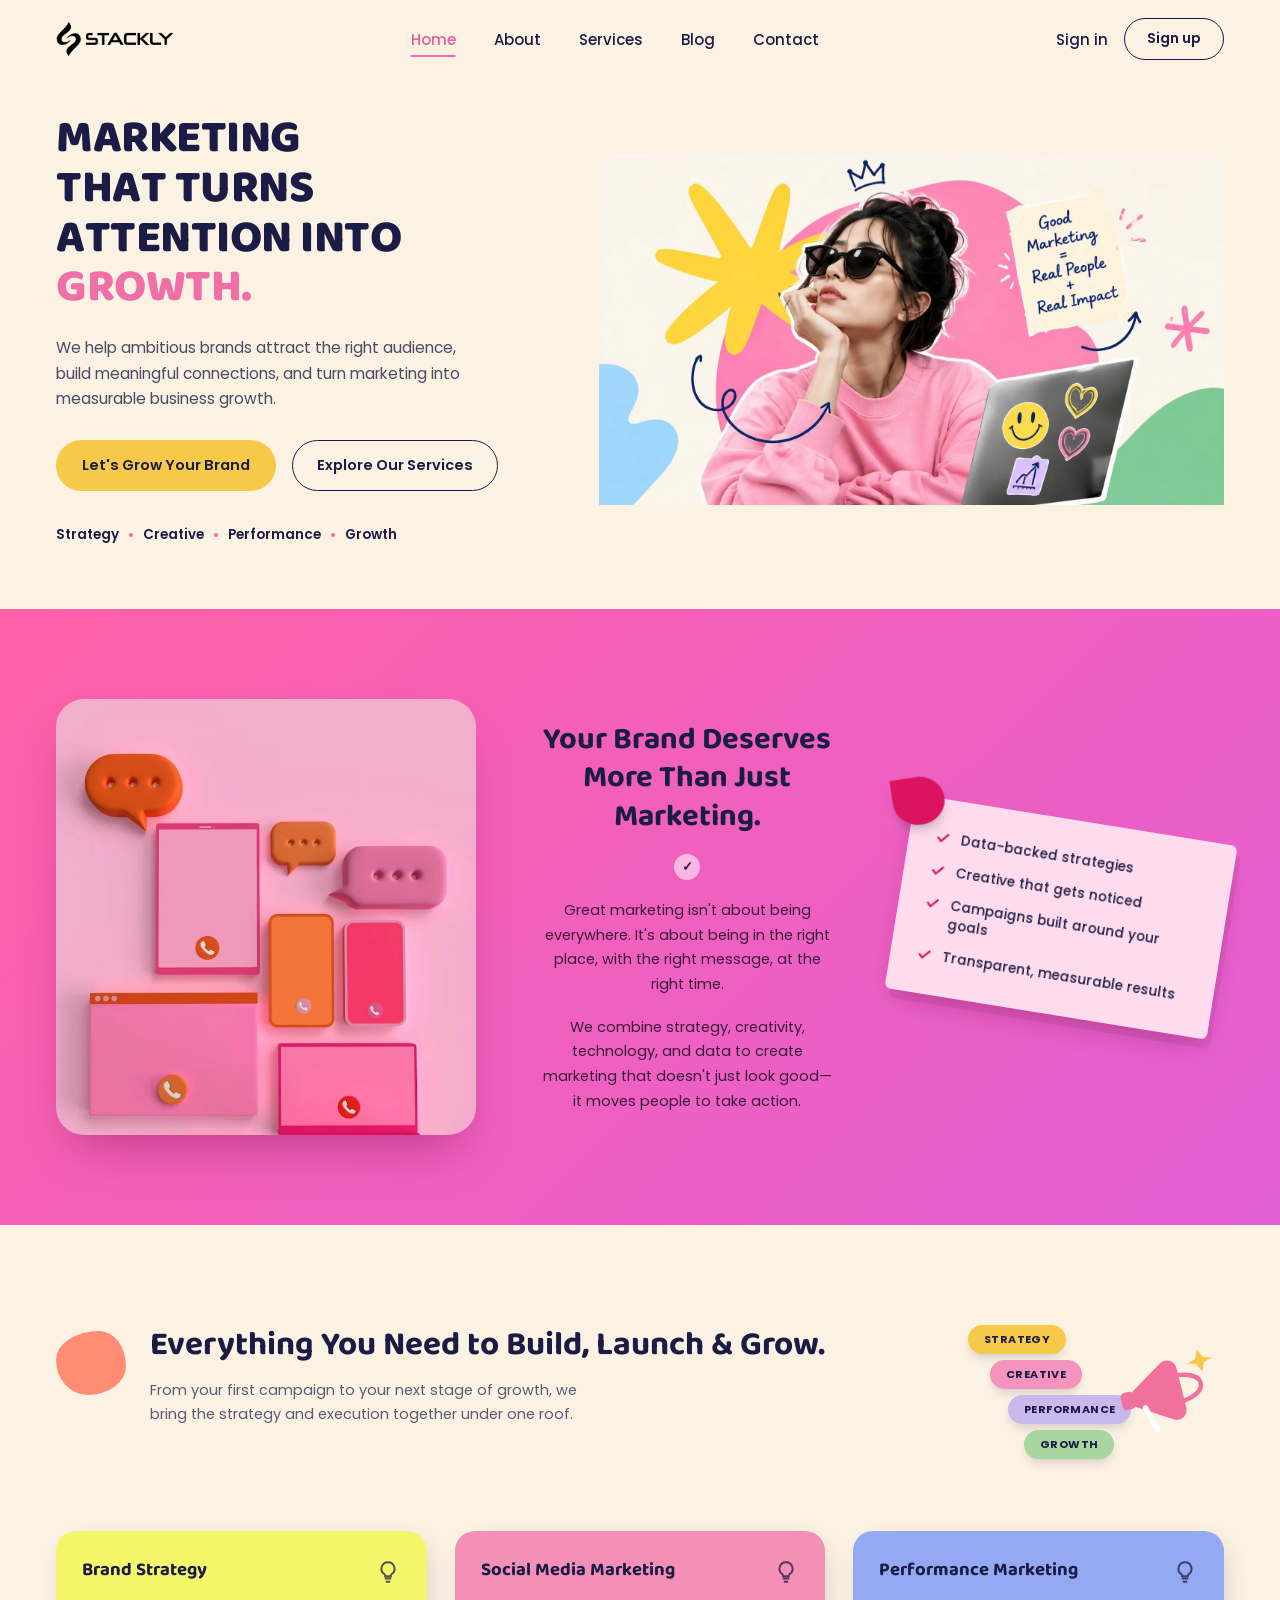
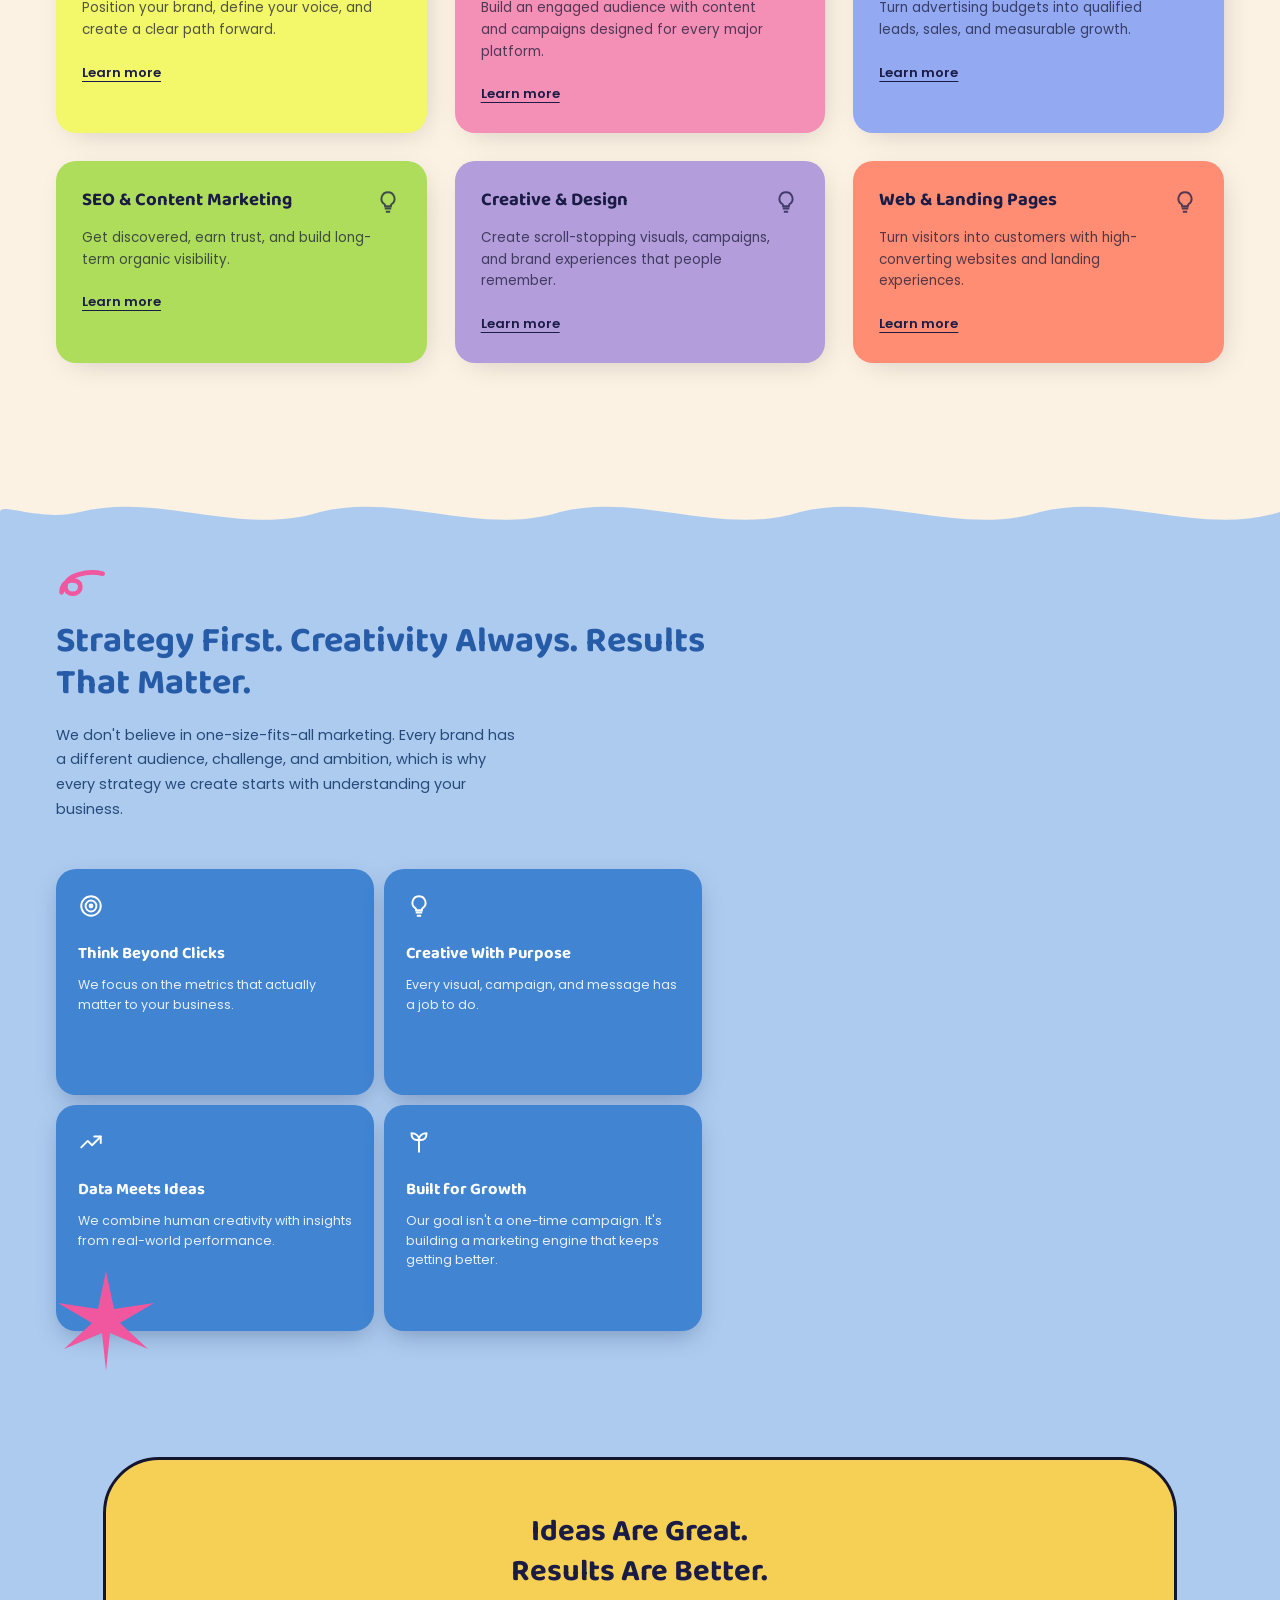
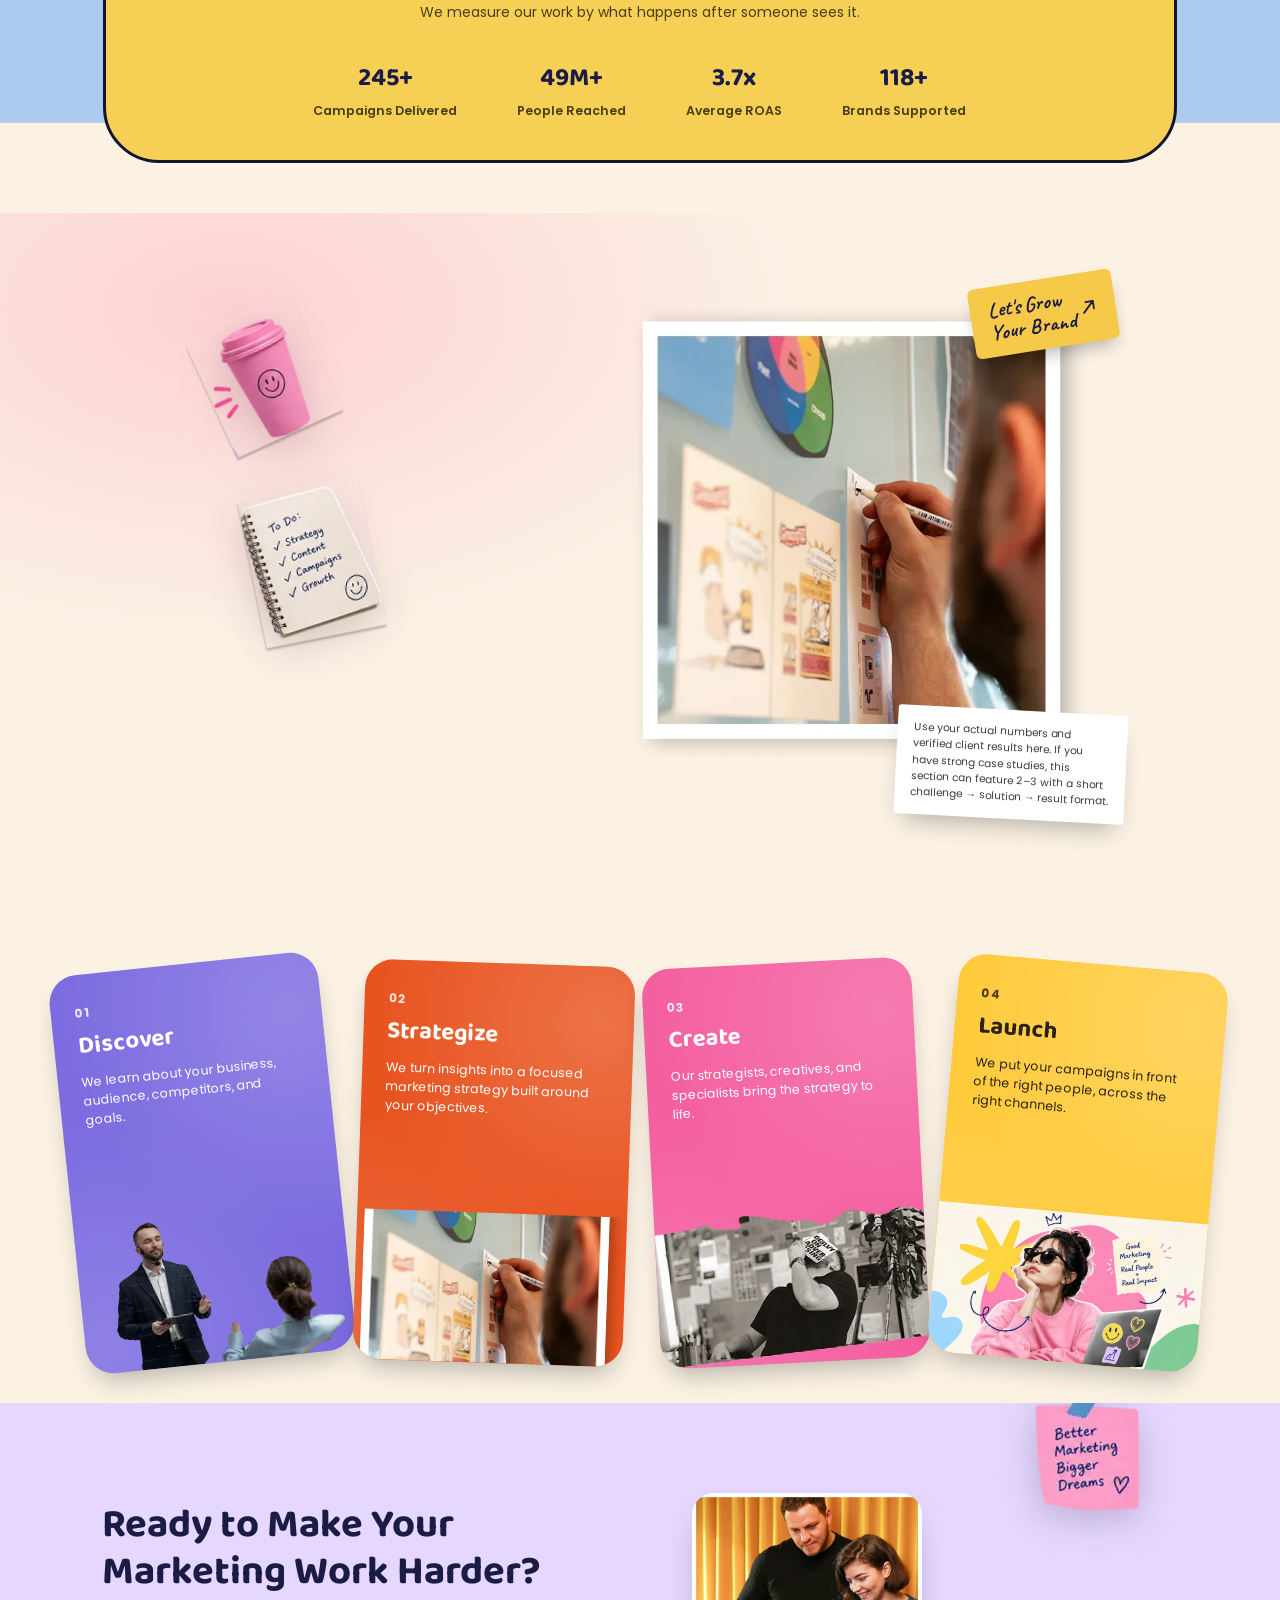
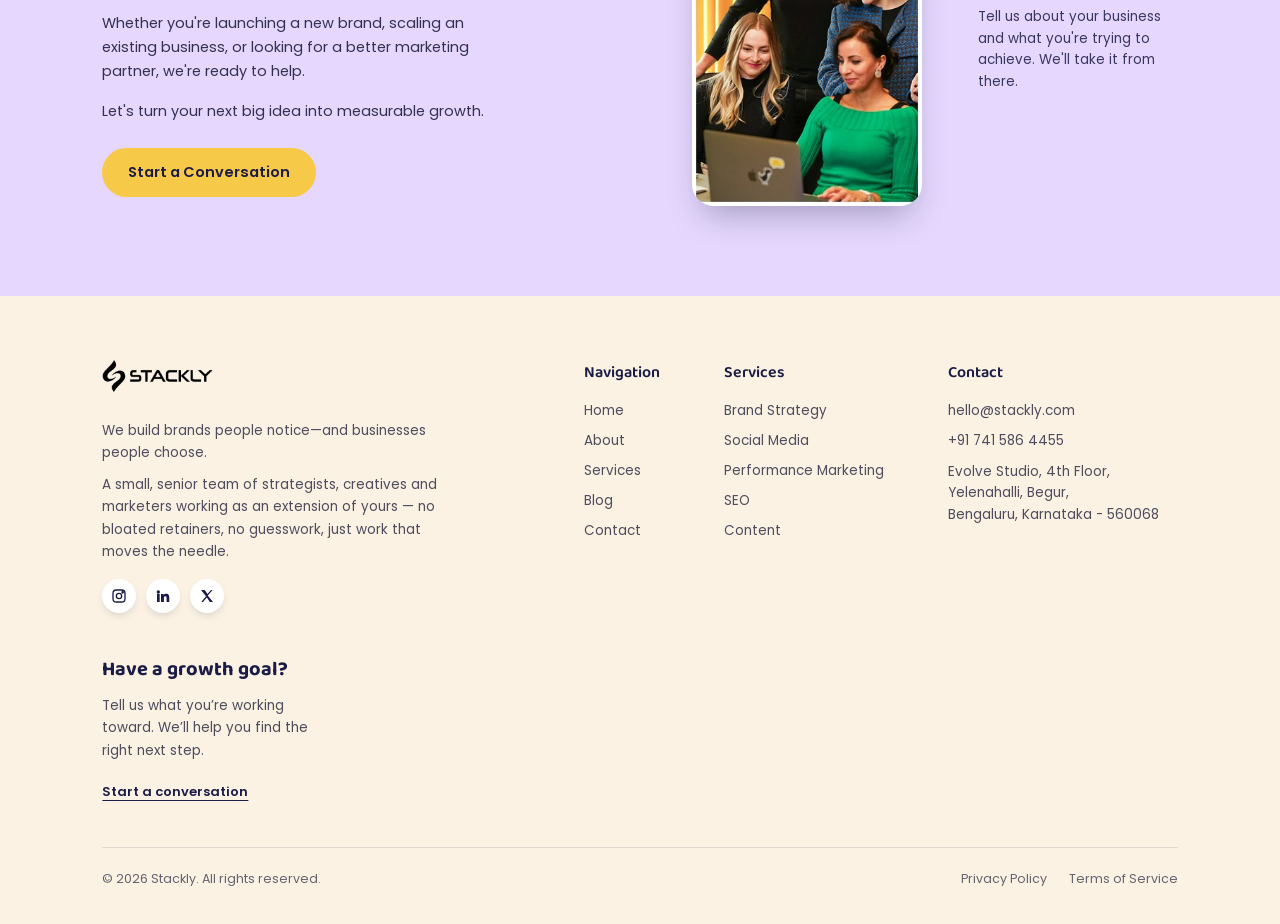
<file: index.html>
<!DOCTYPE html>
<html lang="en">
<head>
<meta charset="UTF-8">
<meta name="viewport" content="width=device-width, initial-scale=1.0, viewport-fit=cover">
<title>Stackly — Marketing that turns attention into growth</title>
<link rel="icon" href="assets/images/favicon.png" type="image/png">
<link rel="preconnect" href="https://fonts.googleapis.com">
<link rel="preconnect" href="https://fonts.gstatic.com" crossorigin>
<link href="https://fonts.googleapis.com/css2?family=Baloo+2:wght@500;600;700;800&family=Poppins:wght@400;500;600&family=Caveat:wght@600;700&family=Bowlby+One+SC&display=swap" rel="stylesheet">
<link rel="stylesheet" href="css/base.css">
<link rel="stylesheet" href="css/home.css">
<link rel="stylesheet" href="css/preloader.css">
<script src="js/main.js" defer></script>
<script src="js/home.js" defer></script>
<script src="js/preloader.js" defer></script>
</head>
<body data-page="home">

<div id="preloader" aria-hidden="true">
  <div class="pl-mark"><img src="assets/images/logo-black.webp" alt=""></div>
  <div class="pl-word">STACKLY</div>
  <div class="pl-bar"></div>
</div> 

<div data-include="header"></div>

<section class="hero">
  <div class="hero-copy">
    <h1>
      <span class="line"><span class="inner letters" id="l1">MARKETING</span></span>
      <span class="line"><span class="inner letters" id="l2">THAT TURNS</span></span>
      <span class="line"><span class="inner letters" id="l3">ATTENTION INTO</span></span>
      <span class="line pop"><span class="inner growth letters" id="l4">GROWTH.</span></span>
    </h1>
    <p>We help ambitious brands attract the right audience, build meaningful connections, and turn marketing into measurable business growth.</p>
    <div class="cta-row">
      <button class="btn-primary" data-href="contact.html">Let's Grow Your Brand</button>
      <button class="btn-outline" data-href="services.html">Explore Our Services</button>
    </div>
    <div class="tagline">
      <span>Strategy</span><span class="dot"></span>
      <span>Creative</span><span class="dot"></span>
      <span>Performance</span><span class="dot"></span>
      <span>Growth</span>
    </div>
  </div>

  <div class="hero-art">
    <div class="art-stage" id="artStage">
      <img class="hero-img" src="assets/images/home-marketing-that-turns-attention.webp" alt="Marketing that turns attention into growth — illustrated collage">
    </div>
  </div>
</section>

<section class="brand-more" id="brandMore">
  <div class="bm-wrap">
    <div class="bm-image">
      <img src="assets/images/home-3d-illustration-of-chat.webp" alt="3D illustration of chat and communication icons">
    </div>

    <div class="bm-copy">
      <h2 id="bmHeading">Your Brand Deserves More Than Just Marketing.</h2>
      <div class="bm-check">✓</div>
      <p>Great marketing isn't about being everywhere. It's about being in the right place, with the right message, at the right time.</p>
      <p>We combine strategy, creativity, technology, and data to create marketing that doesn't just look good—it moves people to take action.</p>
    </div>

    <div class="bm-note">
      <div class="bm-flag"></div>
      <ul>
        <li><span class="tick"><svg viewBox="0 0 20 20" fill="none" stroke="currentColor" stroke-width="2.4" stroke-linecap="round" stroke-linejoin="round"><path d="M4 10l4 4 8-9"/></svg></span>Data-backed strategies</li>
        <li><span class="tick"><svg viewBox="0 0 20 20" fill="none" stroke="currentColor" stroke-width="2.4" stroke-linecap="round" stroke-linejoin="round"><path d="M4 10l4 4 8-9"/></svg></span>Creative that gets noticed</li>
        <li><span class="tick"><svg viewBox="0 0 20 20" fill="none" stroke="currentColor" stroke-width="2.4" stroke-linecap="round" stroke-linejoin="round"><path d="M4 10l4 4 8-9"/></svg></span>Campaigns built around your goals</li>
        <li><span class="tick"><svg viewBox="0 0 20 20" fill="none" stroke="currentColor" stroke-width="2.4" stroke-linecap="round" stroke-linejoin="round"><path d="M4 10l4 4 8-9"/></svg></span>Transparent, measurable results</li>
      </ul>
    </div>
  </div>
</section>

<section class="build-section" id="buildSection">
  <div class="build-wrap">
    <div class="build-intro">
      <div class="intro-left">
        <div class="intro-blob"></div>
        <div class="intro-text">
          <h2 id="buildHeading">Everything You Need to Build, Launch &amp; Grow.</h2>
          <p>From your first campaign to your next stage of growth, we bring the strategy and execution together under one roof.</p>
        </div>
      </div>

      <div class="intro-megaphone">
        <div class="tag-stack">
          <span class="tag tag-strategy">STRATEGY</span>
          <span class="tag tag-creative">CREATIVE</span>
          <span class="tag tag-performance">PERFORMANCE</span>
          <span class="tag tag-growth">GROWTH</span>
        </div>
        <svg class="megaphone" viewBox="0 0 100 100" fill="none">
          <path d="M20 44 L52 24 C58 20 66 24 66 32 L66 68 C66 76 58 80 52 76 L20 56 Z" fill="currentColor"/>
          <rect x="10" y="42" width="12" height="16" rx="4" fill="currentColor"/>
          <path d="M66 38 C78 40 84 44 84 50 C84 56 78 60 66 62" stroke="currentColor" stroke-width="4" fill="none" stroke-linecap="round"/>
          <path d="M30 60 L36 82" stroke="#fff" stroke-width="5" stroke-linecap="round"/>
          <g class="spark">
            <path d="M88 20 L92 28 L100 30 L92 32 L88 40 L84 32 L76 30 L84 28 Z" fill="#F7C948"/>
          </g>
        </svg>
      </div>
    </div>

    <div class="cards-grid">
      <div class="service-card card-yellow">
        <div class="card-top">
          <h3>Brand Strategy</h3>
          <svg class="card-bulb" viewBox="0 0 24 24" fill="none" stroke="currentColor" stroke-width="1.8"><path d="M9 18h6M10 21h4M12 3a6 6 0 0 0-3.5 10.9c.5.4.8 1 .8 1.6v.5h5.4v-.5c0-.6.3-1.2.8-1.6A6 6 0 0 0 12 3Z"/></svg>
        </div>
        <p>Position your brand, define your voice, and create a clear path forward.</p>
        <button class="card-link" type="button" data-href="404.html">Learn more</button>
      </div>

      <div class="service-card card-pink">
        <div class="card-top">
          <h3>Social Media Marketing</h3>
          <svg class="card-bulb" viewBox="0 0 24 24" fill="none" stroke="currentColor" stroke-width="1.8"><path d="M9 18h6M10 21h4M12 3a6 6 0 0 0-3.5 10.9c.5.4.8 1 .8 1.6v.5h5.4v-.5c0-.6.3-1.2.8-1.6A6 6 0 0 0 12 3Z"/></svg>
        </div>
        <p>Build an engaged audience with content and campaigns designed for every major platform.</p>
        <button class="card-link" type="button" data-href="404.html">Learn more</button>
      </div>

      <div class="service-card card-blue">
        <div class="card-top">
          <h3>Performance Marketing</h3>
          <svg class="card-bulb" viewBox="0 0 24 24" fill="none" stroke="currentColor" stroke-width="1.8"><path d="M9 18h6M10 21h4M12 3a6 6 0 0 0-3.5 10.9c.5.4.8 1 .8 1.6v.5h5.4v-.5c0-.6.3-1.2.8-1.6A6 6 0 0 0 12 3Z"/></svg>
        </div>
        <p>Turn advertising budgets into qualified leads, sales, and measurable growth.</p>
        <button class="card-link" type="button" data-href="404.html">Learn more</button>
      </div>

      <div class="service-card card-green">
        <div class="card-top">
          <h3>SEO &amp; Content Marketing</h3>
          <svg class="card-bulb" viewBox="0 0 24 24" fill="none" stroke="currentColor" stroke-width="1.8"><path d="M9 18h6M10 21h4M12 3a6 6 0 0 0-3.5 10.9c.5.4.8 1 .8 1.6v.5h5.4v-.5c0-.6.3-1.2.8-1.6A6 6 0 0 0 12 3Z"/></svg>
        </div>
        <p>Get discovered, earn trust, and build long-term organic visibility.</p>
        <button class="card-link" type="button" data-href="404.html">Learn more</button>
      </div>

      <div class="service-card card-purple">
        <div class="card-top">
          <h3>Creative &amp; Design</h3>
          <svg class="card-bulb" viewBox="0 0 24 24" fill="none" stroke="currentColor" stroke-width="1.8"><path d="M9 18h6M10 21h4M12 3a6 6 0 0 0-3.5 10.9c.5.4.8 1 .8 1.6v.5h5.4v-.5c0-.6.3-1.2.8-1.6A6 6 0 0 0 12 3Z"/></svg>
        </div>
        <p>Create scroll-stopping visuals, campaigns, and brand experiences that people remember.</p>
        <button class="card-link" type="button" data-href="404.html">Learn more</button>
      </div>

      <div class="service-card card-orange">
        <div class="card-top">
          <h3>Web &amp; Landing Pages</h3>
          <svg class="card-bulb" viewBox="0 0 24 24" fill="none" stroke="currentColor" stroke-width="1.8"><path d="M9 18h6M10 21h4M12 3a6 6 0 0 0-3.5 10.9c.5.4.8 1 .8 1.6v.5h5.4v-.5c0-.6.3-1.2.8-1.6A6 6 0 0 0 12 3Z"/></svg>
        </div>
        <p>Turn visitors into customers with high-converting websites and landing experiences.</p>
        <button class="card-link" type="button" data-href="404.html">Learn more</button>
      </div>
    </div>
  </div>
</section>

<section class="strategy-section" id="strategySection">
  <svg class="wave-top" viewBox="0 0 1600 60" preserveAspectRatio="none">
    <path d="M0,0 L1600,0 L1600,30 C1500,55 1400,10 1300,30 C1200,55 1100,10 1000,30 C900,55 800,10 700,30 C600,55 500,10 400,30 C300,55 200,10 100,30 C50,40 0,20 0,30 Z" fill="#FBF2E4"/>
  </svg>

  <div class="strategy-wrap">
    <div class="strategy-row">
      <div class="strategy-copy">
        <svg class="squiggle-icon" viewBox="0 0 60 40" fill="none" stroke="currentColor" stroke-width="5" stroke-linecap="round">
          <path d="M6 30 C6 14 26 14 26 24 C26 34 10 34 10 24 C10 12 34 6 50 10"/>
        </svg>
        <h2 id="strategyHeading">Strategy First. Creativity Always. Results That Matter.</h2>
        <p>We don't believe in one-size-fits-all marketing. Every brand has a different audience, challenge, and ambition, which is why every strategy we create starts with understanding your business.</p>
      </div>

      <div class="strategy-cards">
        <div class="s-card">
          <svg class="s-icon" viewBox="0 0 24 24" fill="none" stroke="currentColor" stroke-width="1.8"><circle cx="12" cy="12" r="9"/><circle cx="12" cy="12" r="5"/><circle cx="12" cy="12" r="1.3" fill="currentColor"/></svg>
          <h3>Think Beyond Clicks</h3>
          <p>We focus on the metrics that actually matter to your business.</p>
        </div>
        <div class="s-card">
          <svg class="s-icon" viewBox="0 0 24 24" fill="none" stroke="currentColor" stroke-width="1.8"><path d="M9 18h6M10 21h4M12 3a6 6 0 0 0-3.5 10.9c.5.4.8 1 .8 1.6v.5h5.4v-.5c0-.6.3-1.2.8-1.6A6 6 0 0 0 12 3Z"/></svg>
          <h3>Creative With Purpose</h3>
          <p>Every visual, campaign, and message has a job to do.</p>
        </div>
        <div class="s-card">
          <svg class="s-icon" viewBox="0 0 24 24" fill="none" stroke="currentColor" stroke-width="1.8" stroke-linecap="round" stroke-linejoin="round"><path d="M3 17l6-6 4 4 8-8"/><path d="M15 7h6v6"/></svg>
          <h3>Data Meets Ideas</h3>
          <p>We combine human creativity with insights from real-world performance.</p>
        </div>
        <div class="s-card">
          <svg class="s-icon" viewBox="0 0 24 24" fill="none" stroke="currentColor" stroke-width="1.8" stroke-linecap="round" stroke-linejoin="round"><path d="M12 21V10M12 10C12 6 9 4 5 4c0 4 2 7 7 6ZM12 10c0-4 3-6 7-6 0 4-2 7-7 6Z"/></svg>
          <h3>Built for Growth</h3>
          <p>Our goal isn't a one-time campaign. It's building a marketing engine that keeps getting better.</p>
        </div>
      </div>
    </div>

    <svg class="star-decor" viewBox="0 0 100 100" fill="currentColor">
      <path d="M50 0 L58 38 L98 32 L64 52 L92 78 L54 62 L50 100 L46 62 L8 78 L36 52 L2 32 L42 38 Z"/>
    </svg>
  </div>

  <div class="stats-banner">
    <h3>Ideas Are Great.<br>Results Are Better.</h3>
    <p>We measure our work by what happens after someone sees it.</p>
    <div class="stats-row">
      <div class="stat"><strong data-count="250" data-suffix="+">0</strong><span>Campaigns Delivered</span></div>
      <div class="stat"><strong data-count="50" data-suffix="M+">0</strong><span>People Reached</span></div>
      <div class="stat"><strong data-count="3.8" data-suffix="x">0</strong><span>Average ROAS</span></div>
      <div class="stat"><strong data-count="120" data-suffix="+">0</strong><span>Brands Supported</span></div>
    </div>
  </div>
</section>

<section class="journey-section" id="journeySection">
  <div class="collage-wrap">
    <img class="collage-coffee" src="assets/images/home-coffee-cup-sticker.webp" alt="Coffee cup sticker">
    <img class="collage-notebook" src="assets/images/home-to-do-notebook-sticker.webp" alt="To-do notebook sticker">
    <div class="collage-photo-wrap">
      <img class="collage-photo" src="assets/images/home-team-planning-a-campaign.webp" alt="Team planning a campaign on a whiteboard">
      <div class="sticky-grow">Let's Grow<br>Your Brand
        <svg viewBox="0 0 24 24" fill="none" stroke="currentColor" stroke-width="2.4" stroke-linecap="round" stroke-linejoin="round"><path d="M5 19L19 5M19 5H9M19 5v10"/></svg>
      </div>
      <div class="note-card">Use your actual numbers and verified client results here. If you have strong case studies, this section can feature 2–3 with a short challenge → solution → result format.</div>
    </div>
  </div>

  <div class="process-row">
    <div class="proc-card" style="--rot:-6deg;--bg:#7c6ce0">
      <div class="proc-content">
        <span class="proc-num">01</span>
        <h3>Discover</h3>
        <p>We learn about your business, audience, competitors, and goals.</p>
      </div>
      <div class="proc-photo"><img src="assets/images/home-consultant-presenting-to-a.webp" alt="Consultant presenting to a client"></div>
    </div>
    <div class="proc-card" style="--rot:2deg;--bg:#e8531f">
      <div class="proc-content">
        <span class="proc-num">02</span>
        <h3>Strategize</h3>
        <p>We turn insights into a focused marketing strategy built around your objectives.</p>
      </div>
      <div class="proc-photo"><img src="assets/images/home-team-planning-a-campaign.webp" alt="Team planning a marketing campaign"></div>
    </div>
    <div class="proc-card" style="--rot:-3deg;--bg:#f45fa0">
      <div class="proc-content">
        <span class="proc-num">03</span>
        <h3>Create</h3>
        <p>Our strategists, creatives, and specialists bring the strategy to life.</p>
      </div>
      <div class="proc-photo"><img src="assets/images/home-designer-pinning-creative-concepts.webp" alt="Designer pinning creative concepts to a board"></div>
    </div>
    <div class="proc-card dark-text" style="--rot:5deg;--bg:#ffcb3d">
      <div class="proc-content">
        <span class="proc-num">04</span>
        <h3>Launch</h3>
        <p>We put your campaigns in front of the right people, across the right channels.</p>
      </div>
      <div class="proc-photo"><img src="assets/images/home-marketing-that-turns-attention.webp" alt="Illustration of a marketing campaign reaching its audience"></div>
    </div>
  </div>
</section>

<section class="cta-section" id="ctaSection">
  <div class="cta-sticky"><img src="assets/images/home-sticky-note-better-marketing.webp" alt="Sticky note: Better Marketing, Bigger Dreams"></div>
  <div class="cta-inner">
    <div class="cta-left">
      <h2>Ready to Make Your Marketing Work Harder?</h2>
      <p>Whether you're launching a new brand, scaling an existing business, or looking for a better marketing partner, we're ready to help.</p>
      <p>Let's turn your next big idea into measurable growth.</p>
      <button class="btn-primary" data-href="contact.html">Start a Conversation</button>
    </div>
    <div class="cta-photo"><img src="assets/images/home-team-collaborating-around-a.webp" alt="Team collaborating around a laptop"></div>
    <p class="cta-note">Tell us about your business and what you're trying to achieve. We'll take it from there.</p>
  </div>
</section>

<div data-include="footer"></div>

</body>
</html>
</file>
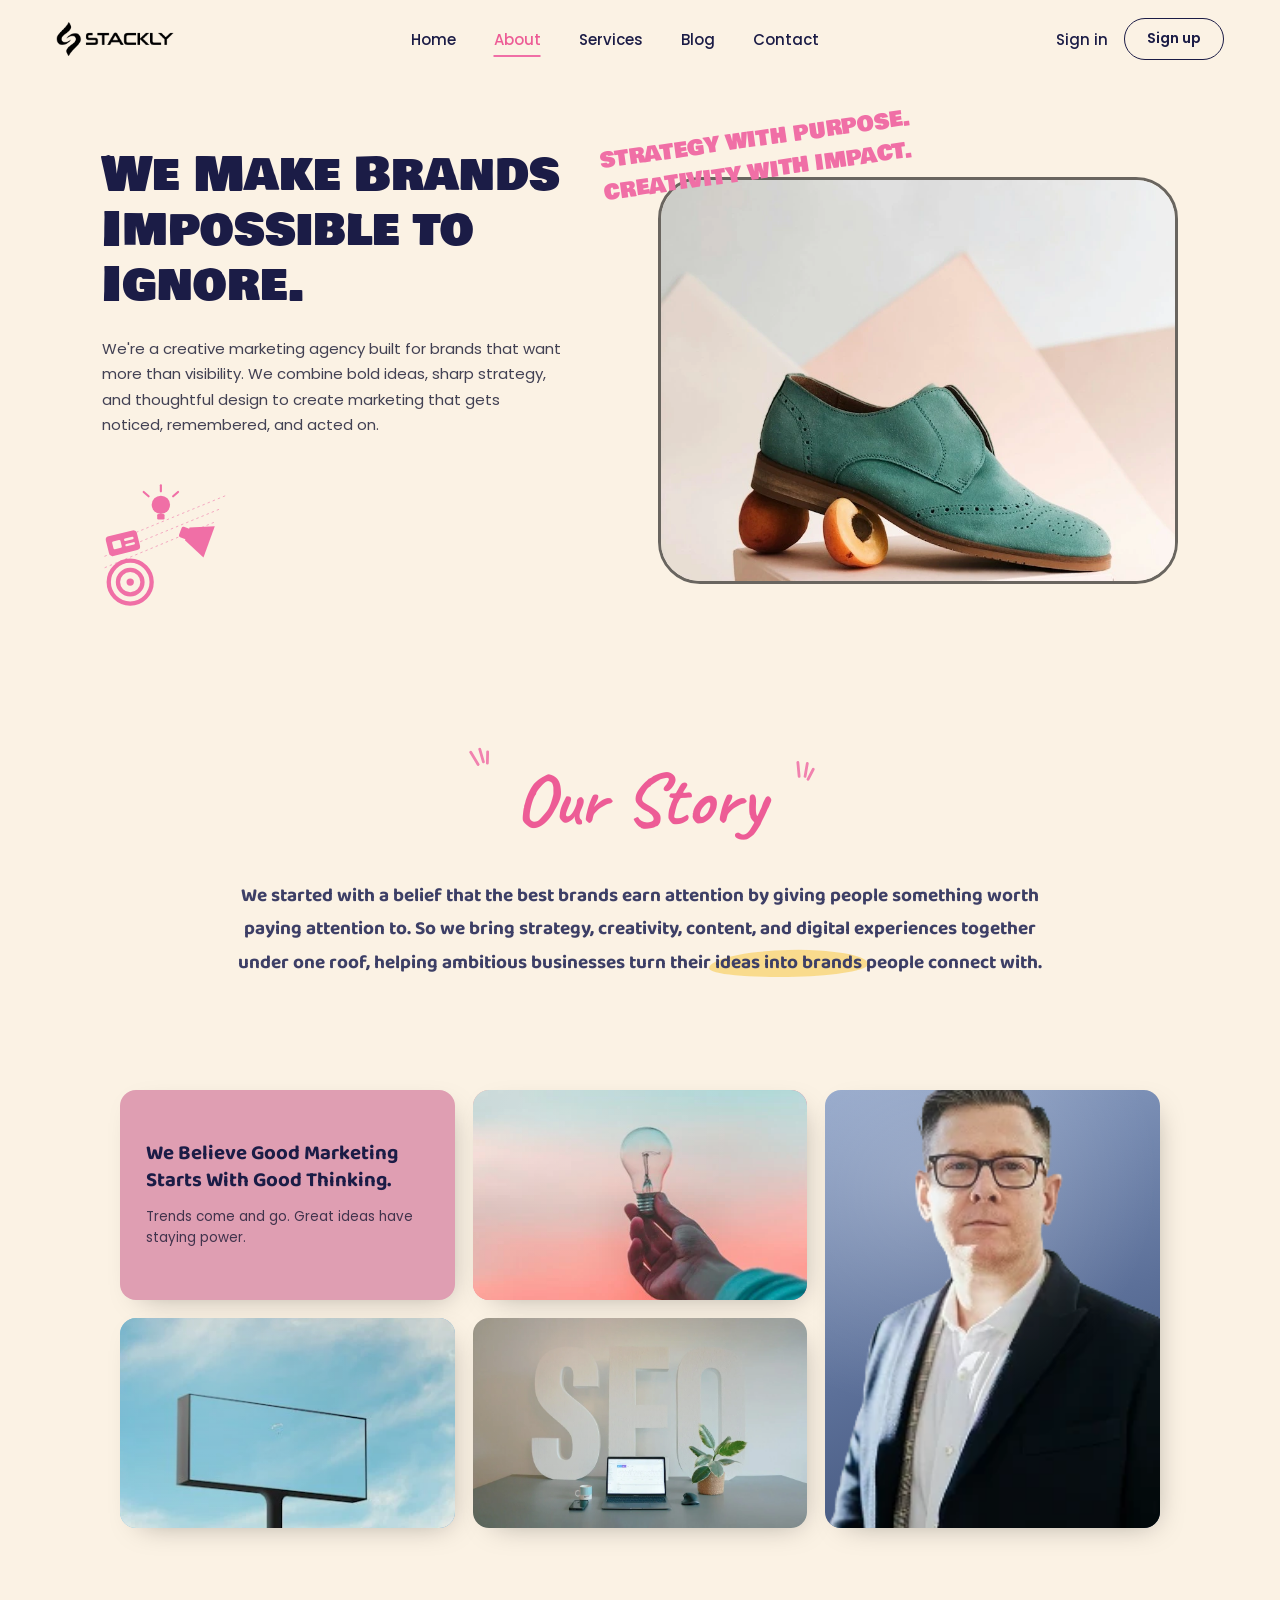
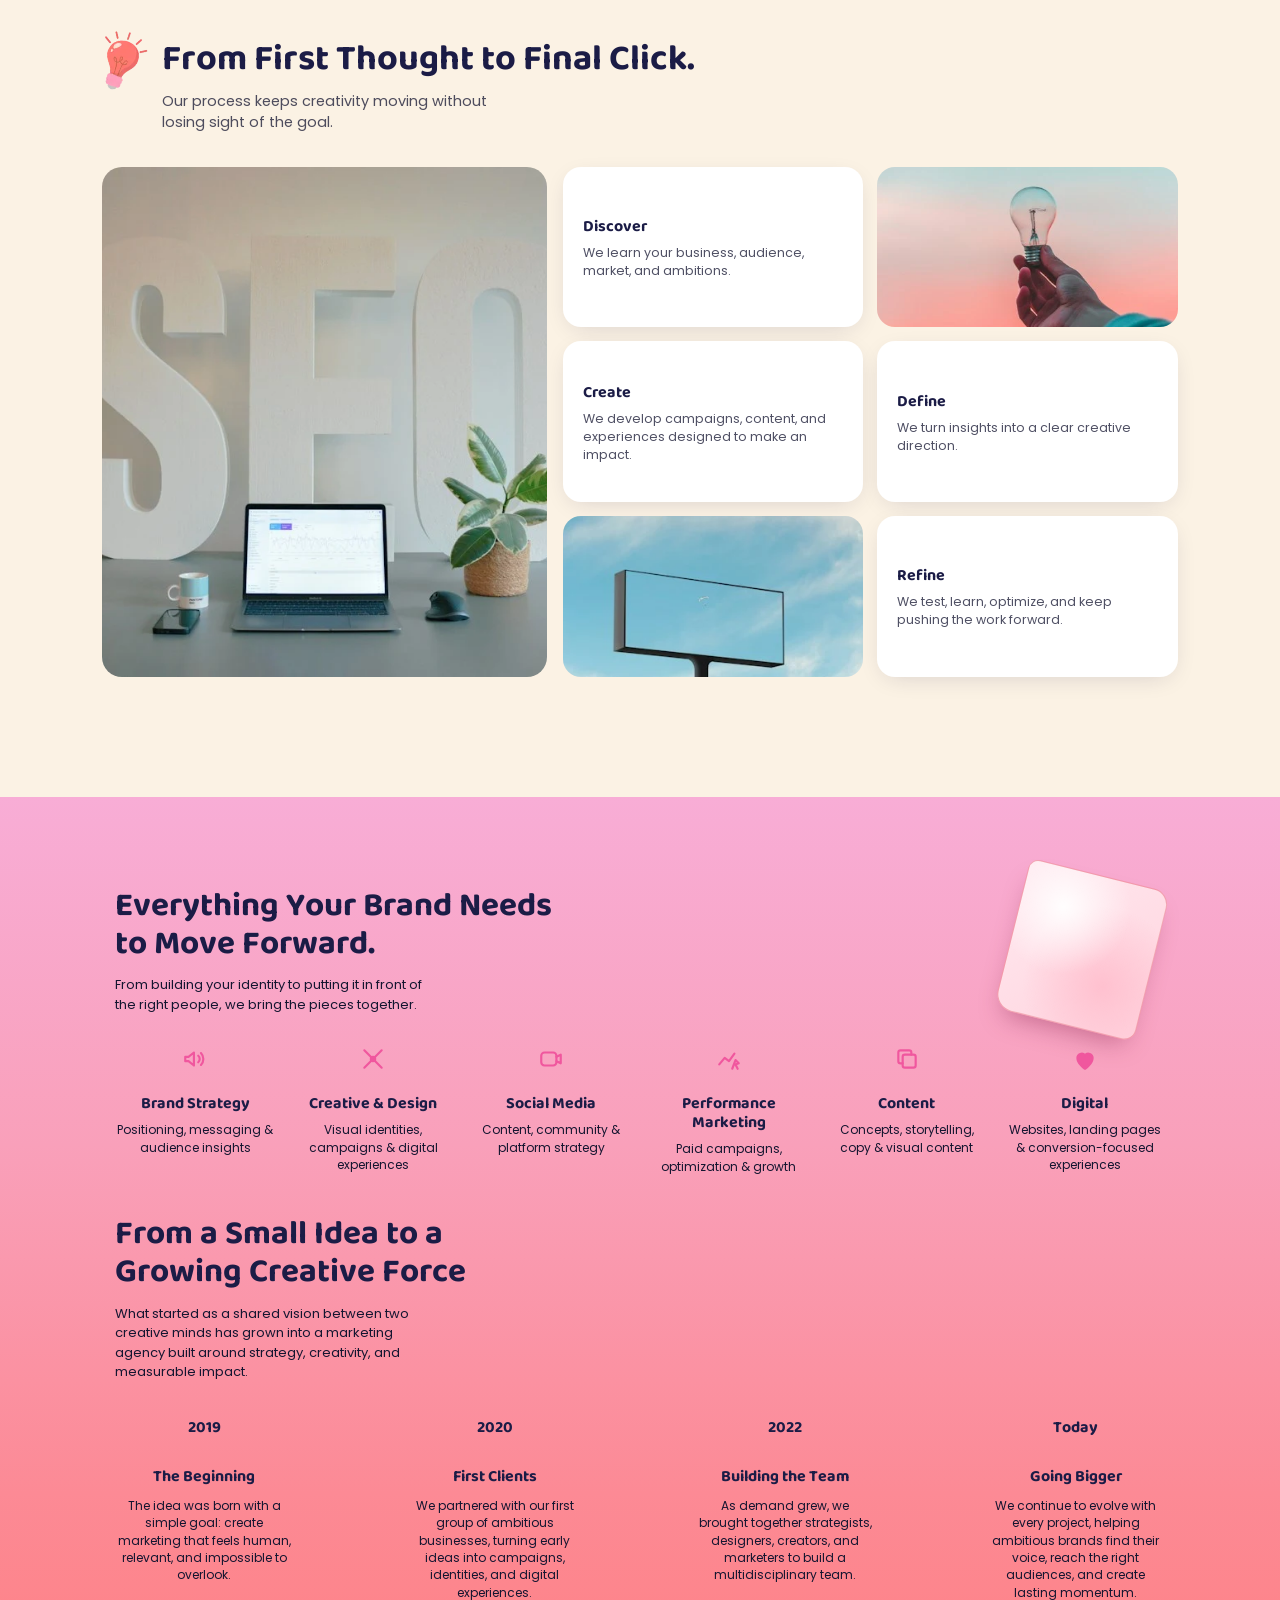
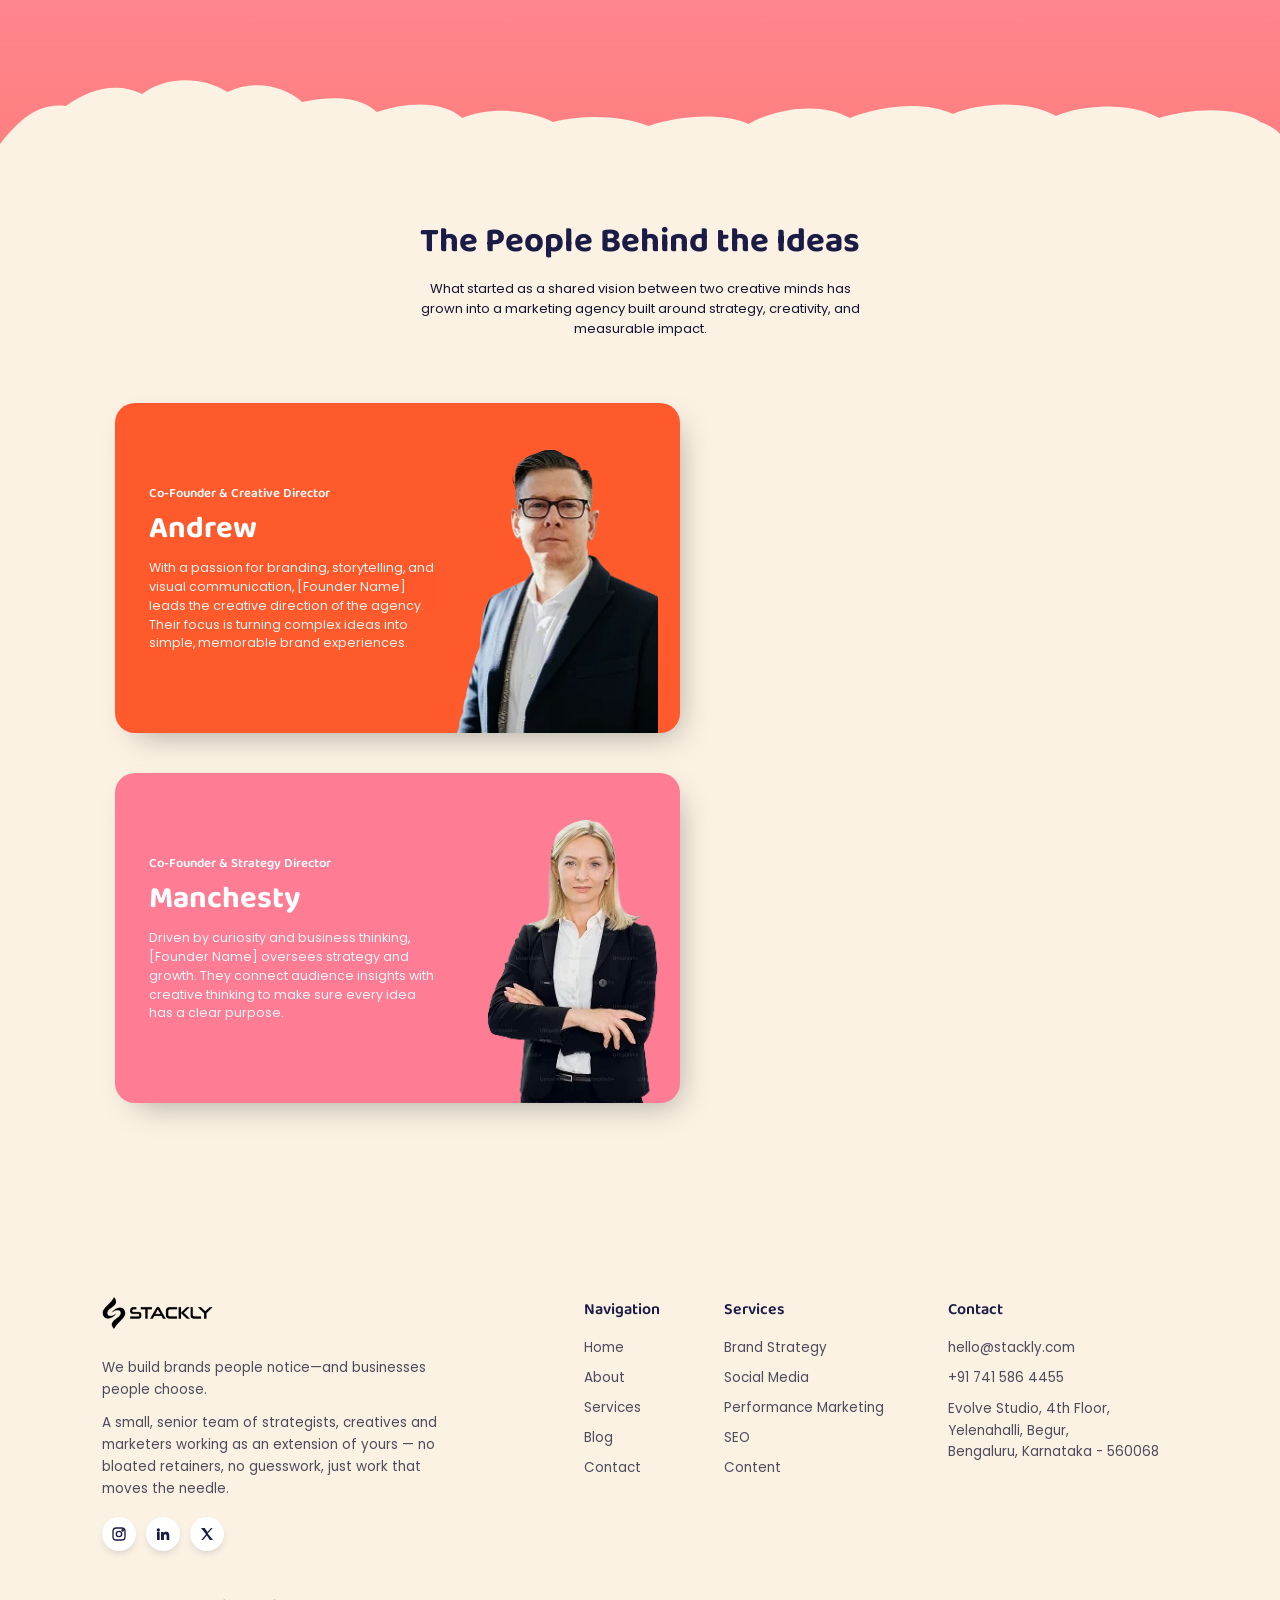
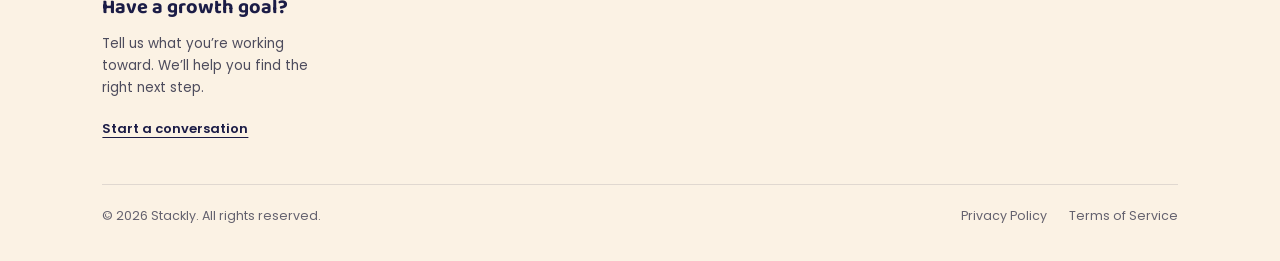
<file: about.html>
<!DOCTYPE html>
<html lang="en">
<head>
<meta charset="UTF-8">
<meta name="viewport" content="width=device-width, initial-scale=1.0, viewport-fit=cover">
<title>About — Stackly | Marketing that turns attention into growth</title>
<link rel="icon" href="assets/images/favicon.png" type="image/png">
<link rel="preconnect" href="https://fonts.googleapis.com">
<link rel="preconnect" href="https://fonts.gstatic.com" crossorigin>
<link href="https://fonts.googleapis.com/css2?family=Baloo+2:wght@500;600;700;800&family=Poppins:wght@400;500;600&family=Caveat:wght@600;700&family=Bowlby+One+SC&display=swap" rel="stylesheet">
<link rel="stylesheet" href="css/base.css">
<link rel="stylesheet" href="css/preloader.css">
<link rel="stylesheet" href="css/about.css">
<script src="js/main.js" defer></script>
<script src="js/about.js" defer></script>
<script src="js/preloader.js" defer></script>
</head>
<body data-page="about">

<div data-include="header"></div>

<section class="about-hero" id="aboutHero">
  <div class="about-hero-row">
    <div class="about-hero-text">
      <h1>We Make Brands Impossible to Ignore.</h1>
      <p>We're a creative marketing agency built for brands that want more than visibility. We combine bold ideas, sharp strategy, and thoughtful design to create marketing that gets noticed, remembered, and acted on.</p>
      <svg class="about-hero-doodle" viewBox="0 0 212 200" fill="none" xmlns="http://www.w3.org/2000/svg">
        <g stroke="#F06FA6" stroke-width="1.5" stroke-dasharray="4 5" opacity=".6">
          <line x1="14" y1="96" x2="204" y2="18"/>
          <line x1="4" y1="118" x2="194" y2="40"/>
          <line x1="-4" y1="140" x2="184" y2="62"/>
        </g>
        <g fill="#F06FA6">
          <circle cx="96" cy="34" r="15"/>
          <rect x="90" y="49" width="12" height="9" rx="2"/>
        </g>
        <g stroke="#F06FA6" stroke-width="3.5" stroke-linecap="round">
          <line x1="96" y1="2" x2="96" y2="12"/>
          <line x1="68" y1="13" x2="76" y2="20"/>
          <line x1="124" y1="13" x2="116" y2="20"/>
        </g>
        <g transform="rotate(-14 34 96)">
          <rect x="8" y="80" width="52" height="33" rx="6" fill="#F06FA6"/>
          <rect x="17" y="90" width="14" height="13" rx="2" fill="#FBF2E4"/>
          <rect x="37" y="90" width="16" height="4" rx="2" fill="#FBF2E4"/>
          <rect x="37" y="99" width="16" height="4" rx="2" fill="#FBF2E4"/>
        </g>
        <g transform="rotate(20 160 88)">
          <path d="M138 78 L176 62 L176 116 L138 100 Z" fill="#F06FA6"/>
          <rect x="126" y="80" width="14" height="18" rx="3" fill="#F06FA6"/>
        </g>
        <g>
          <circle cx="46" cy="160" r="35" stroke="#F06FA6" stroke-width="7"/>
          <circle cx="46" cy="160" r="20" stroke="#F06FA6" stroke-width="7"/>
          <circle cx="46" cy="160" r="6" fill="#F06FA6"/>
        </g>
      </svg>
    </div>
    <div class="about-hero-media">
      <div class="about-hero-tag">STRATEGY WITH PURPOSE.<br>CREATIVITY WITH IMPACT.</div>
      <div class="about-hero-photo">
        <img src="assets/images/about-teal-suede-shoe-styled.webp" alt="Teal suede shoe styled with peaches on a pastel geometric set, representing bold creative work">
      </div>
    </div>
  </div>
</section>

<section class="our-story-section" id="ourStory">
  <h2 class="our-story-heading">
    <svg class="our-story-scribble left" viewBox="0 0 30 40" fill="none" xmlns="http://www.w3.org/2000/svg"><path d="M4 4L10 18M14 2L16 16M22 6L20 18" stroke="#F06FA6" stroke-width="3" stroke-linecap="round"/></svg>
    Our Story
    <svg class="our-story-scribble right" viewBox="0 0 30 40" fill="none" xmlns="http://www.w3.org/2000/svg"><path d="M4 4L10 18M14 2L16 16M22 6L20 18" stroke="#F06FA6" stroke-width="3" stroke-linecap="round"/></svg>
  </h2>
  <p>We started with a belief that the best brands earn attention by giving people something worth paying attention to. So we bring strategy, creativity, content, and digital experiences together under one roof, helping ambitious businesses turn their <mark>ideas into brands</mark> people connect with.</p>
</section>

<section class="beliefs-section" id="beliefsSection">
  <div class="beliefs-grid">
    <div class="belief-card pink belief-pink">
      <h3>We Believe Good Marketing Starts With Good Thinking.</h3>
      <p>Trends come and go. Great ideas have staying power.</p>
    </div>
    <div class="belief-photo warm belief-photo-can">
      <img src="assets/images/about-hand-holding-a-lightbulb.webp" alt="Hand holding a lightbulb against a sunset sky">
    </div>
    <div class="belief-photo cool belief-photo-beach">
      <img src="assets/images/about-blank-billboard-against-a.webp" alt="Blank billboard against a blue sky">
    </div>
    <div class="belief-photo belief-teal">
      <img src="assets/images/about-seo-letters-styled-on.webp" alt="SEO letters styled on a desk with a laptop and plant">
    </div>
    <div class="belief-photo dusk belief-photo-tall">
      <img src="assets/images/about-andrew-co-founder-and.webp" alt="Andrew, Stackly co-founder">
    </div>
  </div>
</section>

<section class="process-section" id="processSection">
  <div class="process-head">
    <img class="process-bulb" src="assets/images/about-bulb.webp" alt="">
    <div>
      <h2>From First Thought to Final Click.</h2>
      <p>Our process keeps creativity moving without losing sight of the goal.</p>
    </div>
  </div>
  <div class="process-body">
    <div class="process-photo-main"><img src="assets/images/about-seo-letters-styled-on.webp" alt="SEO letters styled on a desk with a laptop and plant"></div>
    <div class="process-steps">
      <div class="process-step text">
        <h3>Discover</h3>
        <p>We learn your business, audience, market, and ambitions.</p>
      </div>
      <div class="process-step img"><img src="assets/images/about-hand-holding-a-lightbulb.webp" alt="Hand holding a lightbulb against a sunset sky"></div>
      <div class="process-step text">
        <h3>Create</h3>
        <p>We develop campaigns, content, and experiences designed to make an impact.</p>
      </div>
      <div class="process-step text">
        <h3>Define</h3>
        <p>We turn insights into a clear creative direction.</p>
      </div>
      <div class="process-step img"><img src="assets/images/about-blank-billboard-against-a.webp" alt="Blank billboard against a blue sky"></div>
      <div class="process-step text">
        <h3>Refine</h3>
        <p>We test, learn, optimize, and keep pushing the work forward.</p>
      </div>
    </div>
  </div>
</section>

<section class="journey-band" id="journeyBand">
  <div class="jb-inner">
    <div class="jb-paper" aria-hidden="true"></div>

    <div class="jb-block">
      <div class="jb-head">
        <h2>Everything Your Brand Needs to Move Forward.</h2>
        <p>From building your identity to putting it in front of the right people, we bring the pieces together.</p>
      </div>
      <div class="svc-row">
        <div class="svc-col"><svg class="svc-ico" viewBox="0 0 24 24" fill="none" stroke="currentColor" stroke-width="2" stroke-linecap="round" stroke-linejoin="round"><path d="M3 10v4h3l5 4V6L6 10H3Z"/><path d="M15 9a4 4 0 0 1 0 6M17.5 6.5a8 8 0 0 1 0 11"/></svg><h3>Brand Strategy</h3><p>Positioning, messaging &amp; audience insights</p></div>
        <div class="svc-col"><svg class="svc-ico" viewBox="0 0 24 24" fill="none" stroke="currentColor" stroke-width="2" stroke-linecap="round" stroke-linejoin="round"><path d="M4 20 20 4M4 4l16 16"/><circle cx="12" cy="12" r="2" fill="currentColor"/></svg><h3>Creative &amp; Design</h3><p>Visual identities, campaigns &amp; digital experiences</p></div>
        <div class="svc-col"><svg class="svc-ico" viewBox="0 0 24 24" fill="none" stroke="currentColor" stroke-width="2" stroke-linecap="round" stroke-linejoin="round"><rect x="3" y="6" width="14" height="12" rx="3"/><path d="m17 10 4-2v8l-4-2"/></svg><h3>Social Media</h3><p>Content, community &amp; platform strategy</p></div>
        <div class="svc-col"><svg class="svc-ico" viewBox="0 0 24 24" fill="none" stroke="currentColor" stroke-width="2" stroke-linecap="round" stroke-linejoin="round"><path d="M3 17l5-6 4 3 5-7"/><path d="M15 21l3-8 3 3-3 1 2 4"/></svg><h3>Performance Marketing</h3><p>Paid campaigns, optimization &amp; growth</p></div>
        <div class="svc-col"><svg class="svc-ico" viewBox="0 0 24 24" fill="none" stroke="currentColor" stroke-width="2" stroke-linecap="round" stroke-linejoin="round"><rect x="8" y="8" width="12" height="12" rx="2"/><path d="M16 8V6a2 2 0 0 0-2-2H6a2 2 0 0 0-2 2v8a2 2 0 0 0 2 2h2"/></svg><h3>Content</h3><p>Concepts, storytelling, copy &amp; visual content</p></div>
        <div class="svc-col"><svg class="svc-ico" viewBox="0 0 24 24" fill="none" stroke="currentColor" stroke-width="2" stroke-linecap="round" stroke-linejoin="round"><path d="M12 21s-7-4.6-7-10a4 4 0 0 1 7-2.6A4 4 0 0 1 19 11c0 5.4-7 10-7 10Z" fill="currentColor"/></svg><h3>Digital</h3><p>Websites, landing pages &amp; conversion-focused experiences</p></div>
      </div>
    </div>

    <div class="jb-block">
      <div class="jb-head">
        <h2>From a Small Idea to a Growing Creative Force</h2>
        <p>What started as a shared vision between two creative minds has grown into a marketing agency built around strategy, creativity, and measurable impact.</p>
      </div>
      <div class="tl-row">
        <div class="tl-item"><span class="tl-year">2019</span><h3>The Beginning</h3><p>The idea was born with a simple goal: create marketing that feels human, relevant, and impossible to overlook.</p></div>
        <div class="tl-item"><span class="tl-year">2020</span><h3>First Clients</h3><p>We partnered with our first group of ambitious businesses, turning early ideas into campaigns, identities, and digital experiences.</p></div>
        <div class="tl-item"><span class="tl-year">2022</span><h3>Building the Team</h3><p>As demand grew, we brought together strategists, designers, creators, and marketers to build a multidisciplinary team.</p></div>
        <div class="tl-item"><span class="tl-year">Today</span><h3>Going Bigger</h3><p>We continue to evolve with every project, helping ambitious brands find their voice, reach the right audiences, and create lasting momentum.</p></div>
      </div>
    </div>
  </div>
  <svg class="jb-cloud" viewBox="0 0 1440 120" preserveAspectRatio="none"><path fill="#FBF2E4" d="M0,120 L0,72 C18,52 40,30 74,34 C96,20 128,8 160,22 C182,6 224,2 256,20 C282,8 318,12 340,30 C372,24 404,24 424,40 C456,30 498,28 520,46 C552,34 596,38 622,50 C658,42 700,44 730,54 C762,44 812,40 842,52 C874,36 924,30 956,46 C988,34 1040,28 1072,42 C1104,30 1156,28 1188,44 C1220,32 1272,30 1304,46 C1340,36 1392,34 1418,50 C1430,54 1436,58 1440,62 L1440,120 Z"/></svg>
</section>

<section class="team-section" id="teamSection">
  <div class="team-inner">
    <div class="team-head">
      <h2>The People Behind the Ideas</h2>
      <p>What started as a shared vision between two creative minds has grown into a marketing agency built around strategy, creativity, and measurable impact.</p>
    </div>
    <div class="team-row">
      <div class="team-card orange">
        <div class="team-copy">
          <span class="team-role">Co-Founder &amp; Creative Director</span>
          <h3 class="team-name">Andrew</h3>
          <p>With a passion for branding, storytelling, and visual communication, [Founder Name] leads the creative direction of the agency. Their focus is turning complex ideas into simple, memorable brand experiences.</p>
        </div>
        <img class="team-photo" src="assets/images/about-andrew-co-founder-and.webp" alt="Andrew, Co-Founder and Creative Director">
      </div>
      <div class="team-card rose">
        <div class="team-copy">
          <span class="team-role">Co-Founder &amp; Strategy Director</span>
          <h3 class="team-name">Manchesty</h3>
          <p>Driven by curiosity and business thinking, [Founder Name] oversees strategy and growth. They connect audience insights with creative thinking to make sure every idea has a clear purpose.</p>
        </div>
        <img class="team-photo" src="assets/images/about-manchesty-co-founder-and.webp" alt="Manchesty, Co-Founder and Strategy Director">
      </div>
    </div>
  </div>
</section>

<div data-include="footer"></div>

</body>
</html>
</file>
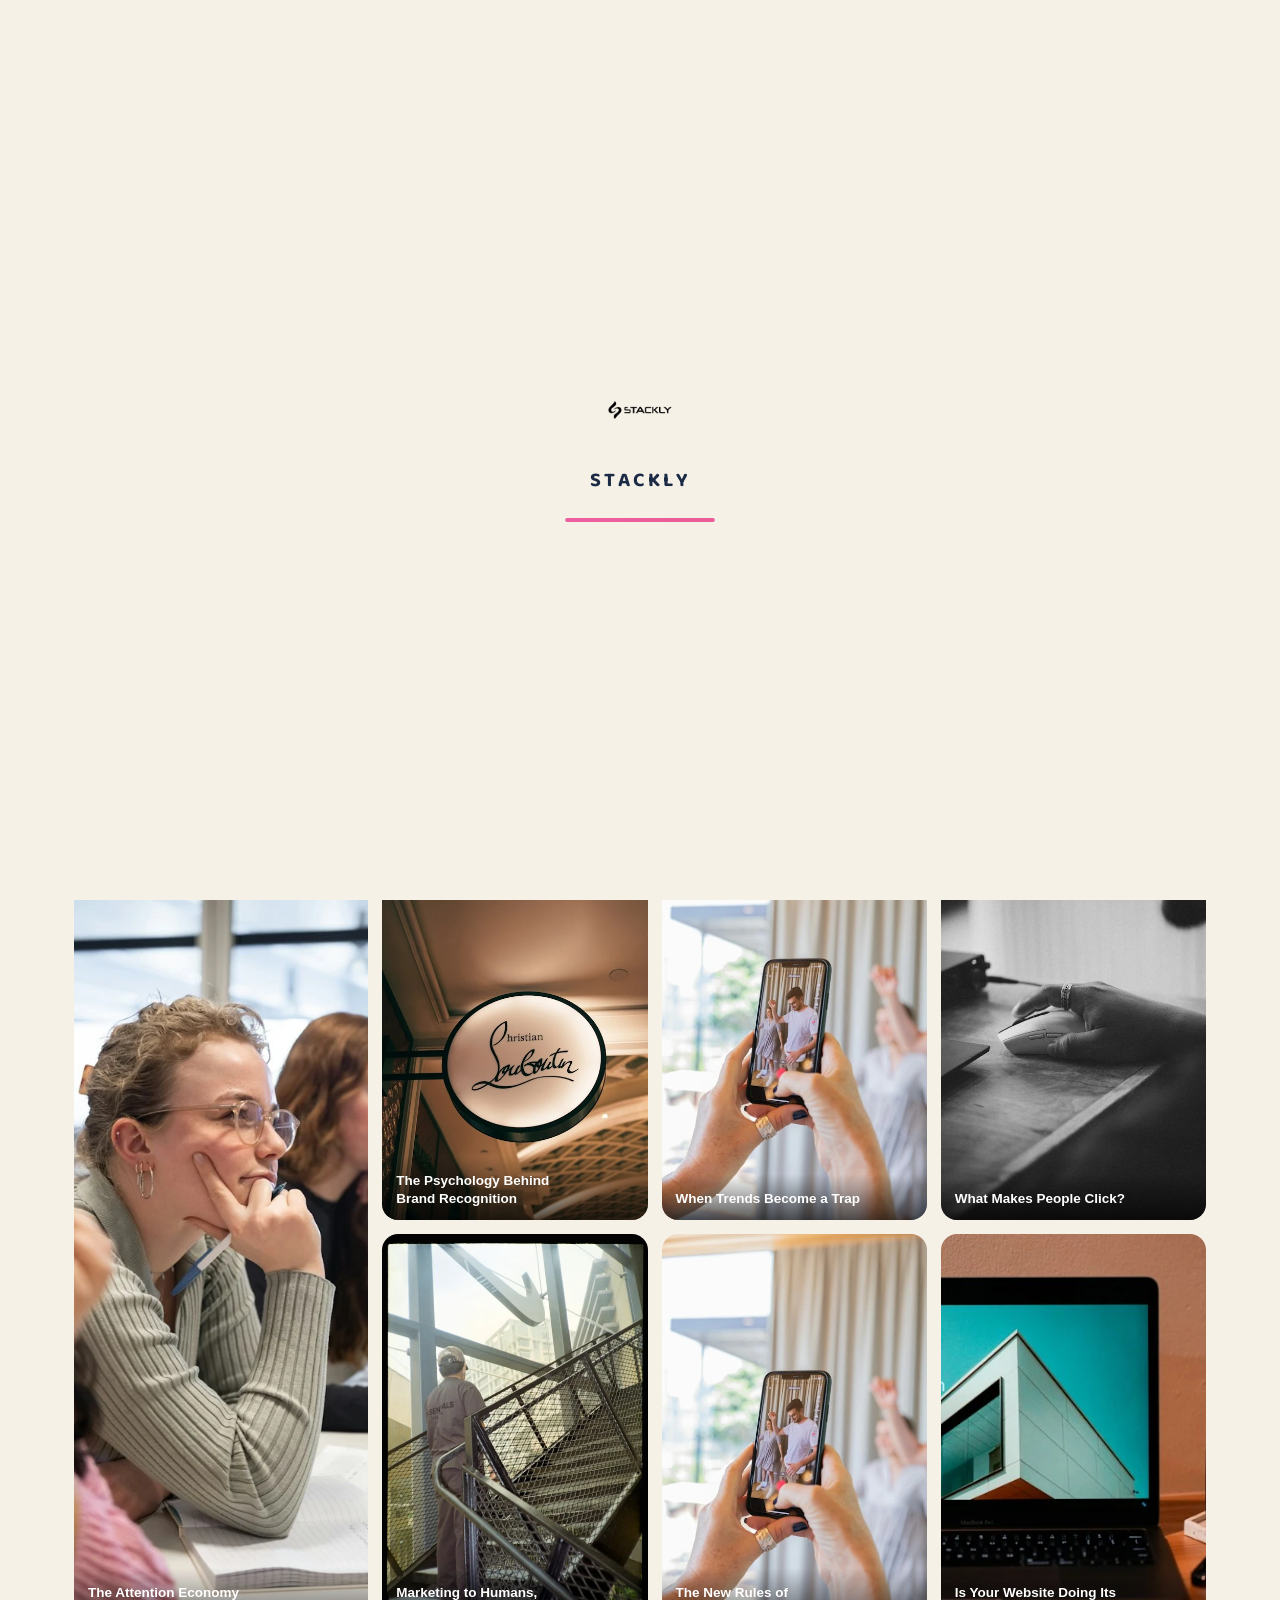
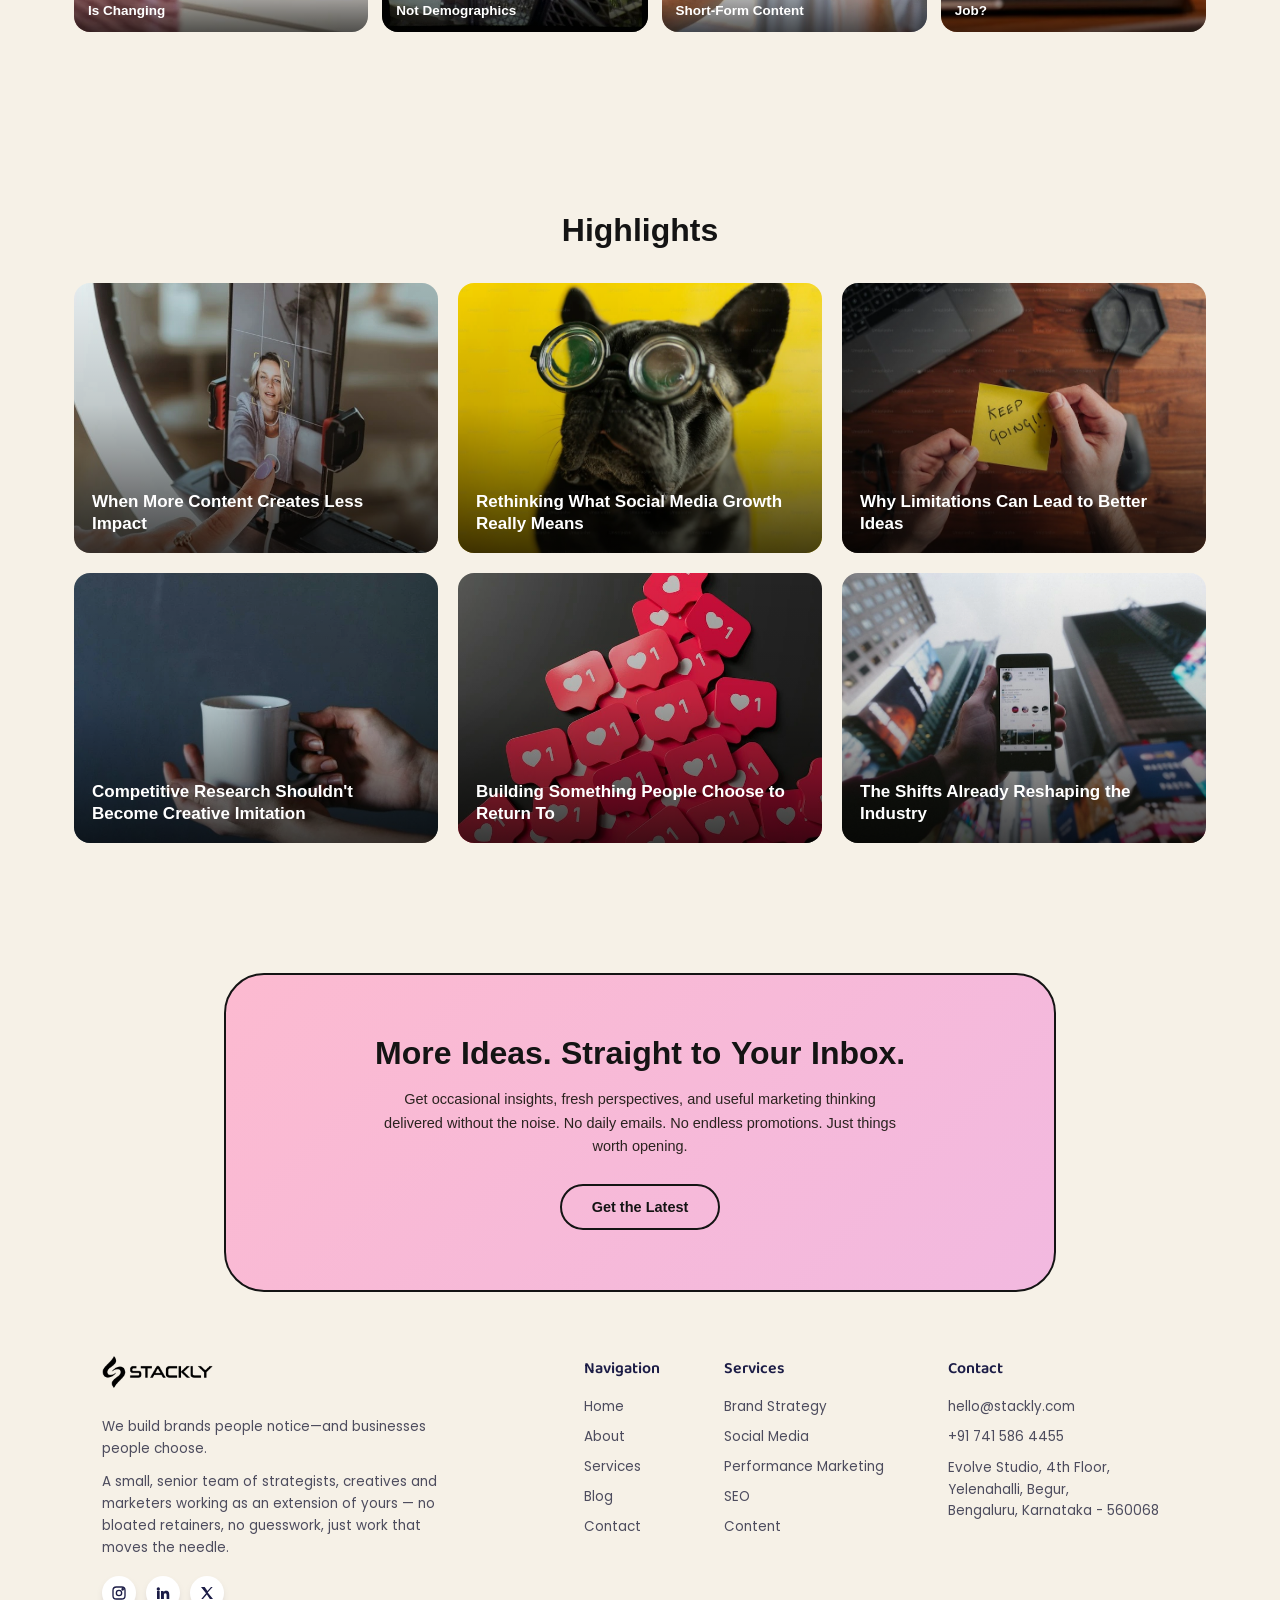
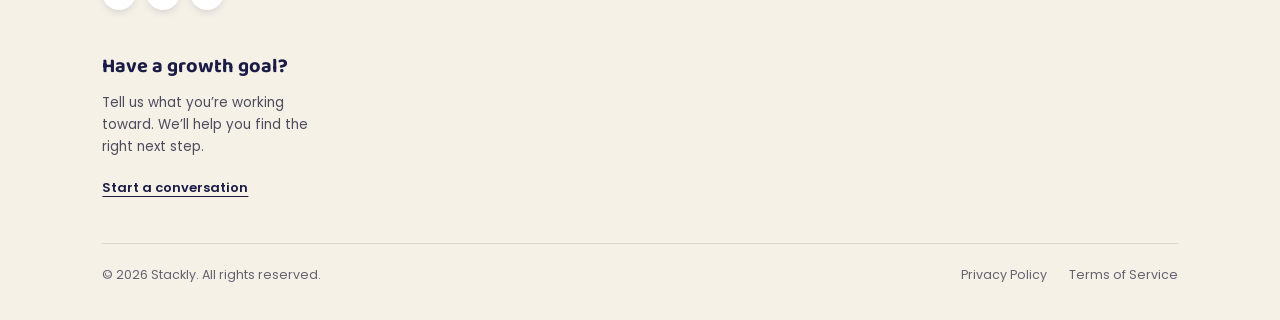
<file: blog.html>
<!DOCTYPE html>
<html lang="en">
<head>
<meta charset="UTF-8">
<meta name="viewport" content="width=device-width, initial-scale=1.0, viewport-fit=cover">
<title>Stackly — Blog</title>
<link rel="icon" href="assets/images/favicon.png" type="image/png">
<link rel="preconnect" href="https://fonts.googleapis.com">
<link rel="preconnect" href="https://fonts.gstatic.com" crossorigin>
<link href="https://fonts.googleapis.com/css2?family=Baloo+2:wght@500;600;700;800&family=Poppins:wght@400;500;600&family=Caveat:wght@600;700&family=Bowlby+One+SC&display=swap" rel="stylesheet">
<link rel="stylesheet" href="css/base.css">
<link rel="stylesheet" href="css/preloader.css">
<link rel="stylesheet" href="css/blog.css">
<script src="js/main.js" defer></script>
<script src="js/blog.js" defer></script>
<script src="js/preloader.js" defer></script>
</head>
<body data-page="blog">

<div data-include="header"></div>

<section class="hero">
  <h1 class="headline1">
    <span class="w-pink" style="animation-delay:0s;">Ideas Worth</span>
    <span class="w-orange" style="animation-delay:.15s;">Sharing.</span>
    <span class="w-blue" style="animation-delay:.3s;">Insights</span>
  </h1>
  <h1 class="headline2" id="headline2"></h1>
  <p>A collection of perspectives, observations, and practical ideas for navigating the constantly changing world of brands, audiences, culture, and digital marketing.</p>

  <div class="bulb-row">
    <div class="bulb-item"><img class="sway d1" src="assets/images/blog-bulb-left-1.webp" alt=""></div>
    <div class="bulb-item"><img class="sway d2" src="assets/images/blog-bulb-left-2.webp" alt=""></div>
    <div class="bulb-item"><img src="assets/images/blog-arrows.webp" alt=""></div>
    <div class="bulb-item"><img class="glow-bulb" src="assets/images/blog-bulb-lit.webp" alt=""></div>
    <div class="bulb-item"><img src="assets/images/blog-plant.webp" alt=""></div>
    <div class="bulb-item"><img class="sway d3" src="assets/images/blog-bulb-right-1.webp" alt=""></div>
    <div class="bulb-item"><img class="sway d4" src="assets/images/blog-bulb-right-2.webp" alt=""></div>
  </div>
</section>

<section class="journal">
  <h2 id="journalTitle" class="split-chars">THE AGENCY JOURNAL</h2>
  <p>Marketing changes fast. We share fresh perspectives, useful observations, and practical thinking on the ideas shaping brands, culture, and the digital world.</p>

  <div class="journal-grid">
    <div class="tall-card reveal">
      <img src="assets/images/blog-the-attention-economy-is.webp" alt="The Attention Economy Is Changing">
      <div class="card-caption">The Attention Economy<br>Is Changing</div>
    </div>
    <div class="grid-right">
      <div class="card reveal">
        <img src="assets/images/blog-the-psychology-behind-brand.webp" alt="The Psychology Behind Brand Recognition">
        <div class="card-caption">The Psychology Behind<br>Brand Recognition</div>
      </div>
      <div class="card reveal">
        <img src="assets/images/blog-the-new-rules-of.webp" alt="When Trends Become a Trap">
        <div class="card-caption">When Trends Become a Trap</div>
      </div>
      <div class="card reveal">
        <img src="assets/images/blog-what-makes-people-click.webp" alt="What Makes People Click?">
        <div class="card-caption">What Makes People Click?</div>
      </div>
      <div class="card reveal">
        <img src="assets/images/blog-marketing-to-humans-not.webp" alt="Marketing to Humans, Not Demographics">
        <div class="card-caption">Marketing to Humans,<br>Not Demographics</div>
      </div>
      <div class="card reveal">
        <img src="assets/images/blog-the-new-rules-of.webp" alt="The New Rules of Short-Form Content">
        <div class="card-caption">The New Rules of<br>Short-Form Content</div>
      </div>
      <div class="card reveal">
        <img src="assets/images/blog-is-your-website-doing.webp" alt="Is Your Website Doing Its Job?">
        <div class="card-caption">Is Your Website Doing Its<br>Job?</div>
      </div>
    </div>
  </div>
</section>

<section class="highlights">
  <h2 id="highlightsTitle" class="split-words">Highlights</h2>
  <div class="hl-grid">
    <div class="hl-card reveal2">
      <img src="assets/images/blog-when-more-content-creates.webp" alt="When More Content Creates Less Impact">
      <div class="hl-overlay">
        <h3>When More Content Creates Less Impact</h3>
      </div>
    </div>
    <div class="hl-card reveal2">
      <img src="assets/images/blog-rethinking-what-social-media.webp" alt="Rethinking What Social Media Growth Really Means">
      <div class="hl-overlay">
        <h3>Rethinking What Social Media Growth Really Means</h3>
      </div>
    </div>
    <div class="hl-card reveal2">
      <img src="assets/images/blog-why-limitations-can-lead.webp" alt="Why Limitations Can Lead to Better Ideas">
      <div class="hl-overlay">
        <h3>Why Limitations Can Lead to Better Ideas</h3>
      </div>
    </div>
    <div class="hl-card reveal2">
      <img src="assets/images/blog-competitive-research-shouldn-t.webp" alt="Competitive Research Shouldn't Become Creative Imitation">
      <div class="hl-overlay">
        <h3>Competitive Research Shouldn't Become Creative Imitation</h3>
      </div>
    </div>
    <div class="hl-card reveal2">
      <img src="assets/images/blog-building-something-people-choose.webp" alt="Building Something People Choose to Return To">
      <div class="hl-overlay">
        <h3>Building Something People Choose to Return To</h3>
      </div>
    </div>
    <div class="hl-card reveal2">
      <img src="assets/images/blog-the-shifts-already-reshaping.webp" alt="The Shifts Already Reshaping the Industry">
      <div class="hl-overlay">
        <h3>The Shifts Already Reshaping the Industry</h3>
      </div>
    </div>
  </div>
</section>

<section class="newsletter-wrap">
  <div class="newsletter reveal2">
    <h2 id="newsletterTitle" class="split-words">More Ideas. Straight to Your Inbox.</h2>
    <p>Get occasional insights, fresh perspectives, and useful marketing thinking delivered without the noise. No daily emails. No endless promotions. Just things worth opening.</p>
    <button class="newsletter-btn" type="button" onclick="window.location.href='404.html'">Get the Latest</button>
  </div>
</section>

<div data-include="footer"></div>

</body>
</html>
</file>
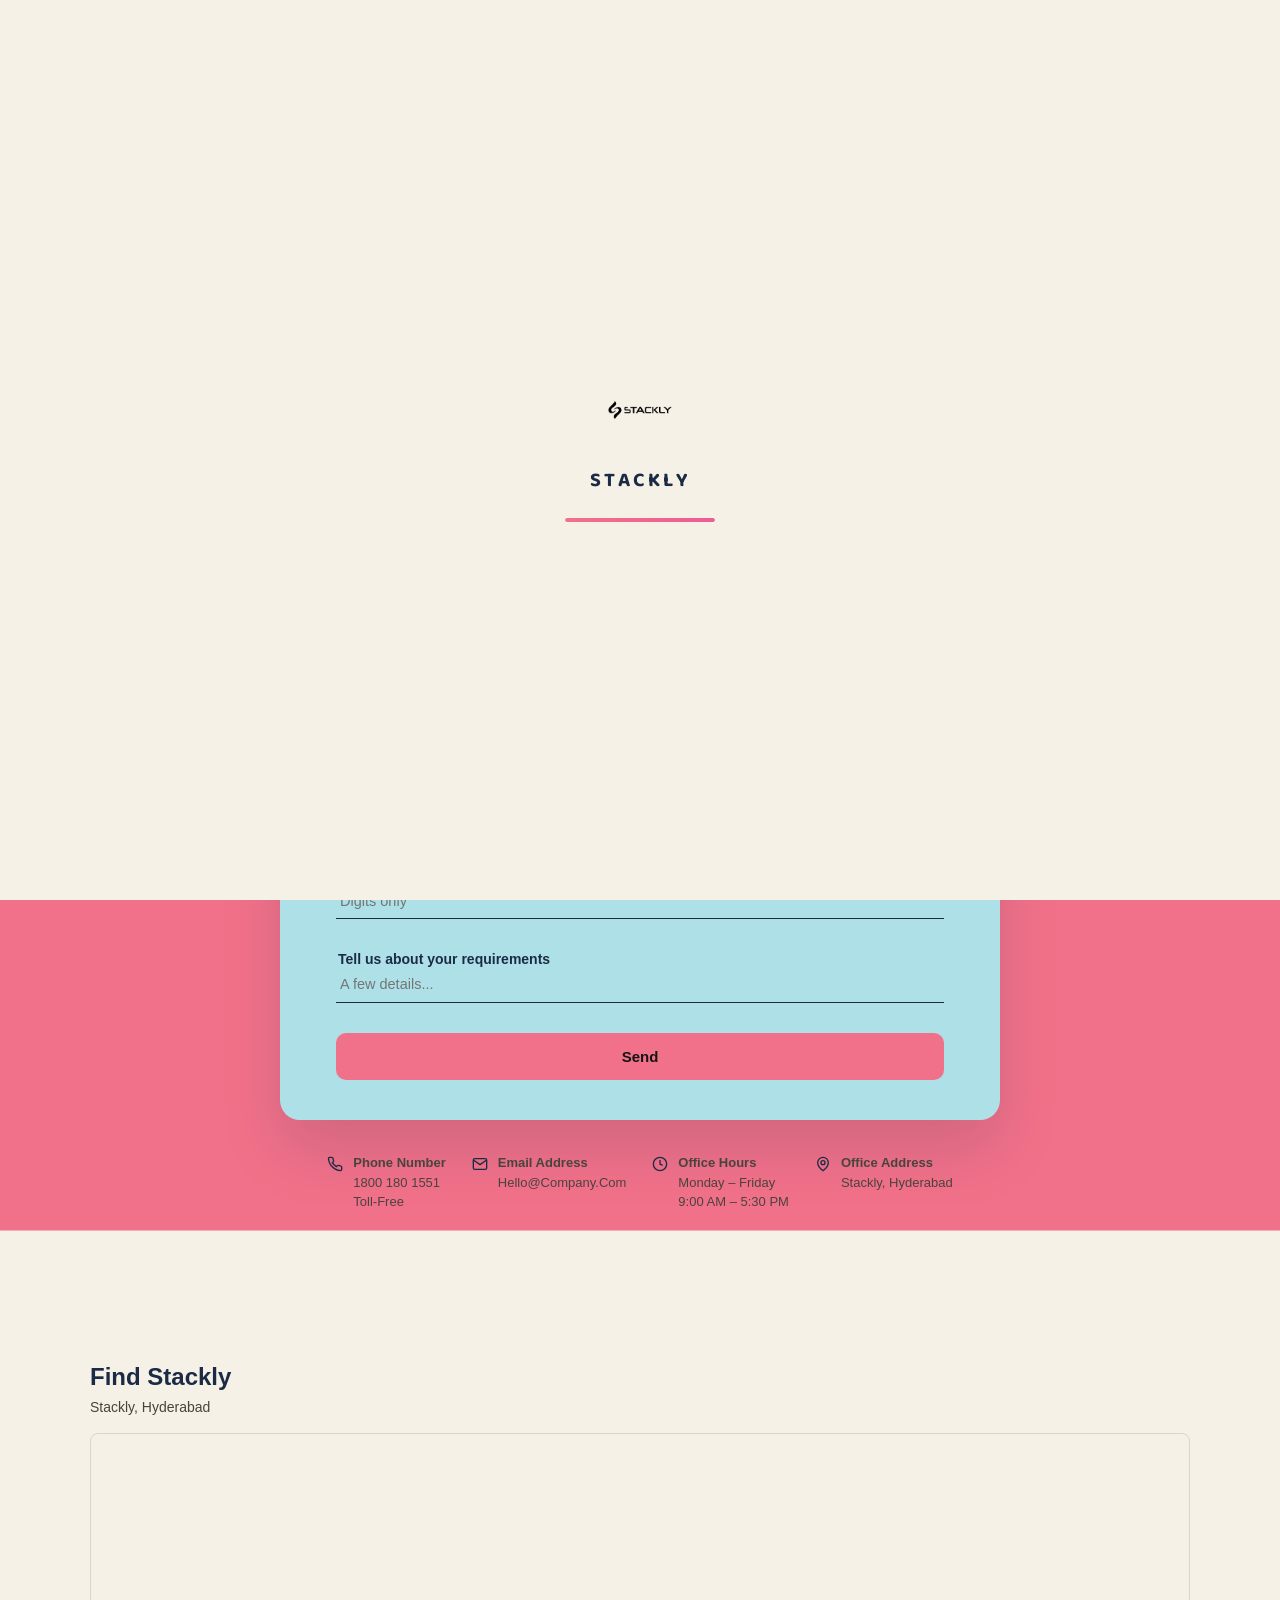
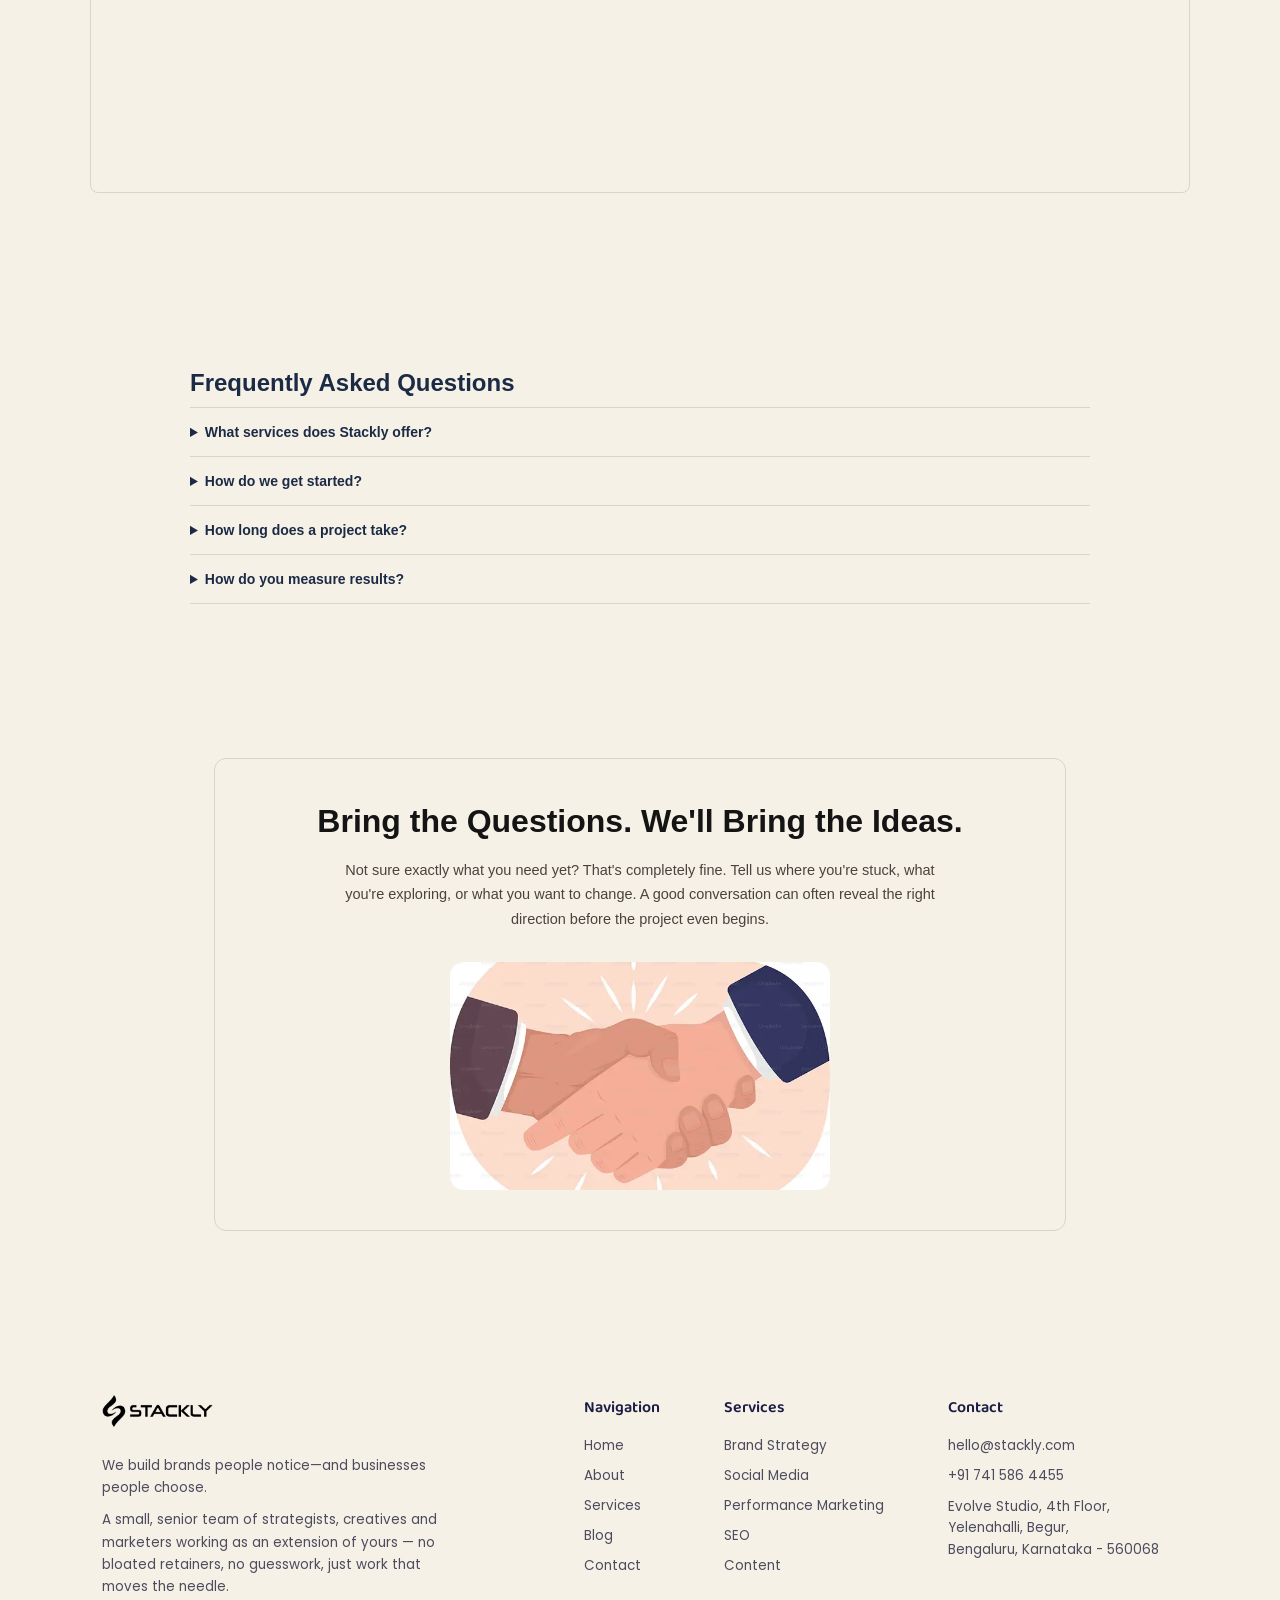
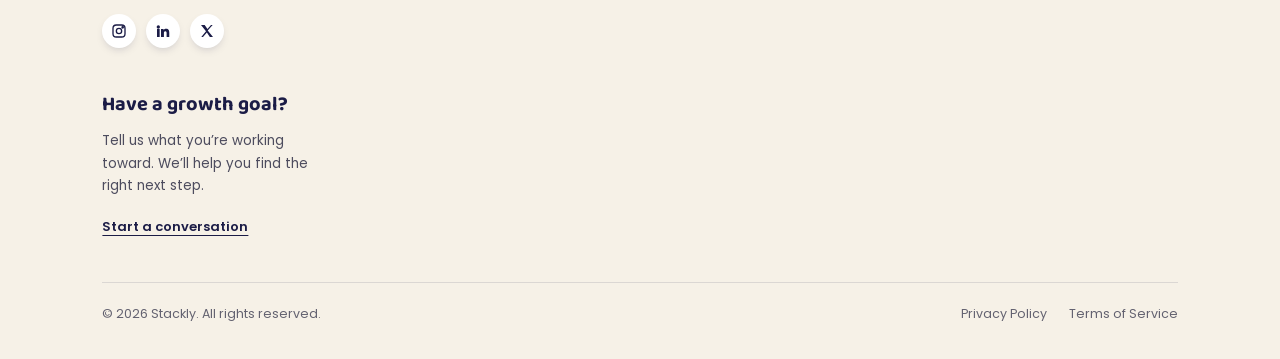
<file: contact.html>
<!DOCTYPE html>
<html lang="en">
<head>
<meta charset="UTF-8">
<meta name="viewport" content="width=device-width, initial-scale=1.0, viewport-fit=cover">
<title>Stackly — Contact</title>
<link rel="icon" href="assets/images/favicon.png" type="image/png">
<link rel="preconnect" href="https://fonts.googleapis.com">
<link rel="preconnect" href="https://fonts.gstatic.com" crossorigin>
<link href="https://fonts.googleapis.com/css2?family=Baloo+2:wght@500;600;700;800&family=Poppins:wght@400;500;600&family=Caveat:wght@600;700&family=Bowlby+One+SC&display=swap" rel="stylesheet">
<link rel="stylesheet" href="css/base.css">
<link rel="stylesheet" href="css/preloader.css">
<link rel="stylesheet" href="css/contact.css">
<script src="js/main.js" defer></script>
<script src="js/contact.js" defer></script>
<script src="js/preloader.js" defer></script>
</head>
<body data-page="contact">

<div data-include="header"></div>

<section class="hero">
  <h1 id="heroTitle"></h1>
  <p>Tell us a little about your project, and we'll get back to you with the right next step. No complicated process, no unnecessary back-and-forth—just a straightforward conversation about what you need.</p>
  <div class="wire-wrap"><img src="assets/images/contact-tangled-brains.webp" alt="Tangled idea to clarity"></div>
</section>

<section class="contact-section">
  <svg class="pink-wave" viewBox="0 0 1440 700" preserveAspectRatio="none" xmlns="http://www.w3.org/2000/svg">
    <path d="M0,190 C160,40 300,10 430,90 C540,155 560,190 650,190 C740,190 780,120 900,70 C1040,10 1180,50 1440,180 L1440,700 L0,700 Z"/>
  </svg>
  <div class="form-card reveal" id="contactForm">
    <div class="field" style="animation-delay:.05s;"><label for="firstName">First Name</label><input id="firstName" name="firstName" type="text" placeholder="Your first name" aria-describedby="firstNameError"><small class="field-error" id="firstNameError" aria-live="polite"></small></div>
    <div class="field" style="animation-delay:.12s;"><label for="workEmail">Work Email</label><input id="workEmail" name="email" type="email" placeholder="you@company.com" aria-describedby="workEmailError"><small class="field-error" id="workEmailError" aria-live="polite"></small></div>
    <div class="field" style="animation-delay:.19s;"><label for="companyName">Company Name</label><input id="companyName" name="companyName" type="text" placeholder="Company" aria-describedby="companyNameError"><small class="field-error" id="companyNameError" aria-live="polite"></small></div>
    <div class="field" style="animation-delay:.26s;"><label for="phoneNumber">Phone Number</label><input id="phoneNumber" name="phoneNumber" type="tel" inputmode="numeric" placeholder="Digits only" aria-describedby="phoneNumberError"><small class="field-error" id="phoneNumberError" aria-live="polite"></small></div>
    <div class="field" style="animation-delay:.33s;"><label for="requirements">Tell us about your requirements</label><textarea id="requirements" name="requirements" rows="1" placeholder="A few details..." aria-describedby="requirementsError"></textarea><small class="field-error" id="requirementsError" aria-live="polite"></small></div>
    <button class="send-btn" id="sendContact">Send</button>
  </div>

  <div class="info-row">
    <div class="info-item">
      <svg class="ic" viewBox="0 0 24 24" fill="none" stroke="currentColor" stroke-width="2"><path d="M22 16.9v3a2 2 0 0 1-2.2 2 19.8 19.8 0 0 1-8.6-3 19.5 19.5 0 0 1-6-6 19.8 19.8 0 0 1-3-8.7A2 2 0 0 1 4.1 2h3a2 2 0 0 1 2 1.7c.1 1 .3 2 .7 2.9a2 2 0 0 1-.4 2.1L8 10a16 16 0 0 0 6 6l1.3-1.4a2 2 0 0 1 2.1-.4c.9.4 1.9.6 2.9.7a2 2 0 0 1 1.7 2.1z"/></svg>
      <div><b>Phone Number</b><span>1800 180 1551<br>Toll-Free</span></div>
    </div>
    <div class="info-item">
      <svg class="ic" viewBox="0 0 24 24" fill="none" stroke="currentColor" stroke-width="2"><rect x="2" y="4" width="20" height="16" rx="2"/><path d="m22 6-10 7L2 6"/></svg>
      <div><b>Email Address</b><span>Hello@Company.Com</span></div>
    </div>
    <div class="info-item">
      <svg class="ic" viewBox="0 0 24 24" fill="none" stroke="currentColor" stroke-width="2"><circle cx="12" cy="12" r="10"/><path d="M12 6v6l4 2"/></svg>
      <div><b>Office Hours</b><span>Monday – Friday<br>9:00 AM – 5:30 PM</span></div>
    </div>
    <div class="info-item">
      <svg class="ic" viewBox="0 0 24 24" fill="none" stroke="currentColor" stroke-width="2"><path d="M20 10c0 6-8 12-8 12s-8-6-8-12a8 8 0 0 1 16 0Z"/><circle cx="12" cy="10" r="3"/></svg>
      <div><b>Office Address</b><span>Stackly, Hyderabad</span></div>
    </div>
  </div>
</section>

<section class="contact-map-section" aria-labelledby="contactMapTitle">
  <div class="contact-map">
    <h2 id="contactMapTitle">Find Stackly</h2>
    <p>Stackly, Hyderabad</p>
    <iframe
      src="https://www.google.com/maps?q=Stackly%2C%20Hyderabad&output=embed"
      title="Google Map showing Stackly in Hyderabad"
      loading="lazy"
      referrerpolicy="strict-origin-when-cross-origin"
      allowfullscreen>
    </iframe>
  </div>
</section>

<section class="contact-faq-section" aria-labelledby="contactFaqTitle">
  <div class="contact-faq">
    <h2 id="contactFaqTitle">Frequently Asked Questions</h2>
    <details>
      <summary>What services does Stackly offer?</summary>
      <p>We offer brand strategy, social media, performance marketing, SEO, content, creative design, and web services.</p>
    </details>
    <details>
      <summary>How do we get started?</summary>
      <p>Send us a few details about your goals using the contact form. Our team will follow up to discuss the right next step.</p>
    </details>
    <details>
      <summary>How long does a project take?</summary>
      <p>Timelines depend on the scope and goals. We’ll outline the schedule after learning more about your project.</p>
    </details>
    <details>
      <summary>How do you measure results?</summary>
      <p>We agree on goals and relevant performance metrics with you, then share progress and results transparently.</p>
    </details>
  </div>
</section>

<section class="cta-section">
  <div class="cta-box reveal">
    <h2>Bring the Questions. We'll Bring the Ideas.</h2>
    <p>Not sure exactly what you need yet? That's completely fine. Tell us where you're stuck, what you're exploring, or what you want to change. A good conversation can often reveal the right direction before the project even begins.</p>
    <div class="handshake-wrap"><img src="assets/images/contact-handshake.webp" alt="Handshake"></div>
  </div>
</section>

<div data-include="footer"></div>

</body>
</html>
</file>
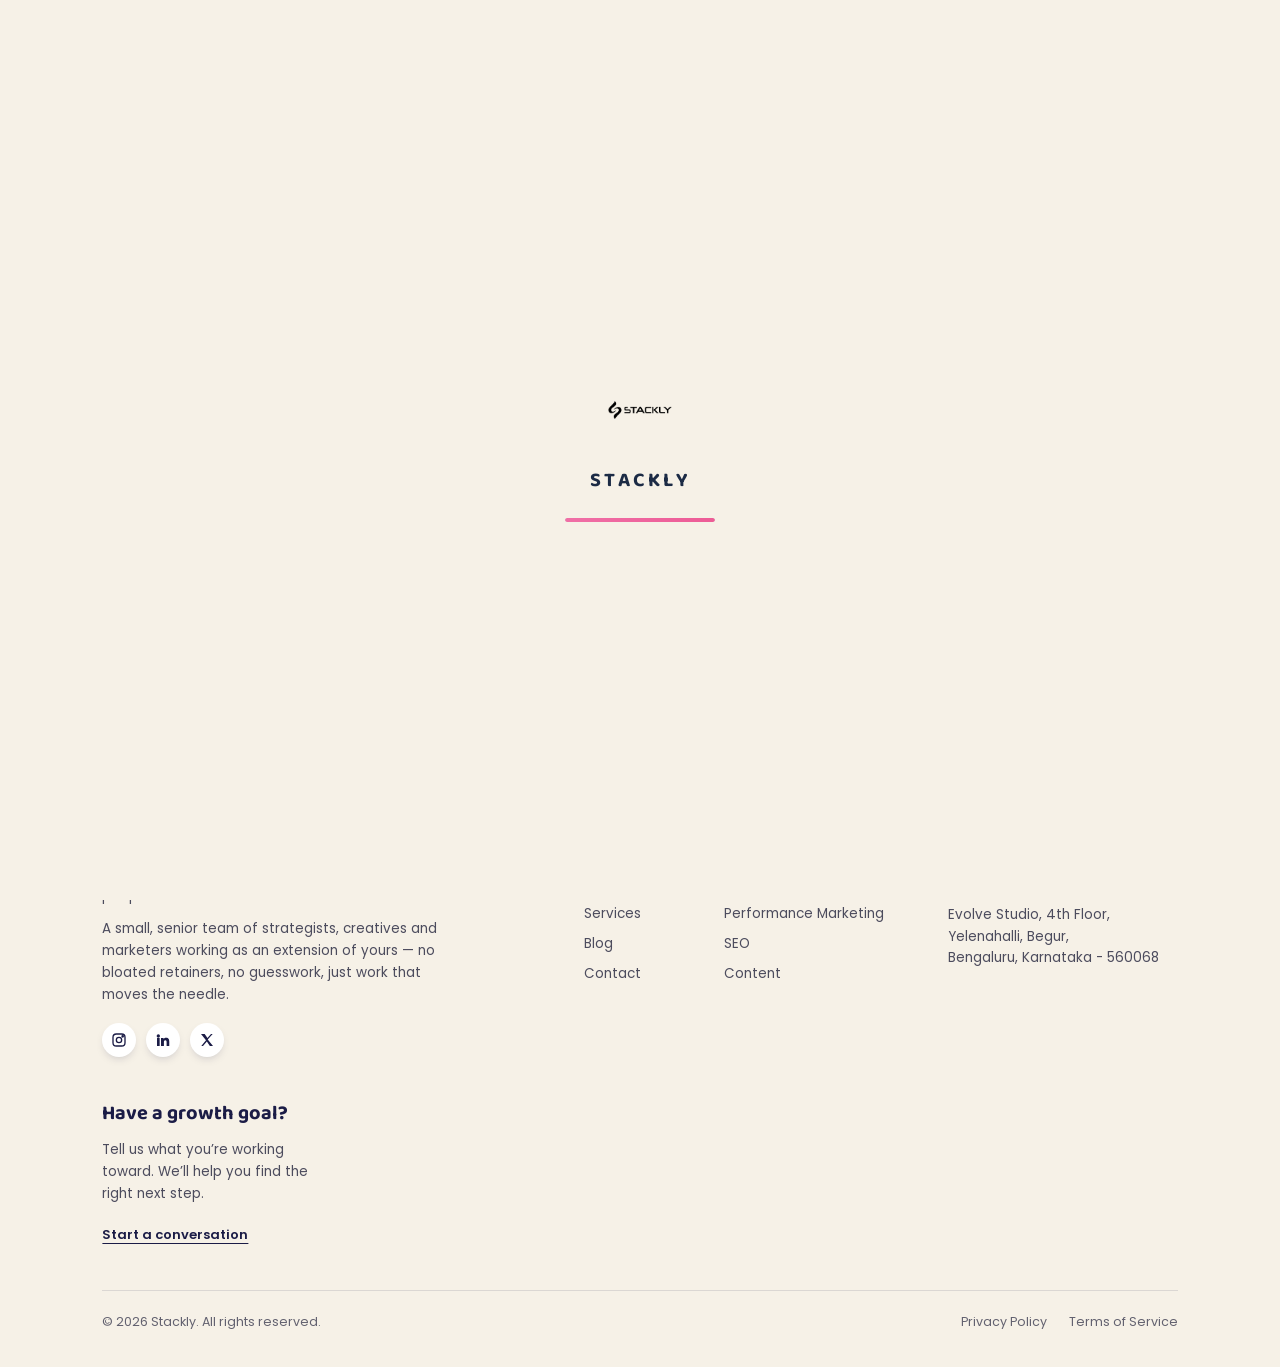
<file: dashboard-admin.html>
<!DOCTYPE html>
<html lang="en">
<head>
<meta charset="UTF-8">
<meta name="viewport" content="width=device-width, initial-scale=1.0, viewport-fit=cover">
<title>Stackly — Admin Dashboard</title>
<link rel="icon" href="assets/images/favicon.png" type="image/png">
<link href="https://fonts.googleapis.com/css2?family=Baloo+2:wght@600;700&family=Poppins:wght@400;500;600&display=swap" rel="stylesheet">
<link rel="stylesheet" href="css/dashboard.css">
<script src="js/dashboard.js" defer></script>
</head>
<body data-role="admin">
<div class="app">
  <div class="scrim" id="scrim"></div>
  <aside class="side" id="side">
    <a class="logo" href="index.html"><img src="assets/images/logo-black.webp" alt="Stackly"></a>
    <span class="tag">Admin</span>
    <nav id="menu">
      <button data-v="Overview">Overview</button>
      <button data-v="Users">Users</button>
      <button data-v="Projects">Projects</button>
      <button data-v="Content">Content</button>
      <button data-v="Tickets">Tickets</button>
      <button data-v="Billing">Billing</button>
      <button data-v="Analytics">Analytics</button>
      <button data-v="Settings">Settings</button>
    </nav>
    <button class="logout" id="logout">Log out</button>
  </aside>
  <div class="main">
    <header class="top">
      <button class="burger" id="burger" aria-label="Open menu"><span></span><span></span><span></span></button>
      <h1 id="title"></h1>
      <div class="who"><div class="who-details"><span id="uname"></span><small id="uemail"></small></div><i id="avatar"></i></div>
    </header>
    <main id="view"></main>
  </div>
</div>

<template data-dashboard-view="Overview">
  <div class="grid">
    <div class="card"><h3>Total users</h3><div class="n">1,284</div><div class="up">+12% this week</div></div>
    <div class="card"><h3>Revenue</h3><div class="n">₹8.4L</div><div class="up">+6.1%</div></div>
    <div class="card"><h3>Open tickets</h3><div class="n">17</div><div class="up">4 urgent</div></div>
    <div class="card"><h3>Projects</h3><div class="n">46</div><div class="up">9 due soon</div></div>
    <div class="card"><h3>Conversion</h3><div class="n">4.8%</div><div class="up">+0.6%</div></div>
    <div class="card"><h3>Uptime</h3><div class="n">99.98%</div><div class="up">Last 30 days</div></div>
  </div>
  <div class="two stack">
    <div class="card"><h2>Monthly signups</h2><div class="bars lb"><i style="height:30%" data-l="Apr"></i><i style="height:45%" data-l="May"></i><i style="height:38%" data-l="Jun"></i><i style="height:60%" data-l="Jul"></i><i style="height:72%" data-l="Aug"></i><i style="height:90%" data-l="Sep"></i></div></div>
    <div class="card"><h2>Revenue by service</h2><p>Branding · 78%</p><div class="prog"><i style="width:78%"></i></div><p>Social · 64%</p><div class="prog"><i style="width:64%"></i></div><p>SEO · 47%</p><div class="prog"><i style="width:47%"></i></div><p>Ads · 35%</p><div class="prog"><i style="width:35%"></i></div></div>
  </div>
  <div class="two"><div class="card"><h2>Latest signups</h2><table><thead><tr><th>Name</th><th>Plan</th><th>Status</th></tr></thead><tbody><tr><td data-l="Name">Diya Rao</td><td data-l="Plan">Pro</td><td data-l="Status"><span class="pill w">Pending</span></td></tr><tr><td data-l="Name">Aarav Mehta</td><td data-l="Plan">Basic</td><td data-l="Status"><span class="pill">Active</span></td></tr><tr><td data-l="Name">Neha Kulkarni</td><td data-l="Plan">Pro</td><td data-l="Status"><span class="pill">Active</span></td></tr></tbody></table></div>
    <div class="card"><h2>Activity log</h2><ul class="tl"><li><b>New user registered</b><small>5 min ago</small></li><li><b>Invoice #204 paid</b><small>1 hour ago</small></li><li><b>Post published</b><small>3 hours ago</small></li><li><b>Ticket #88 resolved</b><small>Yesterday</small></li></ul></div></div>
  <div class="stack"></div>
  <div class="card"><h2>Team performance</h2><div class="mini"><div><small>Tasks done</small><b>182</b></div><div><small>Avg. response</small><b>1.8h</b></div><div><small>CSAT</small><b>4.7/5</b></div><div><small>On-time</small><b>94%</b></div></div></div>
  <div class="stack"></div>
  <div class="two"><div class="card"><h2>Weekly traffic</h2><div class="bars lb"><i style="height:50%" data-l="Mon"></i><i style="height:62%" data-l="Tue"></i><i style="height:58%" data-l="Wed"></i><i style="height:75%" data-l="Thu"></i><i style="height:68%" data-l="Fri"></i><i style="height:88%" data-l="Sat"></i><i style="height:95%" data-l="Sun"></i></div></div>
    <div class="card"><h2>System status</h2><ul class="list"><li><span>Website</span><span class="pill">Operational</span></li><li><span>Database</span><span class="pill">Operational</span></li><li><span>Email service</span><span class="pill w">Degraded</span></li></ul></div></div>
</template>

<template data-dashboard-view="Users">
  <div class="tools"><input data-table-search placeholder="Search users…"></div>
  <div class="card"><h2>Users</h2><table><thead><tr><th>Name</th><th>Email</th><th>Role</th><th>Joined</th><th>Status</th><th>Action</th></tr></thead><tbody>
    <tr><td data-l="Name">Aarav Mehta</td><td data-l="Email">aarav@mail.com</td><td data-l="Role">Public</td><td data-l="Joined">12 Aug</td><td data-l="Status"><span class="pill">Active</span></td><td data-l="Action"><button class="sm" data-complete="Done ✓">Edit</button></td></tr>
    <tr><td data-l="Name">Diya Rao</td><td data-l="Email">diya@mail.com</td><td data-l="Role">Public</td><td data-l="Joined">20 Sep</td><td data-l="Status"><span class="pill w">Pending</span></td><td data-l="Action"><button class="sm" data-complete="Done ✓">Approve</button></td></tr>
    <tr><td data-l="Name">Kabir Shah</td><td data-l="Email">kabir@mail.com</td><td data-l="Role">Admin</td><td data-l="Joined">02 Jan</td><td data-l="Status"><span class="pill">Active</span></td><td data-l="Action"><button class="sm" data-complete="Done ✓">Edit</button></td></tr>
    <tr><td data-l="Name">Meera Iyer</td><td data-l="Email">meera@mail.com</td><td data-l="Role">Public</td><td data-l="Joined">14 Jul</td><td data-l="Status"><span class="pill r">Blocked</span></td><td data-l="Action"><button class="sm" data-complete="Done ✓">Unblock</button></td></tr>
    <tr><td data-l="Name">Neha Kulkarni</td><td data-l="Email">neha@mail.com</td><td data-l="Role">Public</td><td data-l="Joined">25 Sep</td><td data-l="Status"><span class="pill">Active</span></td><td data-l="Action"><button class="sm" data-complete="Done ✓">Edit</button></td></tr>
  </tbody></table></div>
  <div class="stack"></div>
  <div class="grid"><div class="card"><h3>Active</h3><div class="n">1,102</div><div class="up">86%</div></div><div class="card"><h3>Pending</h3><div class="n">41</div><div class="up">Needs approval</div></div><div class="card"><h3>Blocked</h3><div class="n">9</div><div class="up">Review</div></div><div class="card"><h3>Admins</h3><div class="n">6</div><div class="up">All verified</div></div></div>
  <div class="card"><h2>Signups by month</h2><div class="bars lb"><i style="height:30%" data-l="Apr"></i><i style="height:45%" data-l="May"></i><i style="height:38%" data-l="Jun"></i><i style="height:60%" data-l="Jul"></i><i style="height:72%" data-l="Aug"></i><i style="height:90%" data-l="Sep"></i></div></div>
</template>

<template data-dashboard-view="Projects">
  <div class="card"><h2>All projects</h2><table><thead><tr><th>Project</th><th>Client</th><th>Owner</th><th>Progress</th><th>Status</th></tr></thead><tbody>
    <tr><td data-l="Project">Brand refresh</td><td data-l="Client">Aarav Mehta</td><td data-l="Owner">Andrew</td><td data-l="Progress"><div class="prog"><i style="width:80%"></i></div></td><td data-l="Status"><span class="pill">Active</span></td></tr>
    <tr><td data-l="Project">Summer campaign</td><td data-l="Client">Diya Rao</td><td data-l="Owner">Kabir</td><td data-l="Progress"><div class="prog"><i style="width:55%"></i></div></td><td data-l="Status"><span class="pill w">In review</span></td></tr>
    <tr><td data-l="Project">Website SEO</td><td data-l="Client">Neha K.</td><td data-l="Owner">Team</td><td data-l="Progress"><div class="prog"><i style="width:30%"></i></div></td><td data-l="Status"><span class="pill">Active</span></td></tr>
    <tr><td data-l="Project">Launch video</td><td data-l="Client">Meera Iyer</td><td data-l="Owner">Andrew</td><td data-l="Progress"><div class="prog"><i style="width:100%"></i></div></td><td data-l="Status"><span class="pill">Completed</span></td></tr>
  </tbody></table></div>
  <div class="stack"></div>
  <div class="grid"><div class="card"><h3>Active</h3><div class="n">28</div><div class="up"></div></div><div class="card"><h3>In review</h3><div class="n">9</div><div class="up"></div></div><div class="card"><h3>Completed</h3><div class="n">187</div><div class="up">All time</div></div><div class="card"><h3>Overdue</h3><div class="n">3</div><div class="up">Action needed</div></div></div>
  <div class="card"><h2>Team workload</h2><p>Andrew</p><div class="prog"><i style="width:85%"></i></div><p>Kabir</p><div class="prog"><i style="width:60%"></i></div><p>Riya</p><div class="prog"><i style="width:72%"></i></div><p>Team</p><div class="prog"><i style="width:40%"></i></div></div>
</template>

<template data-dashboard-view="Content">
  <div class="tools"><button class="btn" style="margin:0" data-complete="Draft created ✓"></button></div>
  <div class="card"><h2>Blog posts</h2><table><thead><tr><th>Title</th><th>Author</th><th>Date</th><th>Views</th><th>Status</th></tr></thead><tbody><tr><td data-l="Title">Marketing to humans</td><td data-l="Author">Andrew</td><td data-l="Date">20 Sep</td><td data-l="Views">2,410</td><td data-l="Status"><span class="pill">Published</span></td></tr><tr><td data-l="Title">The attention economy</td><td data-l="Author">Team</td><td data-l="Date">—</td><td data-l="Views">—</td><td data-l="Status"><span class="pill w">Draft</span></td></tr><tr><td data-l="Title">Brand psychology</td><td data-l="Author">Team</td><td data-l="Date">02 Sep</td><td data-l="Views">1,875</td><td data-l="Status"><span class="pill">Published</span></td></tr><tr><td data-l="Title">New rules of SEO</td><td data-l="Author">Kabir</td><td data-l="Date">—</td><td data-l="Views">—</td><td data-l="Status"><span class="pill w">Draft</span></td></tr></tbody></table></div>
  <div class="stack"></div>
  <div class="grid"><div class="card"><h3>Published</h3><div class="n">34</div><div class="up"></div></div><div class="card"><h3>Drafts</h3><div class="n">6</div><div class="up"></div></div><div class="card"><h3>Total views</h3><div class="n">48k</div><div class="up">+9%</div></div></div>
  <div class="card"><h2>Content calendar</h2><ul class="tl"><li><b>Thu — SEO checklist post</b><small>Scheduled</small></li><li><b>Mon — Case study: Brand refresh</b><small>In writing</small></li><li><b>Fri — Newsletter</b><small>Planned</small></li></ul></div>
  <div class="stack"></div>
  <div class="card"><h2>Media library</h2><ul class="list"><li><span>🖼 Images</span><span>186 files</span></li><li><span>🎬 Videos</span><span>12 files</span></li><li><span>📄 Documents</span><span>48 files</span></li></ul></div>
</template>

<template data-dashboard-view="Tickets">
  <div class="card"><h2>Support tickets</h2><table><thead><tr><th>ID</th><th>Subject</th><th>User</th><th>Priority</th><th>Status</th></tr></thead><tbody><tr><td data-l="ID">#91</td><td data-l="Subject">Cannot download report</td><td data-l="User">Aarav M.</td><td data-l="Priority"><span class="pill r">High</span></td><td data-l="Status"><span class="pill w">Open</span></td></tr><tr><td data-l="ID">#90</td><td data-l="Subject">Change billing email</td><td data-l="User">Diya R.</td><td data-l="Priority"><span class="pill">Low</span></td><td data-l="Status"><span class="pill w">Open</span></td></tr><tr><td data-l="ID">#88</td><td data-l="Subject">Login issue</td><td data-l="User">Neha K.</td><td data-l="Priority"><span class="pill r">High</span></td><td data-l="Status"><span class="pill">Resolved</span></td></tr><tr><td data-l="ID">#85</td><td data-l="Subject">Plan upgrade</td><td data-l="User">Meera Iyer</td><td data-l="Priority"><span class="pill w">Medium</span></td><td data-l="Status"><span class="pill">Resolved</span></td></tr></tbody></table></div>
  <div class="stack"></div>
  <div class="grid"><div class="card"><h3>Open</h3><div class="n">17</div><div class="up">4 urgent</div></div><div class="card"><h3>Resolved today</h3><div class="n">9</div><div class="up"></div></div><div class="card"><h3>Avg. reply</h3><div class="n">1.8h</div><div class="up">-12%</div></div></div>
  <div class="card"><h2>Tickets by category</h2><p>Billing</p><div class="prog"><i style="width:40%"></i></div><p>Login</p><div class="prog"><i style="width:25%"></i></div><p>Reports</p><div class="prog"><i style="width:20%"></i></div><p>Other</p><div class="prog"><i style="width:15%"></i></div></div>
</template>

<template data-dashboard-view="Billing">
  <div class="grid"><div class="card"><h3>This month</h3><div class="n">₹8.4L</div><div class="up">+6.1%</div></div><div class="card"><h3>Pending</h3><div class="n">₹1.2L</div><div class="up">5 invoices</div></div><div class="card"><h3>Refunds</h3><div class="n">₹9,000</div><div class="up">2 this month</div></div></div>
  <div class="two stack"><div class="card"><h2>Revenue</h2><div class="bars lb"><i style="height:48%" data-l="Apr"></i><i style="height:55%" data-l="May"></i><i style="height:52%" data-l="Jun"></i><i style="height:68%" data-l="Jul"></i><i style="height:74%" data-l="Aug"></i><i style="height:86%" data-l="Sep"></i></div></div>
    <div class="card"><h2>Recent payments</h2><table><thead><tr><th>Invoice</th><th>Client</th><th>Amount</th><th>Status</th></tr></thead><tbody><tr><td data-l="Invoice">#211</td><td data-l="Client">Aarav M.</td><td data-l="Amount">₹42,000</td><td data-l="Status"><span class="pill w">Pending</span></td></tr><tr><td data-l="Invoice">#210</td><td data-l="Client">Neha K.</td><td data-l="Amount">₹55,000</td><td data-l="Status"><span class="pill">Paid</span></td></tr><tr><td data-l="Invoice">#209</td><td data-l="Client">Diya R.</td><td data-l="Amount">₹38,000</td><td data-l="Status"><span class="pill">Paid</span></td></tr></tbody></table></div></div>
  <div class="stack"></div>
  <div class="card"><h2>Plans</h2><table><thead><tr><th>Plan</th><th>Price</th><th>Clients</th></tr></thead><tbody><tr><td data-l="Plan">Basic</td><td data-l="Price">₹18,000</td><td data-l="Clients">410</td></tr><tr><td data-l="Plan">Growth</td><td data-l="Price">₹42,000</td><td data-l="Clients">620</td></tr><tr><td data-l="Plan">Pro</td><td data-l="Price">₹85,000</td><td data-l="Clients">254</td></tr></tbody></table></div>
  <div class="stack"></div>
  <div class="card"><h2>Overdue invoices</h2><ul class="list"><li><span>#198 — Meera Iyer</span><span>₹38,000</span></li><li><span>#201 — Diya Rao</span><span>₹22,000</span></li></ul></div>
</template>

<template data-dashboard-view="Analytics">
  <div class="two stack"><div class="card"><h2>Weekly traffic</h2><div class="bars lb"><i style="height:50%" data-l="Mon"></i><i style="height:62%" data-l="Tue"></i><i style="height:58%" data-l="Wed"></i><i style="height:75%" data-l="Thu"></i><i style="height:68%" data-l="Fri"></i><i style="height:88%" data-l="Sat"></i><i style="height:95%" data-l="Sun"></i></div></div>
    <div class="card"><h2>Top sources</h2><ul class="list"><li><span>Organic</span><span>46%</span></li><li><span>Social</span><span>29%</span></li><li><span>Direct</span><span>18%</span></li><li><span>Referral</span><span>7%</span></li></ul></div></div>
  <div class="card"><h2>Top pages</h2><table><thead><tr><th>Page</th><th>Views</th><th>Bounce</th></tr></thead><tbody><tr><td data-l="Page">/index</td><td data-l="Views">12,480</td><td data-l="Bounce">38%</td></tr><tr><td data-l="Page">/services</td><td data-l="Views">7,215</td><td data-l="Bounce">41%</td></tr><tr><td data-l="Page">/blog</td><td data-l="Views">5,902</td><td data-l="Bounce">35%</td></tr><tr><td data-l="Page">/contact</td><td data-l="Views">2,310</td><td data-l="Bounce">29%</td></tr></tbody></table></div>
  <div class="stack"></div>
  <div class="grid"><div class="card"><h3>Visitors</h3><div class="n">32.1k</div><div class="up">+11%</div></div><div class="card"><h3>Page views</h3><div class="n">96k</div><div class="up">+8%</div></div><div class="card"><h3>Avg. session</h3><div class="n">3m 42s</div><div class="up">+14s</div></div><div class="card"><h3>Bounce</h3><div class="n">37%</div><div class="up">-2%</div></div></div>
  <div class="card"><h2>Devices</h2><p>Mobile · 62%</p><div class="prog"><i style="width:62%"></i></div><p>Desktop · 32%</p><div class="prog"><i style="width:32%"></i></div><p>Tablet · 6%</p><div class="prog"><i style="width:6%"></i></div></div>
  <div class="stack"></div>
  <div class="card"><h2>Top locations</h2><ul class="list"><li><span>Bengaluru</span><span>24%</span></li><li><span>Mumbai</span><span>18%</span></li><li><span>Delhi</span><span>15%</span></li><li><span>Others</span><span>43%</span></li></ul></div>
</template>

<template data-dashboard-view="Settings">
  <!-- <div class="card"><h2>Profile</h2><div class="form-row"><label>Full name<input data-session-value="name"></label><label>Email<input data-session-value="email"></label><label>Phone<input placeholder="+91 98765 43210"></label><label>Company<input placeholder="Your company"></label><label>City<input placeholder="Bengaluru"></label><label>New password<input type="password" placeholder="••••••••"></label></div><button class="btn" data-complete="Saved ✓">Save changes</button></div> -->
  <div class="stack"></div>
  <div class="card"><h2>Site settings</h2><label class="tog"><span>Allow new sign-ups</span><input type="checkbox" checked></label><label class="tog"><span>Email alerts for new tickets</span><input type="checkbox" checked></label><label class="tog"><span>Maintenance mode</span><input type="checkbox"></label><label class="tog"><span>Two-factor for admins</span><input type="checkbox" checked></label></div>
  <div class="stack"></div>
  <div class="card"><h2>Roles &amp; permissions</h2><table><thead><tr><th>Role</th><th>Users</th><th>Access</th></tr></thead><tbody><tr><td data-l="Role">Super admin</td><td data-l="Users">2</td><td data-l="Access">Full</td></tr><tr><td data-l="Role">Editor</td><td data-l="Users">4</td><td data-l="Access">Content</td></tr><tr><td data-l="Role">Support</td><td data-l="Users">6</td><td data-l="Access">Tickets</td></tr></tbody></table></div>
  <div class="stack"></div>
  <div class="card"><h2>Integrations</h2><ul class="list"><li><span>Google Analytics</span><span class="pill">Connected</span></li><li><span>Razorpay</span><span class="pill">Connected</span></li><li><span>Mailchimp</span><span class="pill w">Not linked</span></li></ul></div>
</template>
</body>
</html>
</file>
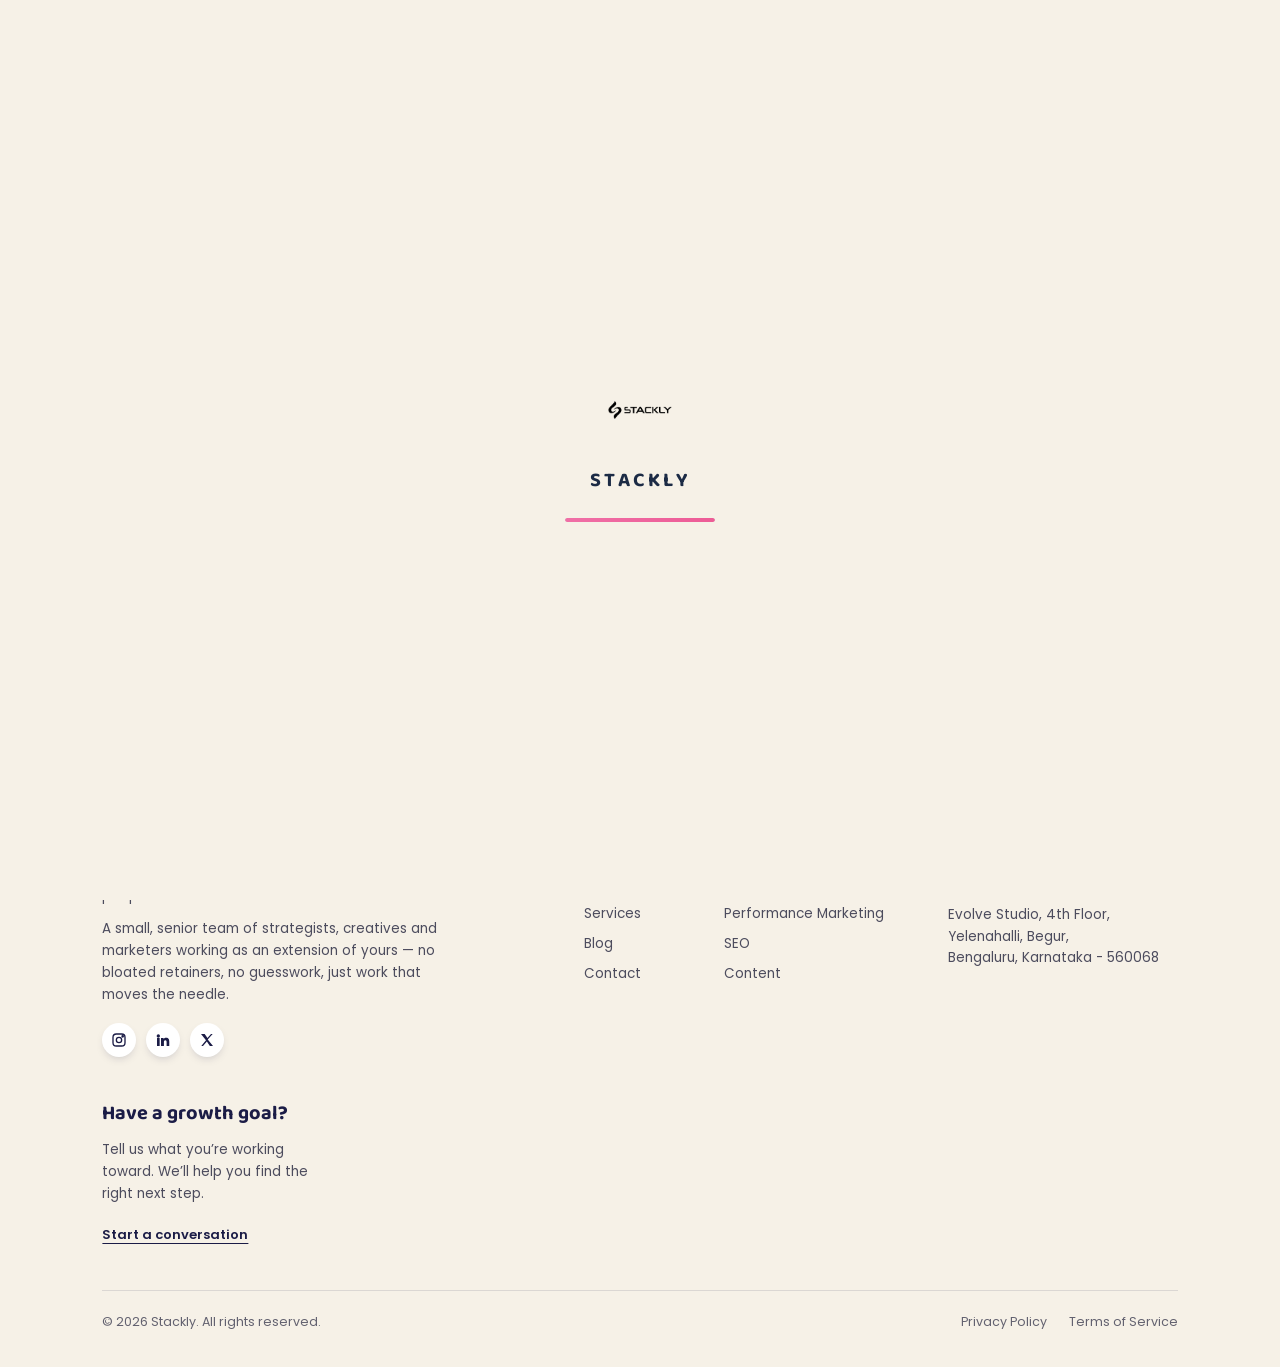
<file: dashboard-public.html>
<!DOCTYPE html>
<html lang="en">
<head>
<meta charset="UTF-8">
<meta name="viewport" content="width=device-width, initial-scale=1.0, viewport-fit=cover">
<title>Stackly — Public Dashboard</title>
<link rel="icon" href="assets/images/favicon.png" type="image/png">
<link href="https://fonts.googleapis.com/css2?family=Baloo+2:wght@600;700&family=Poppins:wght@400;500;600&display=swap" rel="stylesheet">
<link rel="stylesheet" href="css/dashboard.css">
<script src="js/dashboard.js" defer></script>
</head>
<body data-role="public">
<div class="app">
  <div class="scrim" id="scrim"></div>
  <aside class="side" id="side">
    <a class="logo" href="index.html"><img src="assets/images/logo-black.webp" alt="Stackly"></a>
    <span class="tag">Public</span>
    <nav id="menu">
      <button data-v="Overview">Overview</button>
      <button data-v="Projects">Projects</button>
      <button data-v="Services">Services</button>
      <button data-v="Reports">Reports</button>
      <button data-v="Invoices">Invoices</button>
      <button data-v="Messages">Messages</button>
      <button data-v="Support">Support</button>
      <button data-v="Profile">Profile</button>
    </nav>
    <button class="logout" id="logout">Log out</button>
  </aside>
  <div class="main">
    <header class="top">
      <button class="burger" id="burger" aria-label="Open menu"><span></span><span></span><span></span></button>
      <h1 id="title"></h1>
      <div class="who"><div class="who-details"><span id="uname"></span><small id="uemail"></small></div><i id="avatar"></i></div>
    </header>
    <main id="view"></main>
  </div>
</div>

<template data-dashboard-view="Overview">
  <div class="grid">
    <div class="card"><h3>Active projects</h3><div class="n">3</div><div class="up">+1 this month</div></div>
    <div class="card"><h3>Messages</h3><div class="n">5</div><div class="up">2 unread</div></div>
    <div class="card"><h3>Reports</h3><div class="n">12</div><div class="up">Updated today</div></div>
    <div class="card"><h3>Reach</h3><div class="n">48.2k</div><div class="up">+8.4%</div></div>
    <div class="card"><h3>Leads</h3><div class="n">236</div><div class="up">+14%</div></div>
    <div class="card"><h3>Next invoice</h3><div class="n">₹42,000</div><div class="up">Due 5 Oct</div></div>
  </div>
  <div class="two stack">
    <div class="card"><h2>Weekly reach</h2><div class="bars lb"><i style="height:40%" data-l="Mon"></i><i style="height:55%" data-l="Tue"></i><i style="height:48%" data-l="Wed"></i><i style="height:70%" data-l="Thu"></i><i style="height:62%" data-l="Fri"></i><i style="height:85%" data-l="Sat"></i><i style="height:78%" data-l="Sun"></i></div></div>
    <div class="card"><h2>Project progress</h2><p>Brand refresh</p><div class="prog"><i style="width:80%"></i></div><p>Summer campaign</p><div class="prog"><i style="width:55%"></i></div><p>Website SEO</p><div class="prog"><i style="width:30%"></i></div></div>
  </div>
  <div class="two">
    <div class="card"><h2>Upcoming</h2><ul class="tl"><li><b>Strategy call</b><small>Thu, 2 Oct · 11:00</small></li><li><b>Design review</b><small>Mon, 6 Oct · 15:30</small></li><li><b>Campaign launch</b><small>Fri, 10 Oct</small></li></ul></div>
    <div class="card"><h2>Recent activity</h2><ul class="list"><li><span>Brand guide shared</span><span>2h</span></li><li><span>Monthly report ready</span><span>Yesterday</span></li><li><span>Invoice #211 sent</span><span>Mon</span></li><li><span>Call scheduled</span><span>Sun</span></li></ul></div>
  </div>
  <div class="stack"></div>
  <div class="card"><h2>Quick stats</h2><div class="mini"><div><small>Avg. engagement</small><b>6.4%</b></div><div><small>Followers gained</small><b>+1,240</b></div><div><small>Ad clicks</small><b>9,870</b></div><div><small>Email opens</small><b>42%</b></div></div></div>
  <div class="stack"></div>
  <div class="card"><h2>Your account manager</h2><p><b>Andrew</b> · Senior Strategist</p><p>📧 andrew@stackly.com · 📞 +91 98xxx xxxxx</p><div class="chips"><span>Replies in 2h</span><span>Mon–Fri</span><span>English / Hindi</span></div></div>
</template>

<template data-dashboard-view="Projects">
  <div class="tools"><input data-table-search placeholder="Search projects…"></div>
  <div class="card"><h2>My projects</h2><table><thead><tr><th>Project</th><th>Service</th><th>Progress</th><th>Due</th><th>Status</th></tr></thead><tbody>
    <tr><td data-l="Project">Brand refresh</td><td data-l="Service">Branding</td><td data-l="Progress"><div class="prog"><i style="width:80%"></i></div></td><td data-l="Due">12 Oct</td><td data-l="Status"><span class="pill">Active</span></td></tr>
    <tr><td data-l="Project">Summer campaign</td><td data-l="Service">Social</td><td data-l="Progress"><div class="prog"><i style="width:55%"></i></div></td><td data-l="Due">30 Oct</td><td data-l="Status"><span class="pill w">In review</span></td></tr>
    <tr><td data-l="Project">Website SEO</td><td data-l="Service">SEO</td><td data-l="Progress"><div class="prog"><i style="width:30%"></i></div></td><td data-l="Due">15 Nov</td><td data-l="Status"><span class="pill">Active</span></td></tr>
    <tr><td data-l="Project">Product video</td><td data-l="Service">Creative</td><td data-l="Progress"><div class="prog"><i style="width:100%"></i></div></td><td data-l="Due">Done</td><td data-l="Status"><span class="pill">Completed</span></td></tr>
  </tbody></table></div>
  <div class="stack"></div>
  <div class="card"><h2>Milestones</h2><ul class="tl"><li><b>Discovery &amp; research</b><small>Completed · 3 Sep</small></li><li><b>Concepts &amp; moodboards</b><small>Completed · 18 Sep</small></li><li><b>Design review</b><small>In progress · due 6 Oct</small></li><li><b>Final delivery</b><small>Planned · 12 Oct</small></li></ul></div>
  <div class="stack"></div>
  <div class="card"><h2>Files</h2><ul class="list"><li><span>📄 Brand-guide-v2.pdf</span><span>2.4 MB</span></li><li><span>🖼 Logo-pack.zip</span><span>11 MB</span></li><li><span>📄 Campaign-brief.docx</span><span>320 KB</span></li></ul></div>
</template>

<template data-dashboard-view="Services">
  <div class="svc">
    <div class="card"><div class="ico" aria-hidden="true"><svg viewBox="0 0 24 24"><circle cx="12" cy="12" r="9"/><circle cx="12" cy="12" r="5"/><circle cx="12" cy="12" r="1"/><path d="m13 11 6-6"/></svg></div><b>Brand Strategy</b><p>Positioning, voice and identity.</p><button class="sm" type="button" onclick="window.location.href='404.html'">Request</button></div>
    <div class="card"><div class="ico" aria-hidden="true"><svg viewBox="0 0 24 24"><path d="M21 11.5a8.4 8.4 0 0 1-.9 3.8 8.5 8.5 0 0 1-7.6 4.7 8.4 8.4 0 0 1-3.8-.9L3 21l1.9-5.7a8.4 8.4 0 0 1-.9-3.8 8.5 8.5 0 0 1 4.7-7.6 8.4 8.4 0 0 1 3.8-.9h.5a8.5 8.5 0 0 1 8 8v.5Z"/><path d="M8 12h.01M12 12h.01M16 12h.01"/></svg></div><b>Social Media</b><p>Content calendars and community.</p><button class="sm" type="button" onclick="window.location.href='404.html'">Request</button></div>
    <div class="card"><div class="ico" aria-hidden="true"><svg viewBox="0 0 24 24"><path d="M3 3v18h18"/><path d="m19 9-5 5-4-4-5 5"/><path d="M15 9h4v4"/></svg></div><b>Performance Marketing</b><p>Paid ads that convert.</p><button class="sm" type="button" onclick="window.location.href='404.html'">Request</button></div>
    <div class="card"><div class="ico" aria-hidden="true"><svg viewBox="0 0 24 24"><circle cx="10.5" cy="10.5" r="6.5"/><path d="m16 16 5 5"/><path d="M8 10.5h5M10.5 8v5"/></svg></div><b>SEO</b><p>Rank higher, get found.</p><button class="sm" type="button" onclick="window.location.href='404.html'">Request</button></div>
    <div class="card"><div class="ico" aria-hidden="true"><svg viewBox="0 0 24 24"><path d="M14 2H6a2 2 0 0 0-2 2v16a2 2 0 0 0 2 2h12a2 2 0 0 0 2-2V8z"/><path d="M14 2v6h6M8 13h8M8 17h8"/></svg></div><b>Content</b><p>Blogs, emails and copy.</p><button class="sm" type="button" onclick="window.location.href='404.html'">Request</button></div>
    <div class="card"><div class="ico" aria-hidden="true"><svg viewBox="0 0 24 24"><path d="M12 3H5a2 2 0 0 0-2 2v14a2 2 0 0 0 2 2h14a2 2 0 0 0 2-2v-7"/><path d="M16 3h5v5M21 3l-9 9"/><path d="M7 15h4M7 18h8"/></svg></div><b>Creative</b><p>Design, video and motion.</p><button class="sm" type="button" onclick="window.location.href='404.html'">Request</button></div>
  </div>
  <div class="stack"></div>
  <div class="card"><h2>Your current plan</h2><p><b>Growth plan</b> · ₹42,000 / month</p><div class="prog"><i style="width:65%"></i></div><p style="opacity:.7">65% of monthly hours used</p><div class="chips"><span>Social Media</span><span>SEO</span><span>Content</span><span>Monthly report</span></div></div>
  <div class="stack"></div>
  <div class="card"><h2>How we work</h2><ul class="tl"><li><b>Brief</b><small>Tell us your goals</small></li><li><b>Plan</b><small>We share a roadmap in 2 days</small></li><li><b>Create</b><small>Weekly drafts for approval</small></li><li><b>Report</b><small>Monthly performance review</small></li></ul></div>
</template>

<template data-dashboard-view="Reports">
  <div class="card"><h2>Reports</h2><table><thead><tr><th>Report</th><th>Period</th><th>Type</th><th>File</th></tr></thead><tbody>
    <tr><td data-l="Report">Traffic summary</td><td data-l="Period">Sep 2026</td><td data-l="Type">Analytics</td><td data-l="File"><button class="sm" type="button" onclick="window.location.href='404.html'">Download</button></td></tr>
    <tr><td data-l="Report">Social performance</td><td data-l="Period">Sep 2026</td><td data-l="Type">Social</td><td data-l="File"><button class="sm" type="button" onclick="window.location.href='404.html'">Download</button></td></tr>
    <tr><td data-l="Report">SEO audit</td><td data-l="Period">Aug 2026</td><td data-l="Type">SEO</td><td data-l="File"><button class="sm" type="button" onclick="window.location.href='404.html'">Download</button></td></tr>
    <tr><td data-l="Report">Ad spend review</td><td data-l="Period">Aug 2026</td><td data-l="Type">Ads</td><td data-l="File"><button class="sm" type="button" onclick="window.location.href='404.html'">Download</button></td></tr>
  </tbody></table></div>
  <div class="stack"></div>
  <div class="card"><h2>Leads by month</h2><div class="bars lb"><i style="height:35%" data-l="Apr"></i><i style="height:48%" data-l="May"></i><i style="height:42%" data-l="Jun"></i><i style="height:66%" data-l="Jul"></i><i style="height:74%" data-l="Aug"></i><i style="height:88%" data-l="Sep"></i></div></div>
  <div class="stack"></div>
  <div class="card"><h2>Highlights</h2><div class="mini"><div><small>Website visits</small><b>18.4k</b></div><div><small>New leads</small><b>236</b></div><div><small>Top channel</small><b>Organic</b></div><div><small>Cost / lead</small><b>₹310</b></div></div></div>
  <div class="stack"></div>
  <div class="card"><h2>Traffic sources</h2><ul class="list"><li><span>Organic search</span><span>46%</span></li><li><span>Social</span><span>29%</span></li><li><span>Direct</span><span>18%</span></li><li><span>Referral</span><span>7%</span></li></ul></div>
</template>

<template data-dashboard-view="Invoices">
  <div class="grid"><div class="card"><h3>Paid this year</h3><div class="n">₹3.1L</div><div class="up">6 invoices</div></div><div class="card"><h3>Outstanding</h3><div class="n">₹42,000</div><div class="up">1 pending</div></div></div>
  <div class="card"><h2>Invoices</h2><table><thead><tr><th>Invoice</th><th>Date</th><th>Amount</th><th>Status</th><th>PDF</th></tr></thead><tbody>
    <tr><td data-l="Invoice">#211</td><td data-l="Date">28 Sep</td><td data-l="Amount">₹42,000</td><td data-l="Status"><span class="pill w">Pending</span></td><td data-l="PDF"><button class="sm" type="button" onclick="window.location.href='404.html'">Download</button></td></tr>
    <tr><td data-l="Invoice">#204</td><td data-l="Date">28 Aug</td><td data-l="Amount">₹42,000</td><td data-l="Status"><span class="pill">Paid</span></td><td data-l="PDF"><button class="sm" type="button" onclick="window.location.href='404.html'">Download</button></td></tr>
    <tr><td data-l="Invoice">#196</td><td data-l="Date">28 Jul</td><td data-l="Amount">₹38,000</td><td data-l="Status"><span class="pill">Paid</span></td><td data-l="PDF"><button class="sm" type="button" onclick="window.location.href='404.html'">Download</button></td></tr>
    <tr><td data-l="Invoice">#188</td><td data-l="Date">28 Jun</td><td data-l="Amount">₹38,000</td><td data-l="Status"><span class="pill">Paid</span></td><td data-l="PDF"><button class="sm" type="button" onclick="window.location.href='404.html'">Download</button></td></tr>
  </tbody></table></div>
  <div class="stack"></div>
  <div class="card"><h2>Payment method</h2><p>💳 Visa ending 4242 · expires 08/28</p><button class="sm" data-complete="Updated ✓">Update card</button></div>
  <div class="stack"></div>
  <div class="card"><h2>Billing details</h2><ul class="list"><li><span>Company</span><span>Your company Pvt Ltd</span></li><li><span>GSTIN</span><span>29ABCDE1234F1Z5</span></li><li><span>Billing cycle</span><span>Monthly · 28th</span></li></ul></div>
</template>

<template data-dashboard-view="Messages">
  <div class="card"><h2>Inbox</h2><ul class="list"><li><span><b>Team Stackly</b> — Draft is ready for review</span><span></span></li><li><span><b>Andrew</b> — Kick-off notes attached</span><span>1d</span></li><li><span><b>Support</b> — Invoice #211 sent</span><span>3d</span></li><li><span><b>Design team</b> — Logo variations</span><span>5d</span></li></ul></div>
  <div class="stack"></div>
  <div class="card"><h2>New message</h2><div class="form-row"><label>Subject<input placeholder="Subject"></label><label>Message<input placeholder="Write here…"></label></div><button class="btn" data-complete="Sent ✓">Send</button></div>
  <div class="stack"></div>
  <div class="card"><h2>Team</h2><ul class="list"><li><span>Andrew — Strategist</span><span>🟢 Online</span></li><li><span>Riya — Designer</span><span>🟡 Away</span></li><li><span>Support desk</span><span>🟢 Online</span></li></ul></div>
</template>

<template data-dashboard-view="Support">
  <div class="two"><div class="card"><h2>FAQs</h2><details><summary>How do I request a new service?</summary><p>Open Services and press Request. We reply within one working day.</p></details><details><summary>Where are my invoices?</summary><p>Under Invoices you can download every PDF.</p></details><details><summary>How do I change my plan?</summary><p>Send us a message and we will update it for you.</p></details></div>
    <div class="card"><h2>Contact support</h2><p>📧 hello@stackly.com</p><p>🕘 Mon–Fri, 9am–6pm IST</p><button class="btn" type="button" onclick="window.location.href='404.html'">Raise a ticket</button></div></div>
  <div class="stack"></div>
  <div class="card"><h2>Help topics</h2><div class="chips"><span>Billing</span><span>Reports</span><span>Account</span><span>Campaigns</span><span>Onboarding</span><span>Integrations</span></div></div>
  <div class="stack"></div>
  <div class="card"><h2>Your tickets</h2><table><thead><tr><th>ID</th><th>Subject</th><th>Status</th></tr></thead><tbody><tr><td data-l="ID">#41</td><td data-l="Subject">Need logo in SVG</td><td data-l="Status"><span class="pill">Resolved</span></td></tr><tr><td data-l="ID">#44</td><td data-l="Subject">Report question</td><td data-l="Status"><span class="pill w">Open</span></td></tr></tbody></table></div>
</template>

<template data-dashboard-view="Profile">
  <div class="card"><h2>Notifications</h2><label class="tog"><span>Email me project updates</span><input type="checkbox" checked></label><label class="tog"><span>Weekly report digest</span><input type="checkbox" checked></label><label class="tog"><span>Product news</span><input type="checkbox"></label></div>
  <div class="stack"></div>
  <div class="card"><h2>Security</h2><label class="tog"><span>Two-factor authentication</span><input type="checkbox"></label><label class="tog"><span>Login alerts</span><input type="checkbox" checked></label></div>
  <div class="stack"></div>
  <div class="card"><h2>Recent logins</h2><ul class="list"><li><span>Bengaluru · Chrome</span><span>Today</span></li><li><span>Bengaluru · Mobile</span><span>Yesterday</span></li></ul></div>
</template>
</body>
</html>
</file>
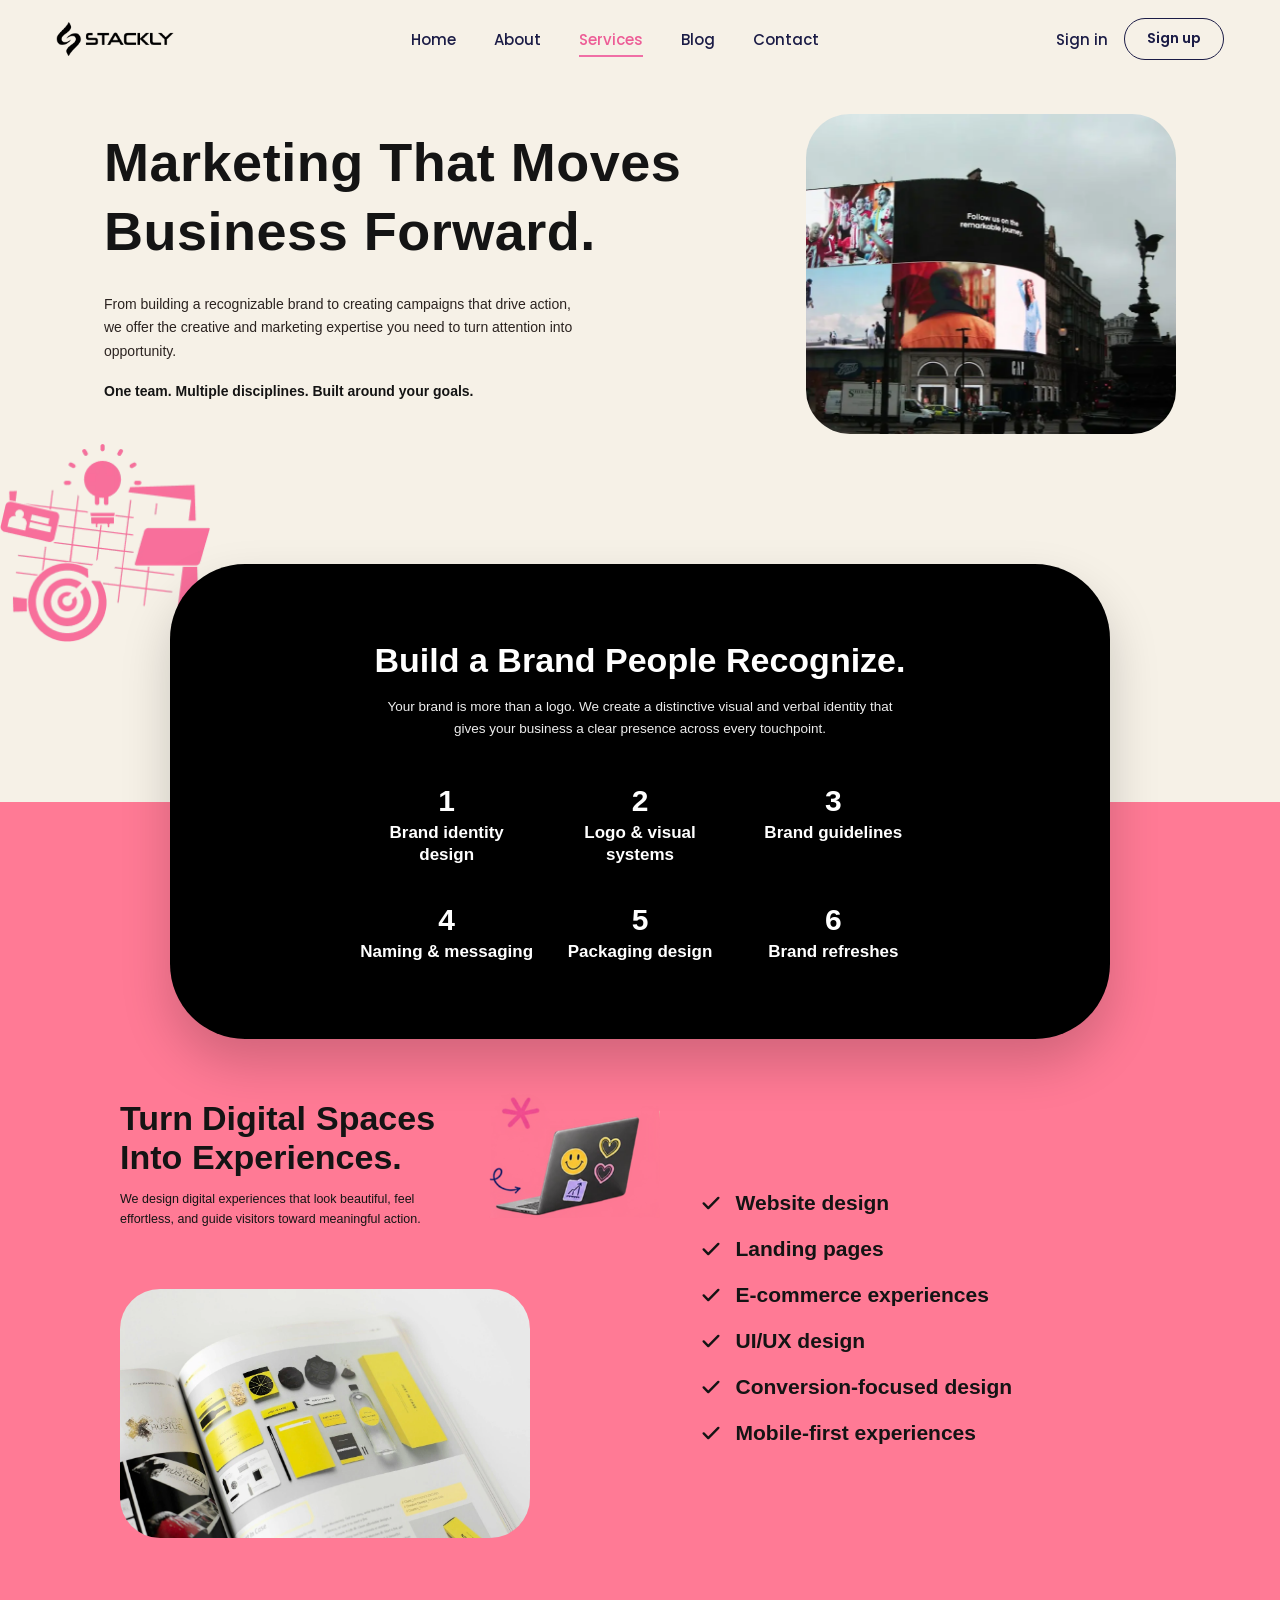
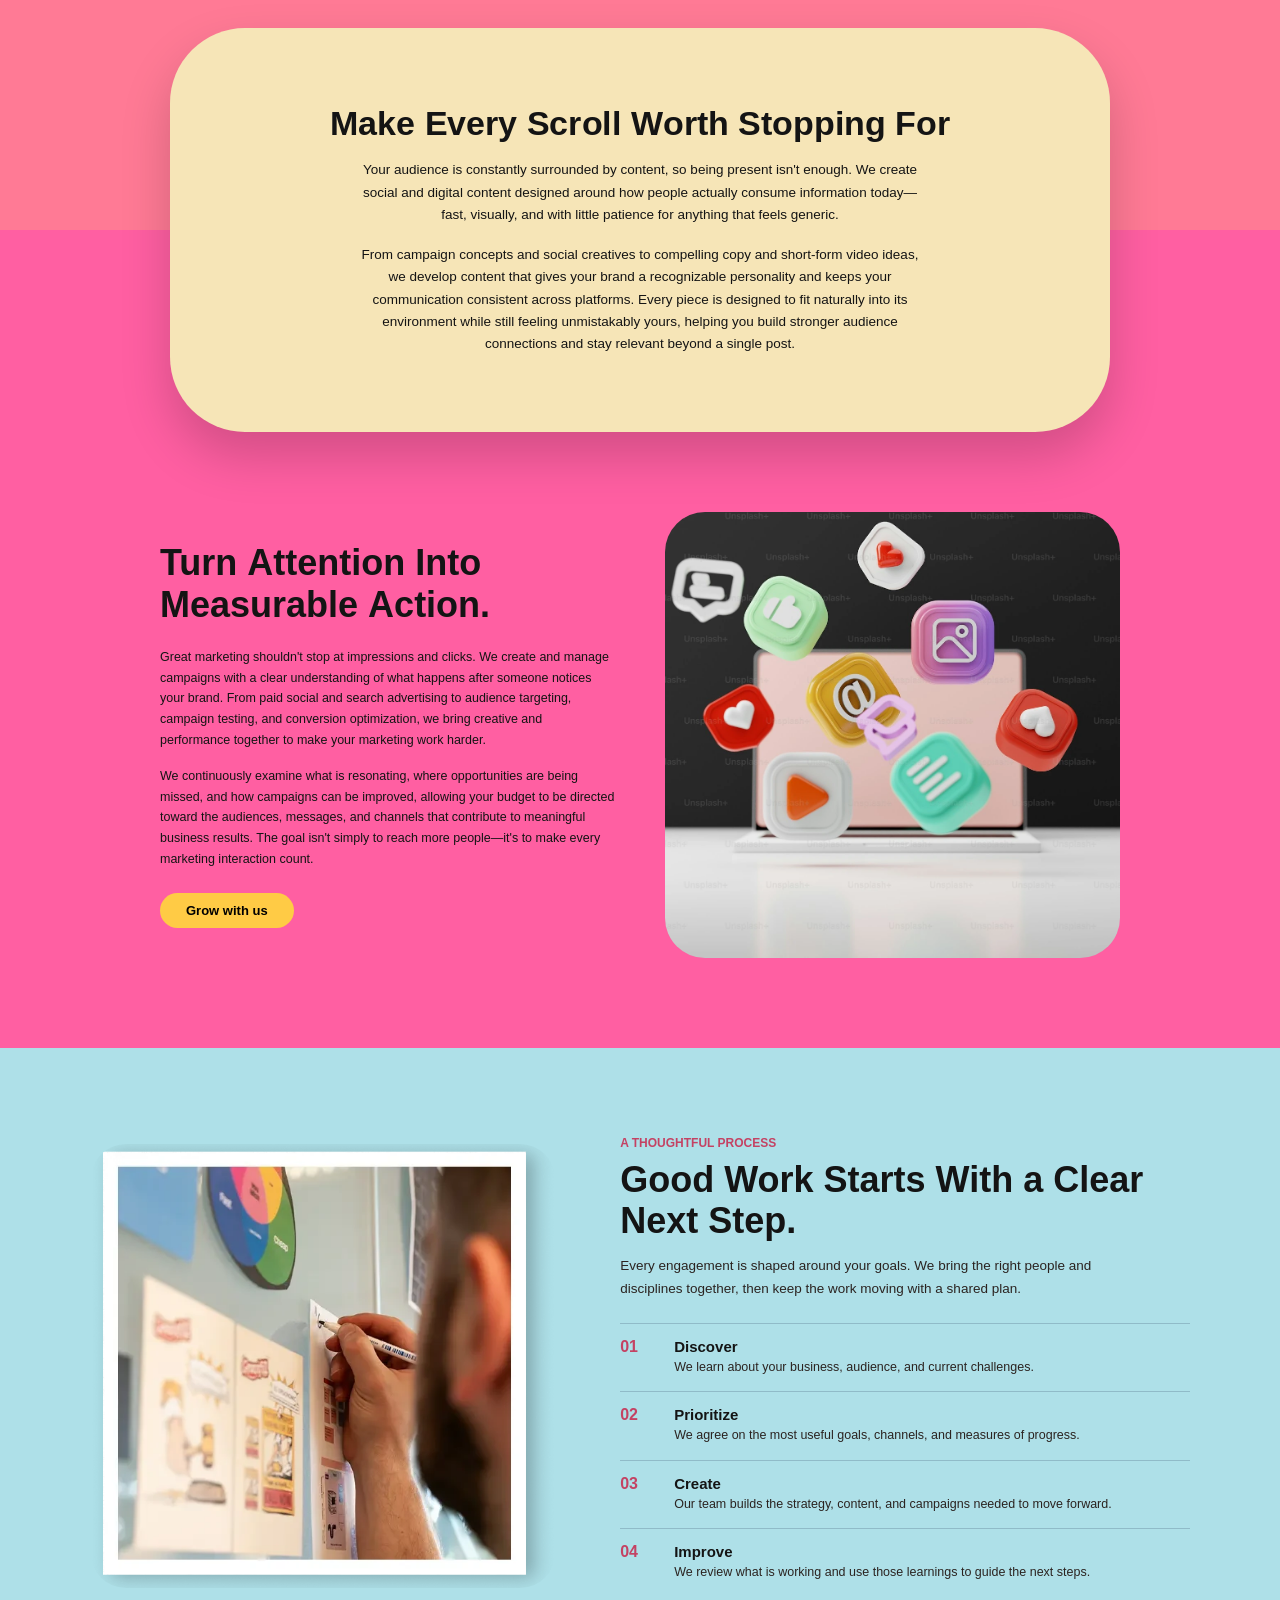
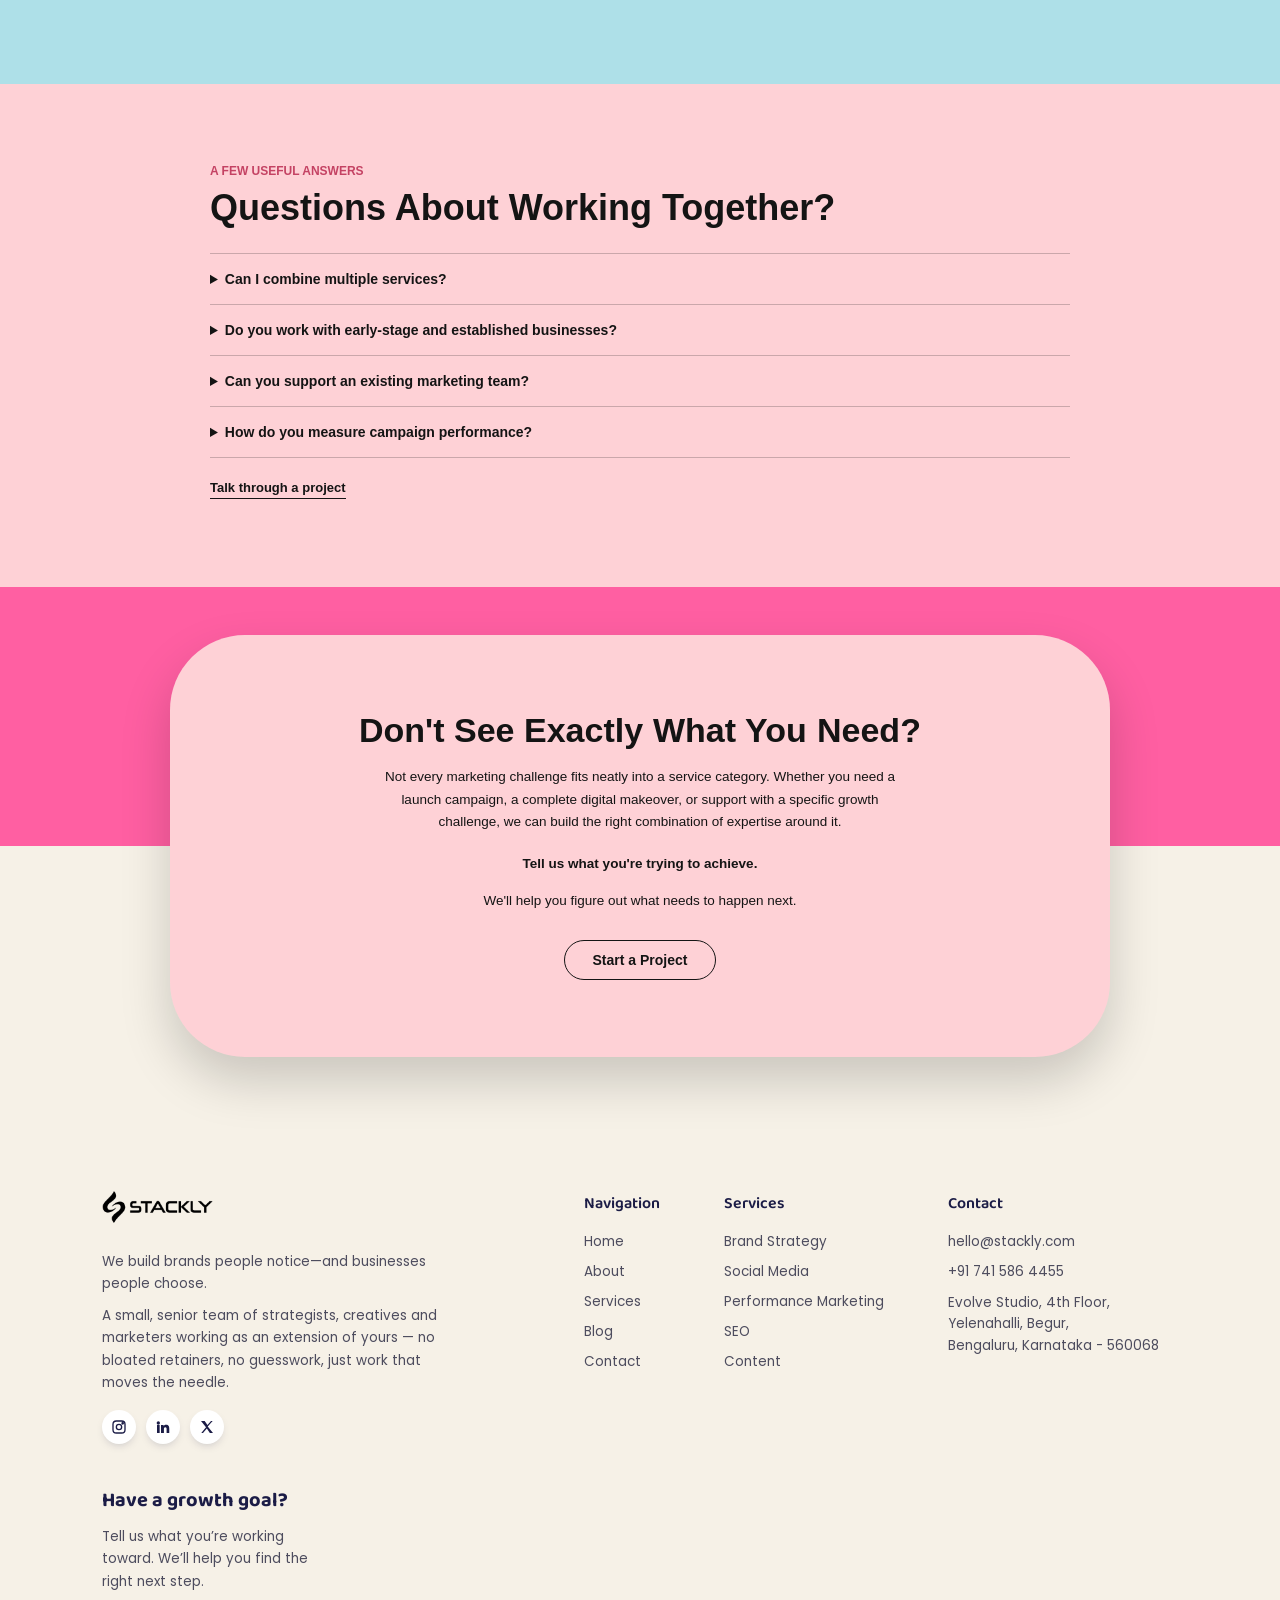
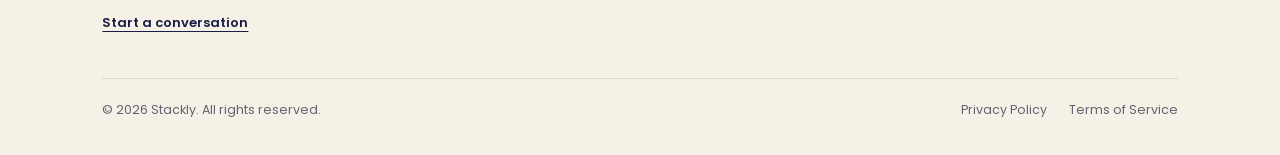
<file: services.html>
<!DOCTYPE html>
<html lang="en">
<head>
<meta charset="UTF-8">
<meta name="viewport" content="width=device-width, initial-scale=1.0, viewport-fit=cover">
<title>Stackly — Services</title>
<link rel="icon" href="assets/images/favicon.png" type="image/png">
<link rel="preconnect" href="https://fonts.googleapis.com">
<link rel="preconnect" href="https://fonts.gstatic.com" crossorigin>
<link href="https://fonts.googleapis.com/css2?family=Baloo+2:wght@500;600;700;800&family=Poppins:wght@400;500;600&family=Caveat:wght@600;700&family=Bowlby+One+SC&display=swap" rel="stylesheet">
<link rel="stylesheet" href="css/base.css">
<link rel="stylesheet" href="css/preloader.css">
<link rel="stylesheet" href="css/services.css">
<script src="js/main.js" defer></script>
<script src="js/services.js" defer></script>
<script src="js/preloader.js" defer></script>
</head>
<body data-page="services">

<div data-include="header"></div>

<section class="hero">
  <div>
    <h1 data-anim="chars-up">Marketing That Moves Business Forward.</h1>
    <p class="fade">From building a recognizable brand to creating campaigns that drive action, we offer the creative and marketing expertise you need to turn attention into opportunity.</p>
    <p class="b fade">One team. Multiple disciplines. Built around your goals.</p>
  </div>
  <div class="hero-img"><img src="assets/images/service1.webp" alt="City billboards"></div>
</section>

<section class="band band-1">
  <img class="deco" src="assets/images/services-doodle-illustration.webp" alt="">
  <div class="card black fade">
    <h2 data-anim="words-slide">Build a Brand People Recognize.</h2>
    <p>Your brand is more than a logo. We create a distinctive visual and verbal identity that gives your business a clear presence across every touchpoint.</p>
    <div class="nums"><div class="num-item"><b>1</b><span>Brand identity design</span></div><div class="num-item"><b>2</b><span>Logo &amp; visual systems</span></div><div class="num-item"><b>3</b><span>Brand guidelines</span></div><div class="num-item"><b>4</b><span>Naming &amp; messaging</span></div><div class="num-item"><b>5</b><span>Packaging design</span></div><div class="num-item"><b>6</b><span>Brand refreshes</span></div></div>
  </div>
</section>

<section class="pink1">
  <div class="digital">
    <div class="d-head">
      <h2 data-anim="words-blur">Turn Digital Spaces Into Experiences.</h2>
      <p class="fade">We design digital experiences that look beautiful, feel effortless, and guide visitors toward meaningful action.</p>
      <img class="d-lap" src="assets/images/services-laptop-stickers.webp" alt="">
    </div>
    <ul class="checks"><li><svg class="ck" viewBox="0 0 24 24" fill="none" stroke="currentColor" stroke-width="2.6" stroke-linecap="round" stroke-linejoin="round"><path d="M4 12.5l5 5L20 6.5"/></svg><span>Website design</span></li><li><svg class="ck" viewBox="0 0 24 24" fill="none" stroke="currentColor" stroke-width="2.6" stroke-linecap="round" stroke-linejoin="round"><path d="M4 12.5l5 5L20 6.5"/></svg><span>Landing pages</span></li><li><svg class="ck" viewBox="0 0 24 24" fill="none" stroke="currentColor" stroke-width="2.6" stroke-linecap="round" stroke-linejoin="round"><path d="M4 12.5l5 5L20 6.5"/></svg><span>E-commerce experiences</span></li><li><svg class="ck" viewBox="0 0 24 24" fill="none" stroke="currentColor" stroke-width="2.6" stroke-linecap="round" stroke-linejoin="round"><path d="M4 12.5l5 5L20 6.5"/></svg><span>UI/UX design</span></li><li><svg class="ck" viewBox="0 0 24 24" fill="none" stroke="currentColor" stroke-width="2.6" stroke-linecap="round" stroke-linejoin="round"><path d="M4 12.5l5 5L20 6.5"/></svg><span>Conversion-focused design</span></li><li><svg class="ck" viewBox="0 0 24 24" fill="none" stroke="currentColor" stroke-width="2.6" stroke-linecap="round" stroke-linejoin="round"><path d="M4 12.5l5 5L20 6.5"/></svg><span>Mobile-first experiences</span></li></ul>
    <div class="mag fade"><img src="assets/images/services-brand-book.webp" alt="Brand book"></div>
  </div>
</section>

<section class="band band-2">
  <div class="card card-y fade">
    <h2 data-anim="chars-flip">Make Every Scroll Worth Stopping For</h2>
    <p>Your audience is constantly surrounded by content, so being present isn't enough. We create social and digital content designed around how people actually consume information today—fast, visually, and with little patience for anything that feels generic.</p>
    <p>From campaign concepts and social creatives to compelling copy and short-form video ideas, we develop content that gives your brand a recognizable personality and keeps your communication consistent across platforms. Every piece is designed to fit naturally into its environment while still feeling unmistakably yours, helping you build stronger audience connections and stay relevant beyond a single post.</p>
  </div>
</section>

<section class="pink2">
  <div class="attn">
    <div>
      <h2 data-anim="words-slide">Turn Attention Into Measurable Action.</h2>
      <p class="fade">Great marketing shouldn't stop at impressions and clicks. We create and manage campaigns with a clear understanding of what happens after someone notices your brand. From paid social and search advertising to audience targeting, campaign testing, and conversion optimization, we bring creative and performance together to make your marketing work harder.</p>
      <p class="fade">We continuously examine what is resonating, where opportunities are being missed, and how campaigns can be improved, allowing your budget to be directed toward the audiences, messages, and channels that contribute to meaningful business results. The goal isn't simply to reach more people—it's to make every marketing interaction count.</p>
      <button class="yellow-btn fade" data-href="contact.html">Grow with us</button>
    </div>
    <div class="attn-img fade"><img src="assets/images/services-social-media-icons.webp" alt="Social media icons"></div>
  </div>
</section>

<section class="service-process">
  <div class="process-wrap">
    <div class="process-image fade"><img src="assets/images/home-team-planning-a-campaign.webp" alt="Marketing team planning a campaign together"></div>
    <div class="process-copy">
      <p class="process-kicker">A thoughtful process</p>
      <h2>Good Work Starts With a Clear Next Step.</h2>
      <p class="process-intro">Every engagement is shaped around your goals. We bring the right people and disciplines together, then keep the work moving with a shared plan.</p>
      <ol class="process-list">
        <li><span>01</span><div><h3>Discover</h3><p>We learn about your business, audience, and current challenges.</p></div></li>
        <li><span>02</span><div><h3>Prioritize</h3><p>We agree on the most useful goals, channels, and measures of progress.</p></div></li>
        <li><span>03</span><div><h3>Create</h3><p>Our team builds the strategy, content, and campaigns needed to move forward.</p></div></li>
        <li><span>04</span><div><h3>Improve</h3><p>We review what is working and use those learnings to guide the next steps.</p></div></li>
      </ol>
    </div>
  </div>
</section>

<section class="service-faq">
  <div class="service-faq-wrap">
    <p class="process-kicker">A few useful answers</p>
    <h2>Questions About Working Together?</h2>
    <div class="service-faq-list">
      <details>
        <summary>Can I combine multiple services?</summary>
        <p>Yes. We can bring together strategy, creative, digital, and performance support based on what your business needs.</p>
      </details>
      <details>
        <summary>Do you work with early-stage and established businesses?</summary>
        <p>We work with ambitious teams at different stages and shape the work around their audience, goals, and resources.</p>
      </details>
      <details>
        <summary>Can you support an existing marketing team?</summary>
        <p>Yes. We can work alongside your team on a specific project or provide ongoing support in selected areas.</p>
      </details>
      <details>
        <summary>How do you measure campaign performance?</summary>
        <p>We align on useful measures before work begins, then review results and opportunities for improvement together.</p>
      </details>
    </div>
    <a class="service-faq-link" href="contact.html">Talk through a project</a>
  </div>
</section>

<div class="service-faq-gap" aria-hidden="true"></div>

<section class="band band-3">
  <div class="card card-p fade">
    <h2 data-anim="words-bounce">Don't See Exactly What You Need?</h2>
    <p>Not every marketing challenge fits neatly into a service category. Whether you need a launch campaign, a complete digital makeover, or support with a specific growth challenge, we can build the right combination of expertise around it.</p>
    <p class="b">Tell us what you're trying to achieve.</p>
    <p>We'll help you figure out what needs to happen next.</p>
    <button class="pill" data-href="contact.html">Start a Project</button>
  </div>
</section>
<div class="gap-cream"></div>

<div data-include="footer"></div>

</body>
</html>
</file>
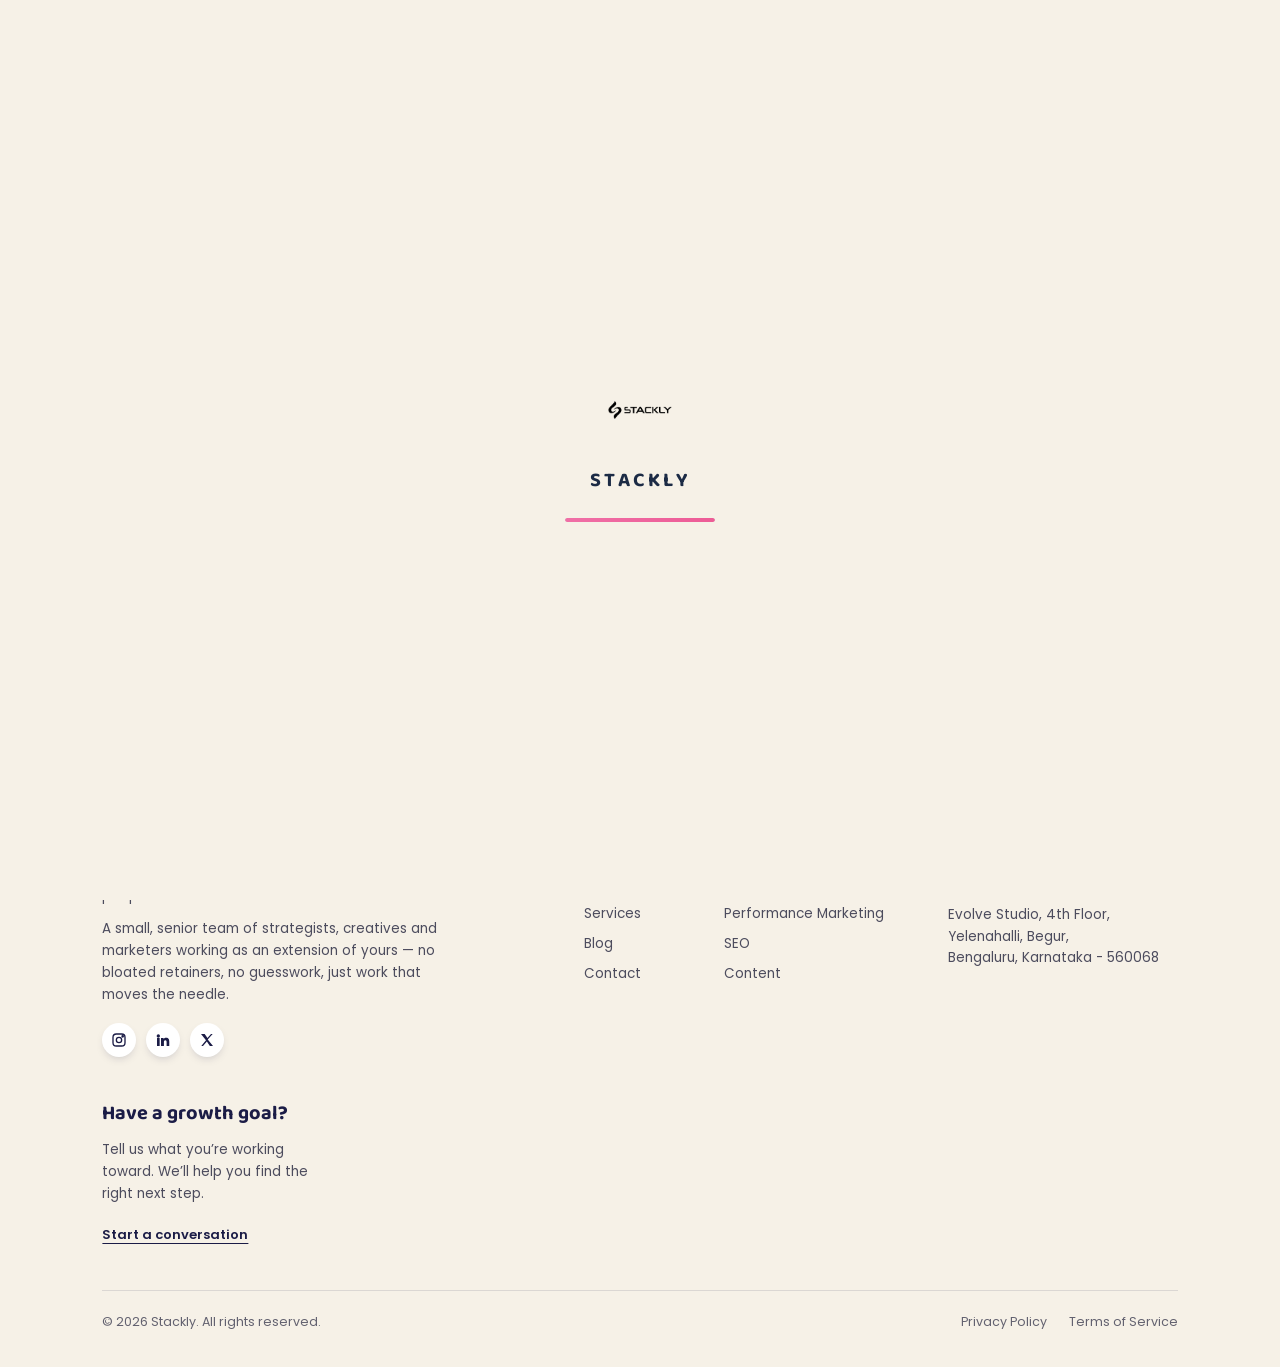
<file: signin.html>
<!DOCTYPE html>
<html lang="en">
<head>
<meta charset="UTF-8">
<meta name="viewport" content="width=device-width, initial-scale=1.0, viewport-fit=cover">
<title>Stackly — Sign in</title>
<link rel="icon" href="assets/images/favicon.png" type="image/png">
<link rel="preconnect" href="https://fonts.googleapis.com">
<link rel="preconnect" href="https://fonts.gstatic.com" crossorigin>
<link href="https://fonts.googleapis.com/css2?family=Baloo+2:wght@500;600;700;800&family=Poppins:wght@400;500;600&family=Caveat:wght@600;700&family=Bowlby+One+SC&display=swap" rel="stylesheet">
<link rel="stylesheet" href="css/base.css">
<link rel="stylesheet" href="css/preloader.css">
<link rel="stylesheet" href="css/auth.css">
<link rel="stylesheet" href="css/signin.css">
<script src="js/main.js" defer></script>
<script src="js/auth.js" defer></script>
<script src="js/preloader.js" defer></script>
</head>
<body data-page="signin">

<div data-include="header"></div>

<main>
  <div class="art-side">
    <img src="assets/images/auth-chef-illustration.webp" alt="Illustration">
  </div>

  <div class="form-side">
    <h1 class="headline" id="headline" data-text="SIGN IN"></h1>

    <div class="field" style="animation-delay:.15s;">
      <label>Email Id</label>
      <input id="email" type="email" placeholder="you@example.com">
    </div>
    <div class="field" style="animation-delay:.28s;">
      <label for="pass">Password</label>
      <div class="password-control">
        <input id="pass" type="password" placeholder="••••••••">
        <button class="password-toggle" type="button" data-password-toggle="pass" aria-label="Show password" title="Show password" aria-pressed="false">
          <svg viewBox="0 0 24 24" fill="none" stroke="currentColor" stroke-width="1.8" stroke-linecap="round" stroke-linejoin="round" aria-hidden="true"><path class="eye-open" d="M2 12s3.6-7 10-7 10 7 10 7-3.6 7-10 7S2 12 2 12Z"/><circle class="eye-open" cx="12" cy="12" r="3"/><path class="eye-slash" d="m3 3 18 18"/></svg>
        </button>
      </div>
    </div>

    <div class="role-pick" id="rolePick" role="group" aria-label="Choose account type">
      <button type="button" class="role-btn" data-role="public"><b>Public</b><small>User dashboard</small></button>
      <button type="button" class="role-btn" data-role="admin"><b>Admin</b><small>Admin dashboard</small></button>
    </div>
    <p class="form-msg" id="formMsg" role="alert"></p>

    <div class="row-between">
      <span>Or continue with</span>
      <a href="404.html">Forgot Password?</a>
    </div>

   <button class="signin-btn" id="submitBtn" type="button">Sign In</button>
     <br>
     <button class="google-btn" type="button" onclick="window.location.href='404.html'">
      <svg width="18" height="18" viewBox="0 0 18 18"><path fill="#4285F4" d="M17.6 9.2c0-.64-.06-1.25-.16-1.84H9v3.48h4.8a4.1 4.1 0 0 1-1.78 2.7v2.24h2.88c1.68-1.55 2.7-3.83 2.7-6.58z"/><path fill="#34A853" d="M9 18c2.43 0 4.47-.8 5.96-2.18l-2.88-2.24c-.8.54-1.83.86-3.08.86-2.37 0-4.38-1.6-5.1-3.75H.9v2.36A9 9 0 0 0 9 18z"/><path fill="#FBBC05" d="M3.9 10.69A5.4 5.4 0 0 1 3.62 9c0-.59.1-1.16.28-1.69V4.95H.9A9 9 0 0 0 0 9c0 1.45.35 2.83.9 4.05l3-2.36z"/><path fill="#EA4335" d="M9 3.58c1.32 0 2.5.45 3.44 1.35l2.58-2.58C13.46.9 11.42 0 9 0A9 9 0 0 0 .9 4.95l3 2.36C4.62 5.17 6.63 3.58 9 3.58z"/></svg>
      Google
    </button>

    <div class="switch-line">Don't have an account? <a href="signup.html">Sign up</a></div>


  </div>
</main>

<div data-include="footer"></div>

</body>
</html>
</file>
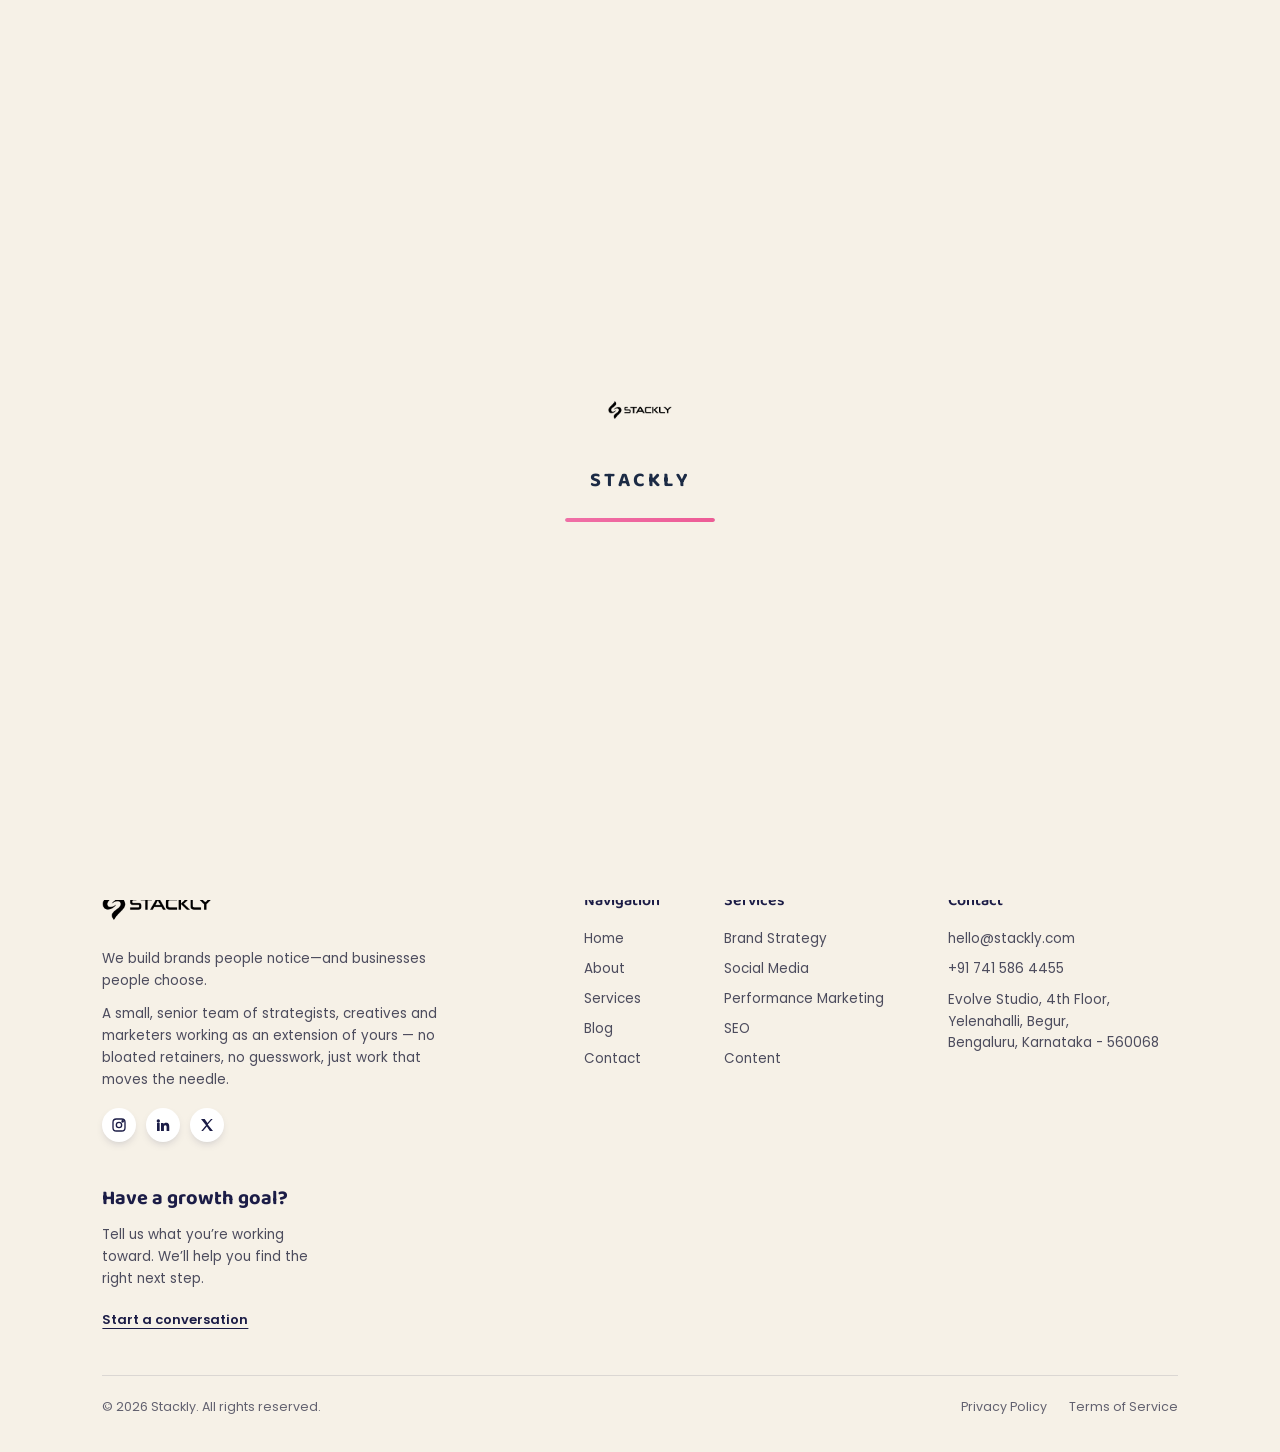
<file: signup.html>
<!DOCTYPE html>
<html lang="en">
<head>
<meta charset="UTF-8">
<meta name="viewport" content="width=device-width, initial-scale=1.0, viewport-fit=cover">
<title>Stackly — Sign up</title>
<link rel="icon" href="assets/images/favicon.png" type="image/png">
<link rel="preconnect" href="https://fonts.googleapis.com">
<link rel="preconnect" href="https://fonts.gstatic.com" crossorigin>
<link href="https://fonts.googleapis.com/css2?family=Baloo+2:wght@500;600;700;800&family=Poppins:wght@400;500;600&family=Caveat:wght@600;700&family=Bowlby+One+SC&display=swap" rel="stylesheet">
<link rel="stylesheet" href="css/base.css">
<link rel="stylesheet" href="css/preloader.css">
<link rel="stylesheet" href="css/auth.css">
<link rel="stylesheet" href="css/signup.css">
<script src="js/main.js" defer></script>
<script src="js/auth.js" defer></script>
<script src="js/preloader.js" defer></script>
</head>
<body data-page="signup">

<div data-include="header"></div>

<main>
  <div class="art-side">
    <img src="assets/images/auth-chef-illustration.webp" alt="Illustration">
  </div>

  <div class="form-side">
    <h1 class="headline" id="headline" data-text="SIGN UP"></h1>

    <div class="field" style="animation-delay:.10s;">
      <label>Full Name</label>
      <input id="name" type="text" placeholder="Your name">
    </div>
    <div class="field" style="animation-delay:.20s;">
      <label>Email Id</label>
      <input id="email" type="email" placeholder="you@example.com">
    </div>
    <div class="field" style="animation-delay:.30s;">
      <label for="pass">Password</label>
      <div class="password-control">
        <input id="pass" type="password" placeholder="••••••••">
        <button class="password-toggle" type="button" data-password-toggle="pass" aria-label="Show password" title="Show password" aria-pressed="false">
          <svg viewBox="0 0 24 24" fill="none" stroke="currentColor" stroke-width="1.8" stroke-linecap="round" stroke-linejoin="round" aria-hidden="true"><path class="eye-open" d="M2 12s3.6-7 10-7 10 7 10 7-3.6 7-10 7S2 12 2 12Z"/><circle class="eye-open" cx="12" cy="12" r="3"/><path class="eye-slash" d="m3 3 18 18"/></svg>
        </button>
      </div>
    </div>
    <div class="field" style="animation-delay:.40s;">
      <label for="pass2">Confirm Password</label>
      <div class="password-control">
        <input id="pass2" type="password" placeholder="••••••••">
        <button class="password-toggle" type="button" data-password-toggle="pass2" aria-label="Show confirm password" title="Show confirm password" aria-pressed="false">
          <svg viewBox="0 0 24 24" fill="none" stroke="currentColor" stroke-width="1.8" stroke-linecap="round" stroke-linejoin="round" aria-hidden="true"><path class="eye-open" d="M2 12s3.6-7 10-7 10 7 10 7-3.6 7-10 7S2 12 2 12Z"/><circle class="eye-open" cx="12" cy="12" r="3"/><path class="eye-slash" d="m3 3 18 18"/></svg>
        </button>
      </div>
    </div>

    <div class="role-pick" id="rolePick" role="group" aria-label="Choose account type">
      <button type="button" class="role-btn" data-role="public"><b>Public</b><small>User dashboard</small></button>
      <button type="button" class="role-btn" data-role="admin"><b>Admin</b><small>Admin dashboard</small></button>
    </div>
    <p class="form-msg" id="formMsg" role="alert"></p>
    <button class="signin-btn" id="submitBtn" type="button">Sign Up</button>

      <div class="row-center">Or continue with</div>
     <button class="google-btn" type="button" onclick="window.location.href='404.html'">
      <svg width="18" height="18" viewBox="0 0 18 18"><path fill="#4285F4" d="M17.6 9.2c0-.64-.06-1.25-.16-1.84H9v3.48h4.8a4.1 4.1 0 0 1-1.78 2.7v2.24h2.88c1.68-1.55 2.7-3.83 2.7-6.58z"/><path fill="#34A853" d="M9 18c2.43 0 4.47-.8 5.96-2.18l-2.88-2.24c-.8.54-1.83.86-3.08.86-2.37 0-4.38-1.6-5.1-3.75H.9v2.36A9 9 0 0 0 9 18z"/><path fill="#FBBC05" d="M3.9 10.69A5.4 5.4 0 0 1 3.62 9c0-.59.1-1.16.28-1.69V4.95H.9A9 9 0 0 0 0 9c0 1.45.35 2.83.9 4.05l3-2.36z"/><path fill="#EA4335" d="M9 3.58c1.32 0 2.5.45 3.44 1.35l2.58-2.58C13.46.9 11.42 0 9 0A9 9 0 0 0 .9 4.95l3 2.36C4.62 5.17 6.63 3.58 9 3.58z"/></svg>
      Google
    </button>
      <div class="switch-line">Already have an account? <a href="signin.html">Sign In</a></div>

  </div>
</main>

<div data-include="footer"></div>

</body>
</html>
</file>
<file: css/base.css>
/* =====================================================================
   Stackly — shared styles
   Header (fixed on scroll), footer, and site-wide helpers.
   Loaded on every page BEFORE the page's own stylesheet.
   Header/footer use --site-* variables so they look identical everywhere;
   their background follows each page's own --cream.
   ===================================================================== */

:root{
  --site-ink:#141530;
  --site-navy:#1B1C46;
  --site-pink:#F06FA6;
  --site-pink-deep:#ED5C96;
  --header-h:78px;          /* height of the fixed header (body is padded by this) */
}

html{scroll-behavior:smooth;scroll-padding-top:var(--header-h);}
body{padding-top:var(--header-h);}

/* local reset so the shared components render the same on every page */
.site-header *, .site-footer *{margin:0;padding:0;box-sizing:border-box;}
.site-header, .site-footer{font-family:'Poppins',sans-serif;}

/* ================= HEADER (fixed) ================= */
.site-header{
  position:fixed !important;
  top:0 !important;
  left:0 !important;
  right:0 !important;
  z-index:9999;
  height:var(--header-h);
  display:flex;
  align-items:center;
  justify-content:space-between;
  padding:0 56px;
  background:var(--cream,#FBF2E4);
  transition:height .3s ease, box-shadow .3s ease, background-color .3s ease;
}
.site-header.is-scrolled{
  height:62px;
  box-shadow:0 10px 26px -16px rgba(27,28,70,.4);
}
@media (min-width:901px){
  @supports (background:color-mix(in srgb, red 50%, blue)){
    .site-header.is-scrolled{
      background:color-mix(in srgb, var(--cream,#FBF2E4) 90%, transparent);
      -webkit-backdrop-filter:blur(10px);
      backdrop-filter:blur(10px);
    }
  }
}

.brand-logo{display:flex;align-items:center;text-decoration:none;cursor:pointer;}
.brand-logo-img{
  height:34px;
  width:auto;
  display:block;
  transition:transform .5s cubic-bezier(.34,1.56,.64,1), filter .4s ease, height .3s ease;
}
.site-header.is-scrolled .brand-logo-img{height:30px;}
.brand-logo:hover .brand-logo-img{transform:rotate(-4deg) scale(1.05);filter:drop-shadow(0 4px 10px rgba(27,28,70,.25));}

.site-nav{display:flex;gap:38px;}
.site-nav a{
  text-decoration:none;
  color:var(--site-navy);
  font-size:15px;
  font-weight:500;
  position:relative;
  padding:4px 0;
  transition:color .3s ease;
}
.site-nav a::before{
  content:'';
  position:absolute;
  left:50%;bottom:-2px;
  width:0;height:2px;
  background:var(--site-pink);
  transition:all .35s cubic-bezier(.34,1.56,.64,1);
  transform:translateX(-50%);
}
.site-nav a:hover{color:var(--site-pink-deep);}
.site-nav a:hover::before{width:100%;}
.site-nav a.active{color:var(--site-pink-deep);}
.site-nav a.active::before{width:100%;}

.site-auth{display:flex;align-items:center;gap:16px;}
.site-signin{
  font-size:15px;font-weight:500;color:var(--site-navy);
  text-decoration:none;
  transition:opacity .3s, color .3s;
}
.site-signin:hover{opacity:.6;}
.site-signin.active{color:var(--site-pink-deep);}
.btn-signup{
  display:inline-block;
  font-family:'Poppins',sans-serif;
  font-weight:600;
  font-size:14px;
  line-height:1.4;
  text-decoration:none;
  border:1.5px solid var(--site-navy);
  background:transparent;
  padding:10px 22px;
  border-radius:30px;
  cursor:pointer;
  color:var(--site-navy);
  position:relative;
  overflow:hidden;
  transition:color .35s ease, transform .3s ease;
}
.btn-signup::before{
  content:'';
  position:absolute;inset:0;
  background:var(--site-navy);
  transform:translateY(101%);
  transition:transform .35s cubic-bezier(.65,0,.35,1);
  z-index:-1;
}
.btn-signup:hover, .btn-signup.active{color:#fff;transform:translateY(-2px);}
.btn-signup:hover::before, .btn-signup.active::before{transform:translateY(0);}

/* hamburger (mobile only) */
.site-toggle{
  display:none;
  width:42px;height:42px;
  border:0;background:transparent;cursor:pointer;
  flex-direction:column;align-items:center;justify-content:center;gap:5px;
}
.site-toggle span{
  display:block;width:24px;height:2.5px;border-radius:2px;
  background:var(--site-navy);
  transition:transform .3s ease, opacity .2s ease;
}
.site-header.menu-open .site-toggle span:nth-child(1){transform:translateY(7.5px) rotate(45deg);}
.site-header.menu-open .site-toggle span:nth-child(2){opacity:0;}
.site-header.menu-open .site-toggle span:nth-child(3){transform:translateY(-7.5px) rotate(-45deg);}

@media (max-width:900px){
  :root{--header-h:64px;}
  .site-header{padding:0 20px;flex-wrap:wrap;align-content:flex-start;}
  .site-header.is-scrolled{height:56px;}
  .site-header .brand-logo, .site-header .site-toggle{height:var(--header-h);}
  .site-header.is-scrolled .brand-logo, .site-header.is-scrolled .site-toggle{height:56px;}
  .brand-logo-img{height:30px;}
  .site-header.is-scrolled .brand-logo-img{height:27px;}
  .site-toggle{display:flex;margin-right:-8px;}
  .site-nav, .site-auth{display:none;width:100%;}
  .site-header.menu-open{height:auto;padding-bottom:18px;background:var(--cream,#FBF2E4);box-shadow:0 14px 30px -18px rgba(27,28,70,.45);}
  .site-header.menu-open .site-nav{display:flex;flex-direction:column;gap:4px;padding:6px 0 10px;}
  .site-header.menu-open .site-nav a{padding:11px 0;font-size:16px;}
  .site-header.menu-open .site-nav a::before{display:none;}
  .site-header.menu-open .site-auth{display:flex;padding-top:6px;}
}

/* ================= FOOTER ================= */
.site-footer{
  background:var(--cream,#FBF2E4);
  padding:64px 8vw 36px;
}
.footer-top{
  max-width:1300px;
  margin:0 auto;
  display:flex;
  justify-content:space-between;
  gap:40px;
  flex-wrap:wrap;
}
.footer-brand{max-width:340px;}
.footer-brand .brand-logo-img{height:32px;display:block;margin-bottom:18px;}
.footer-brand .brand-logo:hover .brand-logo-img{transform:none;filter:none;}
.footer-brand p{
  font-size:13.5px;
  line-height:1.65;
  color:var(--site-ink);
  opacity:.75;
  margin-top:10px;
}
.footer-cta{max-width:230px;align-self:flex-start;padding-top:0;}
.footer-cta h4{font-family:'Baloo 2',sans-serif;font-size:20px;font-weight:700;color:var(--site-navy);}
.footer-cta p{margin:10px 0 16px;font-size:13.5px;line-height:1.65;color:var(--site-ink);opacity:.75;}
.footer-cta a{display:inline-block;color:var(--site-navy);font-size:13px;font-weight:600;text-decoration:underline;text-underline-offset:4px;}
.footer-cta a:hover{color:var(--site-pink-deep);}
.footer-cols{display:flex;gap:64px;flex-wrap:wrap;}
.footer-col h4{
  font-family:'Baloo 2',sans-serif;
  font-size:16px;
  font-weight:600;
  color:var(--site-navy);
  margin-bottom:16px;
}
.footer-col a{
  display:block;
  text-decoration:none;
  color:var(--site-ink);
  opacity:.75;
  font-size:13.5px;
  margin-bottom:10px;
  transition:opacity .25s ease, transform .25s ease, color .25s ease;
}
.footer-col a:hover{opacity:1;transform:translateX(3px);color:var(--site-pink-deep);}
.footer-address{max-width:230px;font-size:13.5px;line-height:1.6;color:var(--site-ink);opacity:.75;}
.footer-social{display:flex;gap:10px;margin-top:16px;}
.footer-social a{
  width:34px;height:34px;
  border-radius:50%;
  background:#fff;
  display:flex;align-items:center;justify-content:center;
  color:var(--site-navy);
  box-shadow:0 4px 10px -4px rgba(27,28,70,.25);
  transition:transform .3s cubic-bezier(.34,1.56,.64,1), background .3s ease, color .3s ease;
}
.footer-social a svg{width:16px;height:16px;}
.footer-social a:hover{background:var(--site-pink);color:#fff;transform:translateY(-3px) rotate(-6deg);}
.footer-bottom{
  max-width:1300px;
  margin:44px auto 0;
  padding-top:22px;
  border-top:1px solid rgba(27,28,70,.12);
  display:flex;
  justify-content:space-between;
  align-items:center;
  flex-wrap:wrap;
  gap:12px;
}
.footer-bottom p{font-size:12.5px;color:var(--site-ink);opacity:.65;}
.footer-legal{display:flex;gap:22px;}
.footer-legal a{
  font-size:12.5px;
  color:var(--site-ink);
  opacity:.65;
  text-decoration:none;
  transition:opacity .25s ease, color .25s ease;
}
.footer-legal a:hover{opacity:1;color:var(--site-pink-deep);}

@media (max-width:700px){
  .footer-top{flex-direction:column;}
  .footer-cols{gap:40px;}
  .footer-bottom{flex-direction:column;text-align:center;}
}
</file>
<file: css/home.css>
:root{
  --cream:#FBF2E4;
  --cream-2:#F5E9D6;
  --navy:#1B1C46;
  --pink:#F06FA6;
  --pink-deep:#ED5C96;
  --yellow:#F7C948;
  --yellow-deep:#F3B429;
  --green:#A9D6A0;
  --blue:#AED4EC;
  --ink:#141530;
  --paper:#F3E9D2;
}

*{margin:0;padding:0;box-sizing:border-box;}

html{scroll-behavior:smooth;}

body{
  font-family:'Poppins',sans-serif;
  background:var(--cream);
  color:var(--ink);
  overflow-x:hidden;
}

/* ================= HERO ================= */
.hero{
  display:grid;
  grid-template-columns:540px 1fr;
  align-items:stretch;
  column-gap:3px;
  padding:36px 56px 64px;
  max-width:1579px;
  margin:0 auto;
}

.hero-copy{
  display:flex;
  flex-direction:column;
  justify-content:center;
  width:540px;
  max-width:100%;
}

.hero-copy h1{
  font-family:'Baloo 2',sans-serif;
  font-weight:800;
  font-size:clamp(34px,3.6vw,54px);
  line-height:1.08;
  text-transform:uppercase;
  color:var(--navy);
  letter-spacing:-0.5px;
}

.hero-copy h1 .line{
  display:block;
  overflow:hidden;
}

.hero-copy h1 .line span.inner{
  display:inline-block;
  transform:translateY(110%);
  animation:lineUp .8s cubic-bezier(.2,.9,.25,1) forwards;
}

.hero-copy h1 .line:nth-child(1) span.inner{animation-delay:.15s;}

.hero-copy h1 .line:nth-child(2) span.inner{animation-delay:.3s;}

.hero-copy h1 .line:nth-child(3) span.inner{animation-delay:.45s;}

@keyframes lineUp{to{transform:translateY(0);}}

.hero-copy h1 .growth{color:var(--pink);}

.hero-copy h1 .line.pop span.inner{animation:popIn .9s cubic-bezier(.34,1.56,.64,1) forwards;}

@keyframes popIn{
  0%{transform:translateY(80%) rotate(-4deg) scale(.9);opacity:0;}
  60%{transform:translateY(-4%) rotate(1.5deg) scale(1.03);opacity:1;}
  100%{transform:translateY(0) rotate(0) scale(1);}
}

/* letter hover ripple on headline */
.letters span{
  display:inline-block;
  transition:transform .25s cubic-bezier(.34,1.56,.64,1), color .25s ease;
}

.letters:hover span{ }

.letters span:hover{
  transform:translateY(-8px) rotate(-6deg) scale(1.15);
  color:var(--yellow-deep);
}

.hero-copy p{
  margin-top:22px;
  max-width:430px;
  font-size:15.5px;
  line-height:1.65;
  color:#4a4a63;
  opacity:0;
  animation:fadeUp .8s ease forwards;
  animation-delay:.75s;
}

.cta-row{
  display:flex;
  gap:16px;
  margin-top:28px;
  opacity:0;
  animation:fadeUp .8s ease forwards;
  animation-delay:.95s;
}

@keyframes fadeUp{
  from{opacity:0;transform:translateY(16px);}
  to{opacity:1;transform:translateY(0);}
}

.btn-primary{
  font-family:'Poppins',sans-serif;
  font-weight:600;
  font-size:14.5px;
  background:var(--yellow);
  color:var(--navy);
  border:none;
  padding:14px 26px;
  border-radius:30px;
  cursor:pointer;
  position:relative;
  overflow:hidden;
  box-shadow:0 0 0 0 rgba(247,201,72,.6);
  transition:transform .3s cubic-bezier(.34,1.56,.64,1), box-shadow .3s ease;
}

.btn-primary::after{
  content:'';
  position:absolute;
  top:0;left:-60%;
  width:40%;height:100%;
  background:linear-gradient(120deg,transparent,rgba(255,255,255,.65),transparent);
  transform:skewX(-20deg);
}

.btn-primary:hover{
  transform:translateY(-3px);
  box-shadow:0 10px 24px -8px rgba(243,180,41,.65);
}

.btn-primary:hover::after{
  animation:shine .9s ease forwards;
}

@keyframes shine{
  0%{left:-60%;}
  100%{left:130%;}
}

.btn-outline{
  font-family:'Poppins',sans-serif;
  font-weight:600;
  font-size:14.5px;
  background:transparent;
  color:var(--navy);
  border:1.5px solid var(--navy);
  padding:14px 24px;
  border-radius:30px;
  cursor:pointer;
  position:relative;
  overflow:hidden;
  z-index:1;
  transition:color .4s ease, transform .3s ease;
}

.btn-outline::before{
  content:'';
  position:absolute;inset:0;
  background:var(--navy);
  border-radius:30px;
  transform:scale(0);
  transition:transform .4s cubic-bezier(.65,0,.35,1);
  z-index:-1;
}

.btn-outline:hover{color:var(--cream);transform:translateY(-3px);}

.btn-outline:hover::before{transform:scale(1);}

.tagline{
  margin-top:34px;
  display:flex;
  align-items:center;
  gap:10px;
  font-size:13.5px;
  font-weight:600;
  color:var(--navy);
  opacity:0;
  animation:fadeUp .8s ease forwards;
  animation-delay:1.15s;
}

.tagline .dot{
  width:4px;height:4px;border-radius:50%;
  background:var(--pink);
  animation:pulseDot 1.8s ease-in-out infinite;
}

.tagline span:nth-child(4) .dot{animation-delay:.2s;}

.tagline span:nth-child(6) .dot{animation-delay:.4s;}

@keyframes pulseDot{
  0%,100%{transform:scale(1);opacity:1;}
  50%{transform:scale(1.8);opacity:.4;}
}

/* ================= ILLUSTRATION ================= */
.hero-art{
  position:relative;
  width:100%;
  display:flex;
  align-items:center;
  justify-content:center;
}

.art-stage{
  position:relative;
  width:100%;
  aspect-ratio:1672/941;
}

.hero-img{
  display:block;
  width:100%;
  height:100%;
  object-fit:contain;
}

@media (max-width:980px){
.hero{grid-template-columns:1fr;padding:24px 24px 48px;}
.hero-copy{width:100%;}
.art-stage{max-width:520px;margin:0 auto;}
}

/* ================= BRAND-MORE SECTION ================= */
.brand-more{
  background:linear-gradient(135deg,#FF61A7 0%,#E25FD5 100%);
  padding:90px 56px;
  overflow:hidden;
}

.bm-wrap{
  max-width:1450px;
  margin:0 auto;
  display:grid;
  grid-template-columns:minmax(280px,420px) 1fr minmax(260px,326px);
  align-items:center;
  gap:64px;
}

.bm-image{
  position:relative;
  aspect-ratio:1/1.04;
  border-radius:28px;
  overflow:hidden;
  box-shadow:0 25px 50px -18px rgba(120,10,70,.45);
  opacity:0;
  transform:translateX(-40px) rotate(-3deg);
  transition:opacity .8s cubic-bezier(.2,.9,.25,1), transform .8s cubic-bezier(.2,.9,.25,1);
}

.bm-image img{
  width:100%;height:100%;
  object-fit:cover;
  object-position:top center;
  display:block;
  transition:transform .6s ease;
}

.bm-image:hover img{transform:scale(1.06);}

.brand-more.in-view .bm-image{opacity:1;transform:translateX(0) rotate(0deg);}

.bm-copy{
  text-align:center;
  color:var(--navy);
}

.bm-copy h2{
  font-family:'Baloo 2',sans-serif;
  font-weight:700;
  font-size:clamp(26px,2.4vw,34px);
  line-height:1.25;
}

.bm-copy h2 .word{
  display:inline-block;
  opacity:0;
  transform:translateY(18px);
  transition:opacity .6s ease, transform .6s ease;
}

.brand-more.in-view .bm-copy h2 .word{opacity:1;transform:translateY(0);}

.bm-check{
  width:26px;height:26px;
  margin:18px auto 0;
  border-radius:50%;
  background:rgba(255,255,255,.55);
  display:flex;align-items:center;justify-content:center;
  color:var(--navy);
  font-size:13px;
  font-weight:700;
  opacity:0;
  transform:scale(0);
  transition:opacity .5s ease, transform .5s cubic-bezier(.34,1.56,.64,1);
  transition-delay:.5s;
}

.brand-more.in-view .bm-check{opacity:1;transform:scale(1);}

.bm-copy p{
  font-size:14.5px;
  line-height:1.7;
  color:#3a1a3a;
  margin-top:18px;
  opacity:0;
  transform:translateY(14px);
  transition:opacity .6s ease, transform .6s ease;
}

.bm-copy p:nth-of-type(1){transition-delay:.6s;}

.bm-copy p:nth-of-type(2){transition-delay:.75s;}

.brand-more.in-view .bm-copy p{opacity:1;transform:translateY(0);}

.bm-note{
  position:relative;
  background:#FEDCEE;
  border-radius:6px;
  padding:30px 26px;
  box-shadow:5px 9px 0 rgba(0,0,0,.06), 0 14px 28px -10px rgba(120,10,70,.35);
  opacity:0;
  transform:translateX(40px) rotate(0deg);
  transition:opacity .8s cubic-bezier(.2,.9,.25,1), transform .8s cubic-bezier(.34,1.2,.5,1);
  transition-delay:.3s;
}

.brand-more.in-view .bm-note{opacity:1;transform:translateX(0) rotate(9.17deg);}

.bm-note:hover{transform:rotate(2deg) scale(1.03) !important;}

.bm-flag{
  position:absolute;
  top:-18px;left:-22px;
  width:52px;height:48px;
  background:#DC1361;
  border-radius:0 60% 60% 60%;
  transform:rotate(-18deg);
  animation:flagWiggle 3.2s ease-in-out infinite;
  box-shadow:0 8px 14px -6px rgba(0,0,0,.35);
}

@keyframes flagWiggle{
  0%,100%{transform:rotate(-18deg);}
  50%{transform:rotate(-8deg);}
}

.bm-note ul{list-style:none;}

.bm-note li{
  display:flex;
  align-items:flex-start;
  gap:10px;
  font-size:13.5px;
  font-weight:500;
  line-height:1.4;
  color:var(--navy);
  margin-bottom:14px;
  opacity:0;
  transform:translateX(14px);
  transition:opacity .5s ease, transform .5s cubic-bezier(.34,1.56,.64,1);
}

.bm-note li:last-child{margin-bottom:0;}

.brand-more.in-view .bm-note li{opacity:1;transform:translateX(0);}

.brand-more.in-view .bm-note li:nth-child(1){transition-delay:.9s;}

.brand-more.in-view .bm-note li:nth-child(2){transition-delay:1.02s;}

.brand-more.in-view .bm-note li:nth-child(3){transition-delay:1.14s;}

.brand-more.in-view .bm-note li:nth-child(4){transition-delay:1.26s;}

.bm-note .tick{
  flex-shrink:0;
  width:16px;height:16px;
  margin-top:1px;
  color:#DC1361;
}

.bm-note .tick svg{width:100%;height:100%;}

@media (max-width:980px){
.bm-wrap{grid-template-columns:1fr;gap:40px;justify-items:center;}
.bm-image{width:100%;max-width:380px;}
.bm-note{max-width:340px;}
}

/* ================= BUILD/SERVICES SECTION ================= */
.build-section{
  background:var(--cream);
  padding:100px 56px 120px;
  position:relative;
  overflow:hidden;
}

.build-wrap{
  max-width:1500px;
  margin:0 auto;
}

.build-intro{
  display:flex;
  align-items:flex-start;
  justify-content:space-between;
  gap:40px;
  margin-bottom:56px;
  position:relative;
}

.intro-left{
  display:flex;
  gap:24px;
  align-items:flex-start;
}

.intro-blob{
  flex-shrink:0;
  width:70px;height:64px;
  background:#FF8D74;
  border-radius:62% 38% 55% 45% / 45% 55% 45% 55%;
  margin-top:6px;
  animation:blobMorph 6s ease-in-out infinite;
}

@keyframes blobMorph{
  0%,100%{border-radius:62% 38% 55% 45% / 45% 55% 45% 55%;transform:rotate(0deg);}
  50%{border-radius:45% 55% 40% 60% / 55% 40% 60% 45%;transform:rotate(8deg);}
}

.intro-text h2{
  font-family:'Baloo 2',sans-serif;
  font-weight:700;
  font-size:clamp(26px,2.6vw,36px);
  line-height:1.2;
  color:var(--navy);
}

.intro-text h2 .word{
  display:inline-block;
  opacity:0;
  transform:translateY(16px);
  transition:opacity .55s ease, transform .55s ease;
}

.build-section.in-view .intro-text h2 .word{opacity:1;transform:translateY(0);}

.intro-text p{
  margin-top:14px;
  max-width:440px;
  font-size:14.5px;
  line-height:1.65;
  color:#5a5a72;
  opacity:0;
  transform:translateY(12px);
  transition:opacity .6s ease .4s, transform .6s ease .4s;
}

.build-section.in-view .intro-text p{opacity:1;transform:translateY(0);}

.intro-megaphone{
  position:relative;
  width:260px;
  height:150px;
  flex-shrink:0;
}

.tag-stack{
  position:absolute;
  left:0;top:0;
  display:flex;
  flex-direction:column;
  gap:6px;
}

.tag{
  font-family:'Poppins',sans-serif;
  font-weight:700;
  font-size:11px;
  letter-spacing:.4px;
  padding:6px 16px;
  border-radius:20px;
  color:var(--navy);
  box-shadow:0 6px 12px -4px rgba(20,21,48,.2);
  opacity:0;
  transform:translateY(14px) scale(.8);
  transition:opacity .5s cubic-bezier(.34,1.56,.64,1), transform .5s cubic-bezier(.34,1.56,.64,1);
}

.build-section.in-view .tag{opacity:1;transform:translateY(0) scale(1);}

.tag-strategy{background:#F7C948;align-self:flex-start;margin-left:4px;transform-origin:center;}

.tag-creative{background:#F393BE;align-self:flex-start;margin-left:26px;}

.tag-performance{background:#C9B8EC;align-self:flex-start;margin-left:44px;}

.tag-growth{background:#A9D6A0;align-self:flex-start;margin-left:60px;}

.build-section.in-view .tag-strategy{transition-delay:.2s;}

.build-section.in-view .tag-creative{transition-delay:.32s;}

.build-section.in-view .tag-performance{transition-delay:.44s;}

.build-section.in-view .tag-growth{transition-delay:.56s;}

.tag:hover{transform:translateY(-4px) scale(1.06) !important;}

.megaphone{
  position:absolute;
  right:0;top:6px;
  width:110px;
  color:#F0729C;
  opacity:0;
  transform:scale(.7) rotate(-14deg);
  transition:opacity .6s cubic-bezier(.34,1.56,.64,1) .5s, transform .6s cubic-bezier(.34,1.56,.64,1) .5s;
  animation:megaShake 3.4s ease-in-out infinite 1.3s;
  transform-origin:70% 70%;
}

.build-section.in-view .megaphone{opacity:1;transform:scale(1) rotate(-14deg);}

@keyframes megaShake{
  0%,100%{transform:rotate(-14deg);}
  50%{transform:rotate(-8deg);}
}

.megaphone .spark{
  animation:sparkle 1.8s ease-in-out infinite;
  transform-origin:center;
}

@keyframes sparkle{
  0%,100%{opacity:1;transform:scale(1);}
  50%{opacity:.4;transform:scale(.7);}
}

.cards-grid{
  display:grid;
  grid-template-columns:repeat(3,1fr);
  gap:28px;
}

.service-card{
  border-radius:20px;
  padding:28px 26px;
  box-shadow:5px 7px 30px -10px rgba(0,0,0,.2);
  position:relative;
  opacity:0;
  transform:translateY(36px) scale(.94);
  transition:opacity .6s cubic-bezier(.2,.9,.25,1), transform .6s cubic-bezier(.2,.9,.25,1), box-shadow .35s ease;
  cursor:default;
}

.build-section.in-view .service-card{opacity:1;transform:translateY(0) scale(1);}

.cards-grid .service-card:nth-child(1){transition-delay:.05s;}

.cards-grid .service-card:nth-child(2){transition-delay:.15s;}

.cards-grid .service-card:nth-child(3){transition-delay:.25s;}

.cards-grid .service-card:nth-child(4){transition-delay:.35s;}

.cards-grid .service-card:nth-child(5){transition-delay:.45s;}

.cards-grid .service-card:nth-child(6){transition-delay:.55s;}

.service-card:hover{
  transform:translateY(-8px) scale(1.015) !important;
  box-shadow:8px 16px 34px -10px rgba(0,0,0,.3);
}

.card-yellow{background:#F3F76A;}

.card-pink{background:#F48FB6;}

.card-blue{background:#93A9F2;}

.card-green{background:#AEDD5C;}

.card-purple{background:#B39DDB;}

.card-orange{background:#FF8D74;}

.card-top{
  display:flex;
  align-items:flex-start;
  justify-content:space-between;
  gap:10px;
}

.service-card h3{
  font-family:'Baloo 2',sans-serif;
  font-weight:700;
  font-size:18.5px;
  color:var(--navy);
  line-height:1.25;
}

.card-bulb{
  flex-shrink:0;
  width:26px;height:26px;
  color:var(--navy);
  opacity:.75;
  transition:transform .4s cubic-bezier(.34,1.56,.64,1);
}

.service-card:hover .card-bulb{transform:rotate(-18deg) scale(1.15);}

.service-card p{
  margin-top:12px;
  font-size:13.5px;
  line-height:1.6;
  color:rgba(20,21,48,.72);
  max-width:92%;
}

.card-link{
  margin-top:22px;padding:0;border:0;background:none;
  color:var(--navy);font:600 13px 'Poppins',sans-serif;text-decoration:underline;
  text-underline-offset:4px;cursor:pointer;transition:opacity .2s ease;
}

.card-link:hover{opacity:.7;}

@media (max-width:980px){
.cards-grid{grid-template-columns:1fr 1fr;}
.build-intro{flex-direction:column;}
.intro-megaphone{width:100%;height:auto;margin-top:24px;}
}

@media (max-width:640px){
.cards-grid{grid-template-columns:1fr;}
}

/* ================= STRATEGY / STATS SECTION ================= */
.strategy-section{
  position:relative;
  background:#ADCBEF;
  padding:80px 56px 30px;
  margin-bottom:90px;
  overflow:visible;
}

.wave-top{
  position:absolute;
  top:-1px;left:0;
  width:100%;
  height:60px;
  display:block;
}

.strategy-wrap{
  max-width:1580px;
  margin:0 auto;
  position:relative;
}

.strategy-row{
  display:flex;
  justify-content:space-between;
  align-items:flex-start;
  flex-wrap:wrap;
  gap:48px;
}

.strategy-copy{width:668px;max-width:100%;position:relative;}

.squiggle-icon{
  width:56px;height:40px;
  color:#F0579E;
  margin-bottom:10px;
  animation:squiggleWiggle 3.6s ease-in-out infinite;
  transform-origin:30% 60%;
}

@keyframes squiggleWiggle{
  0%,100%{transform:rotate(-6deg);}
  50%{transform:rotate(6deg);}
}

.strategy-copy h2{
  font-family:'Baloo 2',sans-serif;
  font-weight:700;
  font-size:clamp(28px,2.8vw,40px);
  line-height:1.18;
  color:#265BA8;
}

.strategy-copy h2 .word{
  display:inline-block;
  opacity:0;
  transform:translateY(16px);
  transition:opacity .55s ease, transform .55s ease;
}

.strategy-section.in-view .strategy-copy h2 .word{opacity:1;transform:translateY(0);}

.strategy-copy p{
  margin-top:18px;
  max-width:460px;
  font-size:14.5px;
  line-height:1.7;
  color:#274a7a;
  opacity:0;
  transform:translateY(12px);
  transition:opacity .6s ease .4s, transform .6s ease .4s;
}

.strategy-section.in-view .strategy-copy p{opacity:1;transform:translateY(0);}

.strategy-cards{
  display:grid;
  grid-template-columns:318px 318px;
  gap:10px;
}

.s-card{
  width:318px;height:226px;
  background:#4184D2;
  border-radius:20px;
  padding:24px 22px;
  box-shadow:0 9px 24px -6px rgba(20,40,90,.35);
  color:#fff;
  opacity:0;
  transform:translateY(30px) scale(.94);
  transition:opacity .55s cubic-bezier(.2,.9,.25,1), transform .55s cubic-bezier(.2,.9,.25,1), box-shadow .3s ease;
}

.strategy-section.in-view .s-card{opacity:1;transform:translateY(0) scale(1);}

.strategy-cards .s-card:nth-child(1){transition-delay:.1s;}

.strategy-cards .s-card:nth-child(2){transition-delay:.2s;}

.strategy-cards .s-card:nth-child(3){transition-delay:.3s;}

.strategy-cards .s-card:nth-child(4){transition-delay:.4s;}

.s-card:hover{transform:translateY(-6px) scale(1.02) !important;box-shadow:0 16px 30px -8px rgba(20,40,90,.45);}

.s-card .s-icon{
  width:26px;height:26px;
  margin-bottom:14px;
  transition:transform .4s cubic-bezier(.34,1.56,.64,1);
}

.s-card:hover .s-icon{transform:rotate(-14deg) scale(1.15);}

.s-card h3{
  font-family:'Baloo 2',sans-serif;
  font-weight:700;
  font-size:16.5px;
}

.s-card p{
  margin-top:8px;
  font-size:12.5px;
  line-height:1.55;
  color:rgba(255,255,255,.88);
}

.star-decor{
  position:absolute;
  left:0;
  bottom:-40px;
  width:100px;height:100px;
  color:#F0579E;
  animation:starPulse 3.5s ease-in-out infinite;
}

@keyframes starPulse{
  0%,100%{transform:rotate(0deg) scale(1);}
  50%{transform:rotate(12deg) scale(1.08);}
}

.stats-banner{
  position:relative;
  margin:56px auto 0;
  width:92%;
  max-width:1180px;
  background:#F6D055;
  border:3px solid #14152E;
  border-radius:56px;
  padding:52px 60px 40px;
  text-align:center;
  z-index:5;
  opacity:0;
  transform:translateY(30px) scale(.97);
  transition:opacity .7s cubic-bezier(.2,.9,.25,1), transform .7s cubic-bezier(.2,.9,.25,1);
}

.strategy-section.in-view .stats-banner{opacity:1;transform:translateY(70px) scale(1);transition-delay:.3s;}

.stats-banner h3{
  font-family:'Baloo 2',sans-serif;
  font-weight:700;
  font-size:clamp(24px,2.4vw,32px);
  color:var(--navy);
  line-height:1.3;
}

.stats-banner > p{
  margin-top:10px;
  font-size:14px;
  color:#4a3d1a;
}

.stats-row{
  display:flex;
  justify-content:center;
  gap:60px;
  margin-top:34px;
  flex-wrap:wrap;
}

.stat{display:flex;flex-direction:column;align-items:center;}

.stat strong{
  font-family:'Baloo 2',sans-serif;
  font-weight:700;
  font-size:clamp(22px,2vw,30px);
  color:var(--navy);
}

.stat span{
  margin-top:4px;
  font-size:12.5px;
  font-weight:600;
  color:#4a3d1a;
}

@media (max-width:1180px){
.strategy-row{justify-content:center;}
.strategy-section{margin-bottom:90px;}
.stats-banner{border-radius:32px;padding:36px 26px;}
}

@media (max-width:640px){
.strategy-cards{grid-template-columns:1fr;}
.s-card{width:100%;}
.stats-row{gap:28px;}
}

/* ================= JOURNEY / PROCESS SECTION ================= */
.journey-section{
  position:relative;
  padding:90px 24px 40px;
  background:
    radial-gradient(ellipse 900px 520px at 18% 8%, rgba(255,182,199,.55), transparent 65%),
    var(--cream);
  overflow:visible;
}

.collage-wrap{
  position:relative;
  max-width:900px;
  margin:0 auto 140px;
  height:520px;
}

.collage-coffee, .collage-notebook{
  position:absolute;
  filter:drop-shadow(0 14px 20px rgba(60,20,40,.18));
  opacity:0;
  transform:translateY(24px) rotate(0deg);
  transition:opacity .7s cubic-bezier(.2,.9,.25,1), transform .7s cubic-bezier(.2,.9,.25,1);
}

.journey-section.in-view .collage-coffee{opacity:1;transform:translateY(0) rotate(-9deg);transition-delay:.15s;}

.journey-section.in-view .collage-notebook{opacity:1;transform:translateY(0) rotate(7deg);transition-delay:.3s;}

.collage-coffee{left:0;top:0;width:150px;animation:driftA 6s ease-in-out infinite 1s;}

.collage-notebook{left:38px;top:170px;width:168px;animation:driftB 7s ease-in-out infinite 1.2s;}

@keyframes driftA{0%,100%{transform:translateY(0) rotate(-9deg);}50%{transform:translateY(-10px) rotate(-6deg);}}

@keyframes driftB{0%,100%{transform:translateY(0) rotate(7deg);}50%{transform:translateY(-8px) rotate(4deg);}}

.collage-photo-wrap{
  position:absolute;
  right:0;top:0;
  width:460px;
  max-width:62%;
  opacity:0;
  transform:translateY(30px) scale(.94);
  transition:opacity .8s cubic-bezier(.2,.9,.25,1), transform .8s cubic-bezier(.2,.9,.25,1);
  transition-delay:.05s;
}

.journey-section.in-view .collage-photo-wrap{opacity:1;transform:translateY(0) scale(1);}

.collage-photo{width:100%;display:block;border-radius:14px;}

.sticky-grow{
  position:absolute;
  top:-24px;right:-26px;
  background:#F7C948;
  padding:12px 18px;
  border-radius:6px;
  transform:rotate(-9deg);
  font-family:'Caveat',cursive;
  font-weight:700;
  font-size:21px;
  line-height:1.1;
  color:var(--navy);
  box-shadow:0 10px 18px -6px rgba(0,0,0,.3);
  display:flex;align-items:center;gap:6px;
  animation:noteFloat2 4.5s ease-in-out infinite 2s;
}

@keyframes noteFloat2{
  0%,100%{transform:rotate(-9deg) translateY(0);}
  50%{transform:rotate(-6deg) translateY(-6px);}
}

.sticky-grow svg{width:18px;height:18px;flex-shrink:0;}

.note-card{
  position:absolute;
  bottom:-56px;right:-36px;
  width:230px;
  background:#fff;
  padding:14px 16px;
  font-size:10.5px;
  line-height:1.55;
  color:#3a3a3a;
  box-shadow:0 14px 26px -10px rgba(0,0,0,.3);
  transform:rotate(3deg);
  border-radius:3px;
  opacity:0;
  transition:opacity .6s ease, transform .6s cubic-bezier(.34,1.56,.64,1);
  transition-delay:.55s;
}

.journey-section.in-view .note-card{opacity:1;}

.note-card:hover{transform:rotate(0deg) scale(1.04);}

.process-row{
  display:flex;
  justify-content:center;
  align-items:stretch;
  flex-wrap:wrap;
  gap:22px;
  max-width:1300px;
  margin:0 auto;
}

.proc-card{
  position:relative;
  width:270px;
  min-height:400px;
  display:flex;
  flex-direction:column;
  border-radius:28px;
  overflow:hidden;
  background:var(--bg);
  box-shadow:0 14px 26px -8px rgba(0,0,0,.28);
  opacity:0;
  z-index:1;
  transform:translateY(50px) rotate(0deg) scale(.9);
  transition:opacity .6s cubic-bezier(.2,.9,.25,1), transform .5s cubic-bezier(.34,1.2,.5,1), z-index 0s;
}

.proc-card::before{
  content:'';
  position:absolute;
  inset:0;
  background:
    radial-gradient(circle at 88% 14%, rgba(255,255,255,.18), transparent 55%),
    radial-gradient(circle at 8% 92%, rgba(255,255,255,.14), transparent 50%);
  pointer-events:none;
}

.journey-section.in-view .proc-card{opacity:1;transform:translateY(0) rotate(var(--rot)) scale(1);}

.proc-card:nth-child(1){transition-delay:.1s;}

.proc-card:nth-child(2){transition-delay:.22s;}

.proc-card:nth-child(3){transition-delay:.34s;}

.proc-card:nth-child(4){transition-delay:.46s;}

.proc-card:hover{transform:translateY(-16px) rotate(0deg) scale(1.06) !important;z-index:10;}

.proc-content{
  position:relative;
  z-index:1;
  padding:30px 24px 20px;
  color:#fff;
}

.proc-card.no-photo .proc-content{flex:1;padding-bottom:30px;}

.proc-card.dark-text .proc-content{color:#2a2013;}

.proc-num{font-size:12px;font-weight:700;opacity:.85;letter-spacing:.5px;display:block;}

.proc-content h3{
  font-family:'Baloo 2',sans-serif;
  font-weight:700;
  font-size:24px;
  margin-top:4px;
}

.proc-content p{
  font-size:12.5px;
  line-height:1.5;
  margin-top:8px;
  max-width:96%;
}

.proc-photo{
  position:relative;
  z-index:1;
  margin-top:auto;
  height:150px;
  flex-shrink:0;
}

.proc-photo img{width:100%;height:100%;object-fit:cover;display:block;}

@media (max-width:900px){
.collage-wrap{height:auto;padding-bottom:60px;}
.collage-coffee,.collage-notebook{position:relative;display:inline-block;margin:8px;}
.collage-photo-wrap{position:relative;width:100%;max-width:420px;margin:40px auto 0;right:auto;}
}

@media (max-width:640px){
.proc-card{width:80%;margin:10px auto;}
.process-row{flex-direction:column;}
}

/* ================= CTA SECTION ================= */
.cta-section{
  background:#E5D7FD;
  padding:90px 8vw;
  position:relative;
  overflow:hidden;
}

.cta-sticky{
  position:absolute;
  top:-38px;
  right:9vw;
  width:150px;
  transform:rotate(9deg);
  opacity:0;
  transition:opacity .7s ease .3s, transform .7s cubic-bezier(.34,1.56,.64,1) .3s;
}

.cta-section.in-view .cta-sticky{opacity:1;transform:rotate(9deg) translateY(0);}

.cta-sticky img{width:100%;display:block;filter:drop-shadow(0 10px 18px rgba(27,28,70,.2));}

.cta-inner{
  max-width:1200px;
  margin:0 auto;
  display:flex;
  align-items:center;
  gap:56px;
  flex-wrap:wrap;
}

.cta-left{
  flex:1 1 380px;
  opacity:0;
  transform:translateY(24px);
  transition:opacity .6s ease, transform .6s cubic-bezier(.2,.9,.25,1);
}

.cta-section.in-view .cta-left{opacity:1;transform:translateY(0);}

.cta-left h2{
  font-family:'Baloo 2',sans-serif;
  font-weight:700;
  font-size:clamp(28px,3.4vw,40px);
  color:var(--navy);
  line-height:1.18;
}

.cta-left p{
  font-size:14.5px;
  line-height:1.65;
  color:var(--ink);
  opacity:.85;
  max-width:420px;
  margin-top:16px;
}

.cta-left .btn-primary{margin-top:24px;}

.cta-photo{
  flex:0 0 auto;
  width:230px;
  border-radius:22px;
  overflow:hidden;
  box-shadow:0 18px 34px -12px rgba(27,28,70,.35);
  opacity:0;
  transform:translateY(24px) scale(.96);
  transition:opacity .6s ease .12s, transform .6s cubic-bezier(.2,.9,.25,1) .12s;
}

.cta-section.in-view .cta-photo{opacity:1;transform:translateY(0) scale(1);}

.cta-photo img{width:100%;height:100%;object-fit:cover;display:block;}

.cta-note{
  flex:0 0 200px;
  font-size:13.5px;
  line-height:1.6;
  color:var(--navy);
  opacity:0;
  transition:opacity .6s ease .24s, transform .6s cubic-bezier(.2,.9,.25,1) .24s;
  transform:translateY(24px);
}

.cta-section.in-view .cta-note{opacity:.85;transform:translateY(0);}

@media (max-width:900px){
.cta-inner{justify-content:center;text-align:center;}
.cta-left p{margin-left:auto;margin-right:auto;}
.cta-sticky{right:20px;width:110px;}
}
</file>
<file: css/preloader.css>
/* =====================================================================
  Preloader — shared by public pages; dashboards do not load this stylesheet.
   ===================================================================== */
html.is-preloading{overflow:hidden;}
html.is-preloading body{overflow:hidden;}

#preloader{
  position:fixed;
  inset:0;
  z-index:10000;
  display:flex;
  align-items:center;
  justify-content:center;
  flex-direction:column;
  gap:22px;
  background:var(--cream,#FBF2E4);
  transition:opacity .55s ease, visibility .55s ease;
}
#preloader.pl-hide{
  opacity:0;
  visibility:hidden;
  pointer-events:none;
}

.pl-mark{
  width:64px;
  height:64px;
  position:relative;
  animation:plPop .9s cubic-bezier(.34,1.56,.64,1) both, plFloat 1.6s ease-in-out .9s infinite;
}
.pl-mark img{
  width:100%;
  height:100%;
  object-fit:contain;
  display:block;
}
@keyframes plPop{
  0%{transform:scale(.4) rotate(-20deg);opacity:0;}
  100%{transform:scale(1) rotate(0deg);opacity:1;}
}
@keyframes plFloat{
  0%,100%{transform:translateY(0) rotate(0deg);}
  50%{transform:translateY(-6px) rotate(-4deg);}
}

.pl-word{
  display:flex;
  font-family:'Baloo 2',sans-serif;
  font-weight:700;
  font-size:20px;
  letter-spacing:3px;
  color:var(--navy,#1B1C46);
}
.pl-word span{
  display:inline-block;
  opacity:0;
  animation:plLetter .5s ease forwards;
}

.pl-bar{
  width:150px;
  height:4px;
  border-radius:4px;
  background:rgba(27,28,70,.12);
  overflow:hidden;
}
.pl-bar::after{
  content:'';
  display:block;
  height:100%;
  width:100%;
  border-radius:4px;
  background:linear-gradient(90deg, var(--pink,#F06FA6), var(--pink-deep,#ED5C96));
  transform:translateX(-100%);
  animation:plFill 2s cubic-bezier(.4,0,.2,1) forwards;
}
@keyframes plLetter{to{opacity:1;}}
@keyframes plFill{to{transform:translateX(0%);}}

@media (prefers-reduced-motion:reduce){
  .pl-mark, .pl-mark img, .pl-word span, .pl-bar::after{animation:none !important;opacity:1 !important;transform:none !important;}
}
</file>
<file: css/about.css>
:root{
  --cream:#FBF2E4;
  --cream-2:#F5E9D6;
  --navy:#1B1C46;
  --pink:#F06FA6;
  --pink-deep:#ED5C96;
  --yellow:#F7C948;
  --yellow-deep:#F3B429;
  --green:#A9D6A0;
  --blue:#AED4EC;
  --ink:#141530;
  --paper:#F3E9D2;
}

*{margin:0;padding:0;box-sizing:border-box;}

html{scroll-behavior:smooth;}

body{
  font-family:'Poppins',sans-serif;
  background:var(--cream);
  color:var(--ink);
  overflow-x:hidden;
}

@keyframes lineUp{to{transform:translateY(0);}}

@keyframes popIn{
  0%{transform:translateY(80%) rotate(-4deg) scale(.9);opacity:0;}
  60%{transform:translateY(-4%) rotate(1.5deg) scale(1.03);opacity:1;}
  100%{transform:translateY(0) rotate(0) scale(1);}
}

@keyframes fadeUp{
  from{opacity:0;transform:translateY(16px);}
  to{opacity:1;transform:translateY(0);}
}

@keyframes shine{
  0%{left:-60%;}
  100%{left:130%;}
}

@keyframes pulseDot{
  0%,100%{transform:scale(1);opacity:1;}
  50%{transform:scale(1.8);opacity:.4;}
}

@keyframes flagWiggle{
  0%,100%{transform:rotate(-18deg);}
  50%{transform:rotate(-8deg);}
}

@keyframes blobMorph{
  0%,100%{border-radius:62% 38% 55% 45% / 45% 55% 45% 55%;transform:rotate(0deg);}
  50%{border-radius:45% 55% 40% 60% / 55% 40% 60% 45%;transform:rotate(8deg);}
}

@keyframes megaShake{
  0%,100%{transform:rotate(-14deg);}
  50%{transform:rotate(-8deg);}
}

@keyframes sparkle{
  0%,100%{opacity:1;transform:scale(1);}
  50%{opacity:.4;transform:scale(.7);}
}

@keyframes squiggleWiggle{
  0%,100%{transform:rotate(-6deg);}
  50%{transform:rotate(6deg);}
}

@keyframes starPulse{
  0%,100%{transform:rotate(0deg) scale(1);}
  50%{transform:rotate(12deg) scale(1.08);}
}

@keyframes driftA{0%,100%{transform:translateY(0) rotate(-9deg);}50%{transform:translateY(-10px) rotate(-6deg);}}

@keyframes driftB{0%,100%{transform:translateY(0) rotate(7deg);}50%{transform:translateY(-8px) rotate(4deg);}}

@keyframes noteFloat2{
  0%,100%{transform:rotate(-9deg) translateY(0);}
  50%{transform:rotate(-6deg) translateY(-6px);}
}

/* ================= ABOUT HERO ================= */
.about-hero{
  padding:70px 8vw 110px;
  max-width:1400px;
  margin:0 auto;
}

.about-hero-row{
  display:flex;
  align-items:center;
  justify-content:space-between;
  gap:60px;
  flex-wrap:wrap;
}

.about-hero-text{
  flex:1 1 460px;
  max-width:600px;
  opacity:0;
  transform:translateY(24px);
  transition:opacity .7s ease, transform .7s cubic-bezier(.2,.9,.25,1);
}

.about-hero.in-view .about-hero-text{opacity:1;transform:translateY(0);}

.about-hero-text h1{
  font-family:'Bowlby One SC',cursive;
  font-weight:400;
  font-size:clamp(32px,4vw,48px);
  line-height:1.15;
  color:var(--navy);
}

.about-hero-text p{
  font-size:15px;
  line-height:1.7;
  color:var(--ink);
  opacity:.8;
  max-width:460px;
  margin-top:22px;
}

.about-hero-media{
  position:relative;
  flex:0 1 520px;
  width:100%;
  max-width:520px;
  opacity:0;
  transform:translateY(24px) scale(.97);
  transition:opacity .7s ease .12s, transform .7s cubic-bezier(.2,.9,.25,1) .12s;
}

.about-hero.in-view .about-hero-media{opacity:1;transform:translateY(0) scale(1);}

.about-hero-photo{
  border-radius:42px;
  overflow:hidden;
  border:3px solid rgba(0,0,0,.58);
  aspect-ratio:684/536;
}

.about-hero-photo img{width:100%;height:100%;object-fit:cover;display:block;}

.about-hero-tag{
  position:absolute;
  top:-32px;
  left:-56px;
  font-family:'Bowlby One SC',cursive;
  font-weight:400;
  font-size:clamp(15px,1.7vw,21px);
  line-height:1.5;
  color:var(--pink);
  white-space:nowrap;
  transform:rotate(-8deg);
  transform-origin:left center;
  z-index:2;
  pointer-events:none;
}

/* ================= ABOUT HERO: DECORATIVE ICON ================= */
.about-hero-doodle{
  width:130px;
  margin-top:46px;
  opacity:0;
  transform:translateY(18px);
  transition:opacity .7s ease .2s, transform .7s cubic-bezier(.2,.9,.25,1) .2s;
}

.about-hero.in-view .about-hero-doodle{opacity:1;transform:translateY(0);}

@media (max-width:760px){
.about-hero-row{flex-direction:column;}
.about-hero-media{margin-top:60px;}
.about-hero-tag{position:static;display:block;transform:rotate(-3deg);margin-bottom:14px;white-space:normal;}
}

/* ================= OUR STORY ================= */
.our-story-section{
  padding:30px 8vw 100px;
  max-width:1020px;
  margin:0 auto;
  text-align:center;
  position:relative;
}

.our-story-heading{
  position:relative;
  display:inline-block;
  font-family:'Caveat',cursive;
  font-weight:700;
  font-size:clamp(48px,7vw,74px);
  color:var(--pink-deep);
  opacity:0;
  transform:translateY(18px);
  transition:opacity .6s ease, transform .6s cubic-bezier(.2,.9,.25,1);
}

.our-story-section.in-view .our-story-heading{opacity:1;transform:translateY(0);}

.our-story-scribble{position:absolute;width:28px;opacity:.85;}

.our-story-scribble.left{top:-6px;left:-46px;transform:rotate(-8deg);}

.our-story-scribble.right{top:8px;right:-52px;transform:rotate(18deg);}

.our-story-section p{
  font-family:'Baloo 2',sans-serif;
  font-weight:700;
  font-size:clamp(16px,1.6vw,19px);
  line-height:1.75;
  color:#3D3F66;
  margin-top:34px;
  opacity:0;
  transform:translateY(18px);
  transition:opacity .6s ease .1s, transform .6s cubic-bezier(.2,.9,.25,1) .1s;
}

.our-story-section.in-view p{opacity:1;transform:translateY(0);}

.our-story-section mark{
  background:none;
  color:inherit;
  position:relative;
  display:inline;
}

.our-story-section mark::before{
  content:'';
  position:absolute;
  left:-6px;right:-6px;top:8%;bottom:2%;
  background:var(--yellow);
  opacity:.55;
  border-radius:50% 50% 45% 55% / 60% 60% 40% 40%;
  transform:rotate(-1.5deg);
  z-index:-1;
}

/* ================= BELIEFS GRID SECTION ================= */
.beliefs-section{
  padding:10px 8vw 90px;
  max-width:1245px;
  margin:0 auto;
}

.beliefs-grid{
  display:grid;
  grid-template-columns:repeat(3,1fr);
  grid-template-rows:repeat(2,1fr);
  gap:18px;
  aspect-ratio:1245/524;
}

.belief-card, .belief-photo{
  border-radius:16px;
  overflow:hidden;
  position:relative;
  box-shadow:7px 9px 30px -14px rgba(0,0,0,.35);
  opacity:0;
  transform:translateY(28px) scale(.96);
  transition:opacity .6s cubic-bezier(.2,.9,.25,1), transform .6s cubic-bezier(.2,.9,.25,1), box-shadow .25s ease;
}

.beliefs-section.in-view .belief-card, .beliefs-section.in-view .belief-photo{opacity:1;transform:translateY(0) scale(1);}

.belief-card:hover,.belief-photo:hover{box-shadow:0 16px 34px rgba(0,0,0,.24);}

.beliefs-grid > *:nth-child(1){transition-delay:.05s;}

.beliefs-grid > *:nth-child(2){transition-delay:.15s;}

.beliefs-grid > *:nth-child(3){transition-delay:.25s;}

.beliefs-grid > *:nth-child(4){transition-delay:.35s;}

.beliefs-grid > *:nth-child(5){transition-delay:.45s;}

.belief-pink{grid-column:1;grid-row:1;}

.belief-photo-can{grid-column:2;grid-row:1;}

.belief-photo-beach{grid-column:1;grid-row:2;}

.belief-teal{grid-column:2;grid-row:2;}

.belief-photo-tall{grid-column:3;grid-row:1 / 3;}

.belief-card{
  padding:28px 26px;
  display:flex;
  flex-direction:column;
  justify-content:center;
}

.belief-card h3{
  font-family:'Baloo 2',sans-serif;
  font-weight:700;
  font-size:clamp(17px,1.6vw,21px);
  line-height:1.3;
  color:var(--navy);
}

.belief-card p{
  margin-top:12px;
  font-size:13.5px;
  line-height:1.55;
  color:rgba(20,21,48,.78);
}

.belief-card.pink{background:#DF9EB2;}

.belief-card.teal{background:#3AA98F;color:#fff;}

.belief-card.teal h3, .belief-card.teal p{color:#fff;}

.belief-photo{
  display:flex;
  align-items:center;
  justify-content:center;
  color:#fff;
  text-align:center;
}

.belief-photo img,.belief-teal img{width:100%;height:100%;object-fit:cover;display:block;transition:transform .45s ease;}

.belief-photo:hover img,.belief-teal:hover img{transform:scale(1.06);}

.belief-photo.warm{background:linear-gradient(135deg,#F4A6A1 0%,#F0729C 55%,#E8567F 100%);}

.belief-photo.cool{background:linear-gradient(135deg,#9FD6E8 0%,#6FB3D9 55%,#4E8FC7 100%);}

.belief-photo.dusk{background:linear-gradient(160deg,#8FA3C7 0%,#5C7099 55%,#3C4E73 100%);}

.belief-photo::before{
  content:'';
  position:absolute;inset:0;
  background:radial-gradient(circle at 30% 20%, rgba(255,255,255,.22), transparent 55%);
  pointer-events:none;
}

.belief-photo svg{width:44px;height:44px;opacity:.9;position:relative;}

@media (max-width:760px){
.beliefs-grid{grid-template-columns:1fr;grid-template-rows:none;aspect-ratio:auto;}
.belief-pink, .belief-photo-can, .belief-photo-beach, .belief-teal, .belief-photo-tall{grid-column:1;grid-row:auto;}
.belief-card, .belief-photo{aspect-ratio:1/0.7;}
}

/* ================= PROCESS / PHILOSOPHY SECTION ================= */
.process-section{
  padding:20px 8vw 120px;
  max-width:1300px;
  margin:0 auto;
}

.process-head{
  display:flex;
  align-items:flex-start;
  gap:16px;
  margin-bottom:34px;
  position:relative;
  opacity:0;
  transform:translateY(18px);
  transition:opacity .6s ease, transform .6s cubic-bezier(.2,.9,.25,1);
}

.process-section.in-view .process-head{opacity:1;transform:translateY(0);}

.process-head h2{
  font-family:'Baloo 2',sans-serif;
  font-weight:700;
  font-size:clamp(26px,3.2vw,36px);
  color:var(--navy);
  line-height:1.2;
}

.process-head p{
  font-size:14.5px;
  color:var(--ink);
  opacity:.75;
  margin-top:10px;
  max-width:360px;
}

.process-bulb{width:44px;flex-shrink:0;margin-top:-6px;transform:rotate(8deg);}

.process-body{
  display:flex;
  gap:16px;
  align-items:stretch;
  max-width:1247px;
  margin:0 auto;
  aspect-ratio:1247/591;
  opacity:0;
  transform:translateY(24px);
  transition:opacity .7s ease .1s, transform .7s cubic-bezier(.2,.9,.25,1) .1s;
}

.process-section.in-view .process-body{opacity:1;transform:translateY(0);}

.process-photo-main{
  flex:1 1 42%;
  border-radius:20px;
  overflow:hidden;
  height:100%;
}

.process-photo-main img{width:100%;height:100%;object-fit:cover;display:block;}

.process-steps{
  flex:1 1 58%;
  display:grid;
  grid-template-columns:1fr 1fr;
  grid-template-rows:repeat(3, 1fr);
  gap:14px;
  height:100%;
}

.process-step{
  border-radius:18px;
  padding:16px 20px;
  display:flex;
  flex-direction:column;
  justify-content:center;
  overflow:hidden;
  min-height:0;
}

.process-step.text{background:#fff;box-shadow:0 6px 24px -8px rgba(27,28,70,.18);}

.process-step.text h3{font-family:'Baloo 2',sans-serif;font-weight:700;font-size:16px;color:var(--navy);}

.process-step.text p{font-size:12.5px;color:var(--ink);opacity:.75;margin-top:5px;line-height:1.45;}

.process-step.img{padding:0;border-radius:18px;overflow:hidden;}

.process-step.img img{width:100%;height:100%;object-fit:cover;display:block;}

@media (max-width:900px){
.process-body{flex-direction:column;aspect-ratio:auto;}
.process-photo-main{min-height:260px;height:auto;}
.process-steps{grid-template-columns:1fr;grid-template-rows:none;height:auto;}
.our-story-scribble{display:none;}
}

/* ================= SERVICES + TIMELINE (pink gradient) ================= */
.journey-band{
  position:relative;
  background:linear-gradient(180deg,#F8ADD6 0%,#F9A0BA 35%,#FC8A95 70%,#FF7D7D 100%);
  padding:90px 9vw 190px;
  overflow:hidden;
}

.jb-inner{max-width:1411px;margin:0 auto;position:relative;display:flex;flex-direction:column;gap:40px;}

.jb-block{display:flex;flex-direction:column;gap:32px;}

.jb-head h2{
  font-family:'Baloo 2',sans-serif;
  font-weight:700;
  font-size:clamp(26px,2.6vw,36px);
  line-height:1.15;
  color:var(--navy);
  max-width:460px;
}

.jb-head p{
  margin-top:12px;
  font-size:13px;
  line-height:1.5;
  color:var(--ink);
  max-width:330px;
}

.jb-paper{
  position:absolute;
  top:-14px;right:1%;
  width:144px;height:154px;
  transform:rotate(14deg);
  background:
    radial-gradient(circle at 30% 25%,rgba(255,255,255,.95),rgba(255,255,255,0) 45%),
    radial-gradient(circle at 70% 70%,rgba(255,190,205,.9),rgba(255,255,255,0) 55%),
    linear-gradient(135deg,#FFE9EF,#FFD3DE);
  border:1.5px solid rgba(232,110,130,.55);
  border-radius:10px 16px 12px 18px;
  box-shadow:0 14px 26px -10px rgba(120,20,60,.4);
  animation:paperFloat 5s ease-in-out infinite;
}

@keyframes paperFloat{
  0%,100%{transform:rotate(14deg) translateY(0);}
  50%{transform:rotate(10deg) translateY(-10px);}
}

.svc-row{display:flex;justify-content:space-between;gap:18px;}

.svc-col{
  flex:1 1 0;
  display:flex;flex-direction:column;align-items:center;
  text-align:center;
  opacity:0;
  transform:translateY(26px);
  transition:opacity .6s ease, transform .6s cubic-bezier(.2,.9,.25,1);
}

.journey-band.in-view .svc-col{opacity:1;transform:translateY(0);}

.svc-col:nth-child(1){transition-delay:.05s;}

.svc-col:nth-child(2){transition-delay:.12s;}

.svc-col:nth-child(3){transition-delay:.19s;}

.svc-col:nth-child(4){transition-delay:.26s;}

.svc-col:nth-child(5){transition-delay:.33s;}

.svc-col:nth-child(6){transition-delay:.40s;}

.svc-ico{
  width:26px;height:26px;color:#F0579E;margin-bottom:22px;
  transition:transform .45s cubic-bezier(.34,1.56,.64,1);
}

.svc-col:hover .svc-ico{transform:translateY(-6px) rotate(-12deg) scale(1.2);}

.svc-col h3{font-family:'Baloo 2',sans-serif;font-weight:700;font-size:16px;line-height:1.2;color:var(--navy);}

.svc-col p{margin-top:8px;font-size:12px;line-height:1.45;color:var(--ink);max-width:170px;}

.tl-row{display:flex;justify-content:space-between;}

.tl-item{
  width:17%;
  text-align:center;
  opacity:0;
  transform:translateY(26px);
  transition:opacity .6s ease, transform .6s cubic-bezier(.2,.9,.25,1);
}

.journey-band.in-view .tl-item{opacity:1;transform:translateY(0);}

.tl-item:nth-child(1){transition-delay:.15s;}

.tl-item:nth-child(2){transition-delay:.27s;}

.tl-item:nth-child(3){transition-delay:.39s;}

.tl-item:nth-child(4){transition-delay:.51s;}

.tl-year{
  font-family:'Baloo 2',sans-serif;font-weight:700;font-size:16px;color:var(--navy);
  margin-bottom:24px;display:inline-block;
  transition:transform .35s cubic-bezier(.34,1.56,.64,1);
}

.tl-item:hover .tl-year{transform:scale(1.25);}

.tl-item h3{font-family:'Baloo 2',sans-serif;font-weight:700;font-size:16px;color:var(--navy);}

.tl-item p{margin-top:8px;font-size:12px;line-height:1.45;color:var(--ink);}

.jb-cloud{position:absolute;left:0;bottom:-1px;width:100%;height:120px;display:block;}

/* ================= TEAM ================= */
.team-section{padding:30px 9vw 130px;}

.team-inner{max-width:1392px;margin:0 auto;}

.team-head{text-align:center;margin-bottom:64px;}

.team-head h2{
  font-family:'Baloo 2',sans-serif;font-weight:700;
  font-size:clamp(28px,2.7vw,38px);line-height:1.2;color:var(--navy);
  max-width:460px;margin:0 auto;
}

.team-head p{margin:16px auto 0;max-width:440px;font-size:13px;line-height:1.55;color:var(--ink);}

.team-row{display:flex;justify-content:space-between;gap:40px;flex-wrap:wrap;}

.team-card{
  position:relative;
  flex:0 1 565px;
  aspect-ratio:565/330;
  border-radius:20px;
  overflow:hidden;
  color:#fff;
  box-shadow:9px 12px 32px -12px rgba(0,0,0,.35);
  opacity:0;
  transition:opacity .7s ease, transform .7s cubic-bezier(.2,.9,.25,1), box-shadow .3s ease;
}

.team-card.orange{background:#FF5A2C;transform:translateX(-60px);}

.team-card.rose{background:#FF7C95;transform:translateX(60px);}

.team-section.in-view .team-card{opacity:1;transform:translateX(0);}

.team-section.in-view .team-card.rose{transition-delay:.15s;}

.team-section.in-view .team-card:hover{transform:translateY(-8px);box-shadow:12px 22px 38px -12px rgba(0,0,0,.4);}

.team-copy{position:absolute;left:6%;top:0;bottom:0;width:52%;display:flex;flex-direction:column;justify-content:center;}

.team-role{font-family:'Baloo 2',sans-serif;font-weight:600;font-size:13px;}

.team-name{font-family:'Baloo 2',sans-serif;font-weight:700;font-size:clamp(26px,2.4vw,34px);line-height:1.1;margin:8px 0 14px;}

.team-copy p{font-size:12.5px;line-height:1.5;opacity:.95;}

.team-photo{
  position:absolute;right:4%;bottom:0;height:86%;width:auto;display:block;
  transition:transform .5s cubic-bezier(.34,1.56,.64,1);
  transform-origin:bottom center;
}

.team-card:hover .team-photo{transform:scale(1.05);}

@media (max-width:900px){
.svc-row{flex-wrap:wrap;justify-content:center;row-gap:34px;}
.svc-col{flex:0 0 30%;}
.tl-row{flex-wrap:wrap;row-gap:30px;justify-content:center;gap:24px;}
.tl-item{width:40%;}
.jb-paper{display:none;}
.team-card{flex:1 1 100%;}
.team-copy{width:56%;}
}

@media (max-width:760px){
.team-card{aspect-ratio:auto;min-height:300px;}
.team-copy{position:relative;left:auto;top:auto;bottom:auto;width:60%;padding:24px 0 24px 6%;}
.team-photo{height:82%;max-width:38%;object-fit:contain;object-position:bottom right;}
}

/* ================= TEXT FX (reveal + hover on every text) ================= */
html.fx .fx-w{display:inline-block;white-space:nowrap;}

html.fx .fx-c, html.fx .fx-wd{
  display:inline-block;
  transition:transform .3s cubic-bezier(.34,1.56,.64,1), color .2s ease;
}

html.fx .fx-pre .fx-a{opacity:0;}

html.fx .fx-in .fx-c.fx-a{
  animation:fxLetter .8s cubic-bezier(.34,1.56,.64,1) backwards;
  animation-delay:calc(var(--base,0ms) + var(--i,0) * var(--step,26ms));
}

html.fx .fx-in .fx-wd.fx-a{
  animation:fxWord .7s cubic-bezier(.2,.9,.25,1) backwards;
  animation-delay:calc(var(--base,0ms) + var(--i,0) * var(--step,24ms));
}

@keyframes fxLetter{
  from{opacity:0;transform:translateY(.8em) rotate(9deg) scale(.6);filter:blur(6px);}
  to{opacity:1;transform:none;filter:blur(0);}
}

@keyframes fxWord{
  from{opacity:0;transform:translateY(.7em);filter:blur(4px);}
  to{opacity:1;transform:none;filter:blur(0);}
}

html.fx .fx-c:hover{transform:translateY(-.16em) rotate(-7deg) scale(1.14);color:var(--hl,var(--pink-deep));}

html.fx .fx-wd:hover{transform:translateY(-3px) scale(1.08);color:var(--hl,var(--pink-deep));}

.journey-band, .belief-card.pink{--hl:#fff;}

.team-card, .belief-card.teal{--hl:var(--yellow);}
</file>
<file: css/blog.css>
:root{
  --cream:#F6F1E7;
  --navy:#1C2B45;
  --coral:#FF5A36;
  --pink:#EC5FA0;
  --orange:#FF9B6A;
  --blue:#4F7EF5;
  --line: rgba(28,43,69,0.14);
}

*{box-sizing:border-box;}

body{margin:0;padding:0;overflow-x:hidden;}

body{
  background: var(--cream);
  color:#2B2320;
  font-family:'Helvetica Neue', Arial, sans-serif;
  -webkit-font-smoothing:antialiased;
}

/* ---------- Hero ---------- */
.hero{ max-width:1000px;margin:0 auto;padding:108px 24px 10px;text-align:center; }

.headline1{
  font-size:clamp(28px,4.6vw,44px); font-weight:900; letter-spacing:0.5px;
  margin:0 0 4px; display:flex; flex-wrap:wrap; justify-content:center; gap:0.35em;
}

.headline1 span{ display:inline-block; opacity:0; transform:translateY(30px); animation:wordIn .6s cubic-bezier(.2,.8,.2,1) forwards; }

.w-pink{color:var(--pink);}

.w-orange{color:var(--orange);}

.w-blue{color:var(--blue);}

.headline2{
  font-size:clamp(30px,5vw,50px); font-weight:900; color:#141414; margin:0 0 26px;
  display:flex; justify-content:center; overflow:hidden;
}

.headline2 span{ display:inline-block; opacity:0; transform:translateY(100%); animation:letterUp .6s cubic-bezier(.2,.8,.2,1) forwards; }

@keyframes wordIn{to{opacity:1;transform:translateY(0);}}

@keyframes letterUp{to{opacity:1;transform:translateY(0);}}

.hero p{
  max-width:600px;margin:0 auto;font-size:14.5px;line-height:1.7;color:#4a433d;
  opacity:0;animation:fadeIn .8s ease forwards;animation-delay:.9s;
}

@keyframes fadeIn{to{opacity:1;}}

/* ---------- Bulb row ---------- */
.bulb-row{
  display:flex; align-items:flex-end; justify-content:center; max-width:1100px; margin:20px auto 10px;
  padding:0 10px;
}

.bulb-item{ flex:1 1 0; min-width:0; display:flex; justify-content:center; }

.bulb-item img{ width:100%; max-width:150px; height:auto; display:block; transform-origin:top center; }

.sway{ animation: sway 4.5s ease-in-out infinite; }

.sway.d1{ animation-delay:.2s; }

.sway.d2{ animation-delay:.6s; }

.sway.d3{ animation-delay:1s; }

.sway.d4{ animation-delay:.4s; }

@keyframes sway{
  0%,100%{ transform:rotate(-3deg); }
  50%{ transform:rotate(3deg); }
}

.glow-bulb{ animation: glowPulse 2.2s ease-in-out infinite; transform-origin:top center; }

@keyframes glowPulse{
  0%,100%{ filter:drop-shadow(0 0 6px rgba(255,180,40,.5)); transform:scale(1); }
  50%{ filter:drop-shadow(0 0 22px rgba(255,180,40,.85)); transform:scale(1.04); }
}

/* ---------- Agency Journal ---------- */
.journal{ max-width:1180px; margin:160px auto 0; padding:0 24px 90px; }

.journal h2{ text-align:center; font-size:clamp(24px,3vw,32px); font-weight:800; margin:0 0 12px; color:#141414; overflow:hidden; display:flex; justify-content:center; flex-wrap:wrap; }

.journal h2 .ch{ display:inline-block; opacity:0; transform: scale(.3) rotate(-8deg); transition:none; }

.journal h2.run .ch{ animation: zoomSpin .55s cubic-bezier(.2,.8,.2,1) forwards; }

@keyframes zoomSpin{ to{ opacity:1; transform:scale(1) rotate(0deg); } }

.journal > p{ text-align:center; max-width:640px; margin:0 auto 40px; font-size:14px; line-height:1.7; color:#4a433d; }

.journal-grid{ display:flex; gap:14px; min-height:600px; }

.tall-card{ flex:0 0 26%; border-radius:16px; overflow:hidden; position:relative; }

.grid-right{ flex:1; display:grid; grid-template-columns:repeat(3,1fr); grid-template-rows:repeat(2,1fr); gap:14px; }

.card{ border-radius:16px; overflow:hidden; position:relative; }

.card img, .tall-card img{ width:100%; height:100%; object-fit:cover; display:block; transition: transform .5s ease; }

.card:hover img, .tall-card:hover img{ transform:scale(1.06); }

.card-caption{
  position:absolute; left:0; right:0; bottom:0; padding:16px 14px 12px;
  background: linear-gradient(to top, rgba(0,0,0,.65), rgba(0,0,0,0));
  color:#fff; font-size:13.5px; font-weight:700; line-height:1.35;
}

.card, .tall-card{ opacity:0; transform:translateY(24px); transition:opacity .6s ease, transform .6s ease; }

.card.in, .tall-card.in{ opacity:1; transform:translateY(0); }

@media (max-width:860px){
.journal-grid{ flex-direction:column; min-height:auto; }
.tall-card{ flex:none; height:280px; }
.grid-right{ grid-template-columns:repeat(2,1fr); grid-template-rows:auto; }
}

/* ---------- Highlights ---------- */
.highlights{ max-width:1180px; margin:90px auto 0; padding:0 24px; }

.highlights h2{ text-align:center; font-size:clamp(24px,3vw,32px); font-weight:800; margin:0 0 34px; color:#141414; display:flex; justify-content:center; }

.highlights h2 .wd{ display:inline-block; opacity:0; margin:0 0.15em; }

.highlights h2.run .wd:nth-child(odd){ animation: slideFromLeft .6s cubic-bezier(.2,.8,.2,1) forwards; }

.highlights h2.run .wd:nth-child(even){ animation: slideFromRight .6s cubic-bezier(.2,.8,.2,1) forwards; }

@keyframes slideFromLeft{ from{ opacity:0; transform:translateX(-40px); } to{ opacity:1; transform:translateX(0); } }

@keyframes slideFromRight{ from{ opacity:0; transform:translateX(40px); } to{ opacity:1; transform:translateX(0); } }

.hl-grid{ display:grid; grid-template-columns:repeat(3,1fr); gap:20px; }

.hl-card{
  position:relative; border-radius:16px; overflow:hidden; height:270px;
  opacity:0; transform:translateY(24px); transition:opacity .6s ease, transform .6s ease;
}

.hl-card.in{ opacity:1; transform:translateY(0); }

.hl-card img{ width:100%; height:100%; object-fit:cover; display:block; transition:transform .5s ease; }

.hl-card:hover img{ transform:scale(1.07); }

.hl-overlay{
  position:absolute; inset:0;
  background: linear-gradient(to top, rgba(0,0,0,.72) 0%, rgba(0,0,0,.15) 55%, rgba(0,0,0,0) 100%);
  display:flex; flex-direction:column; justify-content:flex-end; padding:18px;
}

.hl-overlay h3{ color:#fff; font-size:17px; font-weight:700; line-height:1.3; margin:0; max-width:100%; }

@media (max-width:860px){
.hl-grid{ grid-template-columns:1fr 1fr; }
}

@media (max-width:560px){
.hl-grid{ grid-template-columns:1fr; }
}

/* ---------- Newsletter ---------- */
.newsletter-wrap{ max-width:880px; margin:130px auto 0; padding:0 24px; }

.newsletter{
  background: linear-gradient(135deg, #FCBAD0, #F2B9E0);
  border:2px solid #141414; border-radius:40px;
  padding: 60px clamp(24px,6vw,80px); text-align:center;
  opacity:0; transform:translateY(24px); transition:opacity .6s ease, transform .6s ease;
}

.newsletter.in{ opacity:1; transform:translateY(0); }

.newsletter h2{ font-size:clamp(24px,3.2vw,32px); font-weight:800; margin:0 0 16px; color:#141414; display:flex; justify-content:center; flex-wrap:wrap; }

.newsletter h2 .wd{ display:inline-block; opacity:0; margin:0 0.15em; transform:translateY(24px) scale(.8); }

.newsletter h2.run .wd{ animation: bounceIn .6s cubic-bezier(.34,1.56,.64,1) forwards; }

@keyframes bounceIn{ to{ opacity:1; transform:translateY(0) scale(1); } }

.newsletter p{ max-width:520px; margin:0 auto 26px; font-size:14.5px; line-height:1.6; color:#2B2320; }

.newsletter-btn{
  background:transparent; border:2px solid #141414; border-radius:30px;
  padding:13px 30px; font-size:14.5px; font-weight:700; cursor:pointer; color:#141414;
  transition: background .2s ease, color .2s ease, transform .15s ease;
}

.newsletter-btn:hover{ background:#141414; color:#fff; transform:translateY(-2px); }

@media (max-width:560px){
  .journal h2{font-size:clamp(18px,6vw,20px);flex-wrap:nowrap;white-space:nowrap;}
}
</file>
<file: css/contact.css>
:root{
  --cream:#F6F1E7;
  --navy:#1C2B45;
  --coral:#FF5A36;
  --pink:#F2718A;
  --blue:#AEE0E8;
  --line: rgba(28,43,69,0.14);
}

*{box-sizing:border-box;}

body{margin:0;padding:0;overflow-x:hidden;}

body{
  background: var(--cream);
  color:#2B2320;
  font-family:'Helvetica Neue', Arial, sans-serif;
  -webkit-font-smoothing:antialiased;
}

/* ---------- fade/up reveal on scroll ---------- */
.reveal{opacity:0;transform:translateY(28px);transition:opacity .7s ease, transform .7s ease;}

.reveal.in{opacity:1;transform:translateY(0);}

/* ---------- Hero ---------- */
.hero{
  max-width:1100px;margin:0 auto;padding:114px 24px 20px;text-align:center;
}

.hero h1{
  font-size:clamp(30px,5vw,46px); font-weight:900; line-height:1.2; margin:0 0 22px;
  color:#141414;
}

.hero h1 .line{display:block;overflow:hidden;}

.hero h1 .line span{display:inline-block;opacity:0;transform:translateY(100%);animation:lineUp .7s cubic-bezier(.2,.8,.2,1) forwards;}

@keyframes lineUp{to{opacity:1;transform:translateY(0);}}

.hero p{
  max-width:640px;margin:0 auto;font-size:15px;line-height:1.7;color:#4a433d;
  opacity:0;animation:fadeIn .8s ease forwards;animation-delay:.7s;
}

@keyframes fadeIn{to{opacity:1;}}

.wire-wrap{
  margin:34px auto 0;max-width:480px;
  opacity:0;transform:scale(.92);animation:popIn .8s cubic-bezier(.2,.8,.2,1) forwards;animation-delay:.9s;
}

@keyframes popIn{to{opacity:1;transform:scale(1);}}

.wire-wrap img{width:100%;height:auto;display:block;}

/* ---------- Contact form section ---------- */
.contact-section{
  position:relative; background:var(--cream); padding: 40px 24px 80px; overflow:hidden;
}

.pink-wave{
  position:absolute; left:0; right:0; top:0; bottom:60px;
  z-index:0; display:block; width:100%; height:calc(100% - 60px);
}

.pink-wave path{ fill: var(--pink); }

.form-card{
  position:relative; z-index:2; max-width:720px; margin:0 auto;
  background: var(--blue); border-radius:20px; padding:44px clamp(24px,5vw,56px) 40px;
  box-shadow: 0 30px 60px rgba(28,43,69,.15);
}

.field{border-bottom:1.5px solid var(--navy);padding:11px 2px 8px;margin-bottom:20px;opacity:0;transform:translateY(12px);animation:fieldIn .6s ease forwards;}

.field label{font-size:14px;color:var(--navy);font-weight:600;}

.field input, .field textarea{display:block;width:100%;border:none;background:transparent;outline:none;font-size:14.5px;margin-top:6px;color:#1c2b45;font-family:inherit;resize:none;}

.field-error:not(:empty){display:block;margin-top:5px;color:#b42318;font-size:12px;line-height:1.4;}

@keyframes fieldIn{to{opacity:1;transform:translateY(0);}}

.send-btn{
  margin-top:10px;width:100%;padding:15px;border:none;border-radius:10px;
  background:var(--pink);color:#141414;font-size:15px;font-weight:800;cursor:pointer;
  opacity:0;animation:fieldIn .6s ease forwards;animation-delay:.55s;
  transition: transform .15s ease, background .2s ease;
}

.send-btn:hover{ transform:translateY(-2px); background:#ea5d78; color:#fff; }

.info-row{
  position:relative; z-index:2; max-width:900px; margin:34px auto 0;
  display:flex; flex-wrap:wrap; gap:26px; justify-content:center; text-align:left;
  opacity:0;animation:fadeIn .8s ease forwards;animation-delay:.7s;
}

.info-item{ display:flex; gap:10px; align-items:flex-start; font-size:13px; color:#2B2320; max-width:190px; }

.info-item .ic{ width:16px; height:16px; flex:none; margin-top:2px; color:var(--navy); }

.info-item b{ display:block; font-size:13px; margin-bottom:2px; }

.info-item span, .info-item div{ color:#4a433d; line-height:1.4; }

.contact-map-section{padding:72px 24px;background:var(--cream);}

.contact-map{max-width:1100px;margin:0 auto;}

.contact-faq-section{margin-top:40px;padding:64px 24px;background:var(--cream);}

.contact-faq{max-width:900px;margin:0 auto;}

.contact-map h2,.contact-faq h2{margin:0 0 8px;color:var(--navy);font-size:24px;}

.contact-map p{margin:0 0 18px;color:#4a433d;font-size:14px;}

.contact-map iframe{display:block;width:100%;height:360px;border:1px solid var(--line);border-radius:8px;}

.contact-faq details{border-bottom:1px solid var(--line);padding:16px 0;color:var(--navy);}

.contact-faq details:first-of-type{margin-top:10px;border-top:1px solid var(--line);}

.contact-faq summary{cursor:pointer;font-size:14px;font-weight:600;}

.contact-faq details p{margin:10px 0 0;color:#4a433d;font-size:13.5px;line-height:1.65;}

@media(max-width:760px){
  .contact-map-section,.contact-faq-section{padding:52px 20px;}
  .contact-faq-section{margin-top:28px;}
  .contact-map iframe{height:300px;}
}

/* ---------- Second CTA section ---------- */
.cta-section{
  max-width:900px; margin:0 auto; padding:90px 24px 100px; text-align:center;
}

.cta-box{
  border:1.5px solid var(--line); border-radius:12px; padding:44px clamp(20px,5vw,60px) 40px;
}

.cta-box h2{ font-size:clamp(24px,3.4vw,32px); font-weight:800; margin:0 0 18px; color:#141414; }

.cta-box p{ max-width:600px; margin:0 auto 30px; font-size:14.5px; line-height:1.7; color:#4a433d; }

.handshake-wrap{ max-width:380px; margin:0 auto; border-radius:14px; overflow:hidden; }

.handshake-wrap img{ width:100%; height:auto; display:block; }
</file>
<file: css/dashboard.css>
:root{--cream:#F6F1E7;--navy:#1B1C46;--pink:#ED5C96;--coral:#FF5A36;--line:rgba(27,28,70,.13);--side:250px}
*{box-sizing:border-box;min-width:0}
html,body{margin:0;max-width:100%;overflow-x:hidden}
body{font-family:'Poppins',sans-serif;background:var(--cream);color:var(--navy);font-size:14px}
.app{display:flex;min-height:100vh;min-height:100dvh}
.side{width:var(--side);flex:none;background:#fff;border-right:1px solid var(--line);padding:20px 14px;display:flex;flex-direction:column;gap:10px;position:fixed;left:0;top:0;height:100vh;height:100dvh;overflow:hidden;z-index:20}
.logo img{height:30px;display:block}
.tag{align-self:flex-start;background:var(--navy);color:#fff;font-size:11px;padding:3px 10px;border-radius:20px;font-weight:600}
#menu{display:flex;flex-direction:column;gap:2px;margin-top:4px;flex:1;min-height:0;overflow:hidden}
#menu button{all:unset;box-sizing:border-box;cursor:pointer;padding:11px 12px;border-radius:10px;font-weight:500;display:block;transition:background .2s}
#menu button:hover{background:var(--cream)}
#menu button.on{background:var(--pink);color:#fff}
.logout{border:1.5px solid var(--navy);background:none;color:var(--navy);border-radius:10px;padding:10px;font:600 14px 'Poppins';cursor:pointer}
.logout:hover{background:var(--navy);color:#fff}
.main{flex:1;min-width:0;margin-left:var(--side);display:flex;flex-direction:column}
.top{display:flex;align-items:center;gap:12px;padding:14px 24px;background:#fff;border-bottom:1px solid var(--line);position:sticky;top:0;z-index:5}
.top h1{margin:0;font:700 22px 'Baloo 2';flex:1;white-space:nowrap;overflow:hidden;text-overflow:ellipsis}
.who{display:flex;align-items:center;gap:10px;font-weight:500}
.who-details{display:flex;flex-direction:column;align-items:flex-end;min-width:0;line-height:1.3}
#uname{max-width:140px;overflow:hidden;text-overflow:ellipsis;white-space:nowrap}
#uemail{display:block;max-width:220px;overflow:hidden;text-overflow:ellipsis;white-space:nowrap;font-size:11px;font-weight:400;opacity:.65}
#avatar{width:34px;height:34px;border-radius:50%;background:var(--coral);color:#fff;display:grid;place-items:center;font-style:normal;font-weight:600;flex:none}
.burger{display:none;width:40px;height:40px;border:0;background:none;flex-direction:column;justify-content:center;align-items:center;gap:5px;cursor:pointer;flex:none}
.burger span{width:22px;height:2.5px;background:var(--navy);border-radius:2px}
main{padding:24px;width:100%}
.grid{display:grid;gap:16px;grid-template-columns:repeat(auto-fit,minmax(180px,1fr));margin-bottom:20px}
.card{background:#fff;border:1px solid var(--line);border-radius:14px;padding:18px;overflow-wrap:anywhere}
.card h3{margin:0 0 6px;font-size:13px;font-weight:500;opacity:.65}
.card .n{font:700 28px 'Baloo 2'}
.card .up{color:#1a8f4c;font-size:12px;font-weight:600}
.card h2{margin:0 0 12px;font:700 18px 'Baloo 2'}
.bars{display:flex;align-items:flex-end;gap:8px;height:150px}
.bars i{flex:1;background:var(--pink);border-radius:6px 6px 0 0;opacity:.85}
.bars i:nth-child(odd){background:var(--navy)}
table{width:100%;border-collapse:collapse}
th,td{text-align:left;padding:11px 8px;border-bottom:1px solid var(--line)}
th{font-size:12px;opacity:.6;font-weight:600;text-transform:uppercase}
.pill{display:inline-block;padding:2px 10px;border-radius:20px;font-size:12px;font-weight:600;background:#e8f6ee;color:#1a8f4c}
.pill.w{background:#fff3df;color:#b26a00}.pill.r{background:#fde8e8;color:#c62828}
.list{list-style:none;margin:0;padding:0}
.list li{padding:12px 0;border-bottom:1px solid var(--line);display:flex;justify-content:space-between;gap:12px}
.list li:last-child{border:0}
.form-row{display:grid;gap:12px;grid-template-columns:repeat(auto-fit,minmax(200px,1fr))}
.form-row label{display:block;font-weight:600;font-size:13px}
.form-row input{width:100%;margin-top:5px;padding:10px 12px;border:1.5px solid var(--line);border-radius:8px;font:inherit}
.btn{margin-top:14px;border:0;background:var(--coral);color:#fff;font:600 14px 'Poppins';padding:11px 22px;border-radius:10px;cursor:pointer}
.two{display:grid;gap:16px;grid-template-columns:repeat(auto-fit,minmax(min(100%,320px),1fr))}
@media(max-width:900px){
  .main{margin-left:0}
  body.lock{overflow:hidden}
  .side{transform:translateX(-100%);transition:transform .3s;box-shadow:8px 0 30px rgba(0,0,0,.15);width:min(80vw,270px)}
  .side.open{transform:none}
  .scrim{position:fixed;inset:0;background:rgba(20,21,48,.4);z-index:15;display:none}
  .scrim.on{display:block}
  .burger{display:flex}.top{padding:10px 14px}.top h1{font-size:19px}main{padding:14px}
  #uname{display:none}#uemail{max-width:min(44vw,220px)}
}
@media(max-width:640px){
  .grid{grid-template-columns:1fr 1fr;gap:10px}.card{padding:14px}.card .n{font-size:23px}
  table,tbody,tr,td{display:block;width:100%}thead{display:none}
  tr{border:1px solid var(--line);border-radius:10px;padding:6px 10px;margin-bottom:10px}
  td{border:0;padding:5px 0;display:flex;justify-content:space-between;gap:10px;text-align:right}
  td::before{content:attr(data-l);font-weight:600;opacity:.6;text-align:left}
}

/* extra components */
.prog{height:8px;background:var(--cream);border-radius:8px;overflow:hidden;min-width:70px}
.prog i{display:block;height:100%;background:var(--pink);border-radius:8px}
.bars.lb{padding-bottom:22px}.bars.lb i{position:relative}
.bars.lb i::after{content:attr(data-l);position:absolute;bottom:-20px;left:50%;transform:translateX(-50%);font-size:11px;font-style:normal;color:var(--navy);opacity:.6}
.svc{display:grid;gap:14px;grid-template-columns:repeat(auto-fit,minmax(min(100%,210px),1fr))}
.svc .card b{display:block;font:700 17px 'Baloo 2';margin:4px 0}
.svc .card p{margin:0 0 10px;opacity:.7;font-size:13px}
.ico{width:30px;height:30px;color:var(--pink)}
.ico svg{display:block;width:26px;height:26px;fill:none;stroke:currentColor;stroke-width:1.8;stroke-linecap:round;stroke-linejoin:round}
.sm{border:1.5px solid var(--navy);background:none;color:var(--navy);border-radius:8px;padding:5px 12px;font:600 12px 'Poppins';cursor:pointer}
.sm:hover{background:var(--navy);color:#fff}
.sm.ok{background:#1a8f4c;border-color:#1a8f4c;color:#fff}
details{border-bottom:1px solid var(--line);padding:12px 0}
details summary{cursor:pointer;font-weight:600}details p{margin:8px 0 0;opacity:.75}
.tog{display:flex;justify-content:space-between;align-items:center;gap:12px;padding:12px 0;border-bottom:1px solid var(--line)}
.tog input{appearance:none;width:42px;height:24px;border-radius:20px;background:#cfcbd8;position:relative;cursor:pointer;flex:none;transition:.2s}
.tog input::after{content:'';position:absolute;top:3px;left:3px;width:18px;height:18px;border-radius:50%;background:#fff;transition:.2s}
.tog input:checked{background:var(--pink)}.tog input:checked::after{left:21px}
.tl{list-style:none;margin:0;padding:0 0 0 16px;border-left:2px solid var(--line)}
.tl li{position:relative;padding:0 0 16px 14px}
.tl li::before{content:'';position:absolute;left:-23px;top:4px;width:12px;height:12px;border-radius:50%;background:var(--pink)}
.tl small{display:block;opacity:.6}
.stack{display:grid;gap:16px;margin-bottom:16px}
.tools{display:flex;gap:10px;flex-wrap:wrap;margin-bottom:14px}
.tools input,.tools select{flex:1 1 160px;padding:9px 12px;border:1.5px solid var(--line);border-radius:8px;font:inherit;background:#fff}

@media(max-height:700px){#menu button{padding:8px 12px}.side{padding:14px 12px;gap:6px}}
.mini{display:grid;gap:10px;grid-template-columns:repeat(auto-fit,minmax(min(100%,150px),1fr))}
.mini div{background:var(--cream);border-radius:10px;padding:12px}.mini b{display:block;font:700 20px 'Baloo 2'}
.chips{display:flex;flex-wrap:wrap;gap:8px}.chips span{background:var(--cream);border-radius:20px;padding:5px 12px;font-size:12.5px;font-weight:500}
</file>
<file: css/services.css>
:root{--cream:#F6F1E7;--navy:#1C2B45;--coral:#FF5A36;--pink1:#FF7A95;--pink2:#FF5FA2;--line:rgba(28,43,69,.14)}

*{box-sizing:border-box}

body{margin:0;padding:0;overflow-x:hidden;}

body{background:var(--cream);color:#141414;font-family:'Helvetica Neue',Arial,sans-serif;-webkit-font-smoothing:antialiased}

h1,h2,h3,p{margin:0}

/* split-text animation system */
[data-anim] .w{display:inline-block;white-space:nowrap}

[data-anim] .u{display:inline-block;opacity:0}

[data-anim="chars-up"]{overflow:hidden}

[data-anim="chars-up"] .u{transform:translateY(105%)}

[data-anim="chars-up"].run .u{animation:cUp .6s cubic-bezier(.2,.8,.2,1) forwards}

[data-anim="words-slide"] .u{transform:translateX(-36px)}

[data-anim="words-slide"].run .u{animation:wSlide .6s cubic-bezier(.2,.8,.2,1) forwards}

[data-anim="words-blur"] .u{filter:blur(10px);transform:scale(1.15)}

[data-anim="words-blur"].run .u{animation:wBlur .7s ease forwards}

[data-anim="words-bounce"] .u{transform:translateY(26px) scale(.8)}

[data-anim="words-bounce"].run .u{animation:wBounce .65s cubic-bezier(.34,1.56,.64,1) forwards}

[data-anim="chars-flip"] .u{transform:rotateX(90deg);transform-origin:bottom}

[data-anim="chars-flip"].run .u{animation:cFlip .55s cubic-bezier(.2,.8,.2,1) forwards}

@keyframes cUp{to{opacity:1;transform:none}}

@keyframes wSlide{to{opacity:1;transform:none}}

@keyframes wBlur{to{opacity:1;filter:blur(0);transform:none}}

@keyframes wBounce{to{opacity:1;transform:none}}

@keyframes cFlip{to{opacity:1;transform:none}}

.fade{opacity:0;transform:translateY(22px);transition:opacity .7s ease,transform .7s ease}

.fade.in{opacity:1;transform:none}

/* hero */
.hero{max-width:1120px;margin:0 auto;padding:114px 24px 130px;display:grid;grid-template-columns:1fr 370px;gap:40px;align-items:center}

.hero h1{font-size:clamp(32px,4.6vw,54px);font-weight:900;line-height:1.28;letter-spacing:.5px;margin-bottom:26px}

.hero p{font-size:14px;line-height:1.7;max-width:470px;color:#2b2320;margin-bottom:16px}

.hero p.b{font-weight:700;color:#141414}

.hero-img{border-radius:44px;overflow:hidden;height:320px;clip-path:inset(0 0 100% 0);animation:reveal 1s cubic-bezier(.2,.8,.2,1) .4s forwards}

.hero-img img{width:100%;height:100%;object-fit:cover;display:block;transform:scale(1.2);animation:zoomOut 1.4s ease .4s forwards}

@keyframes reveal{to{clip-path:inset(0 0 0 0)}}

@keyframes zoomOut{to{transform:scale(1)}}

@media(max-width:860px){
.hero{grid-template-columns:1fr;padding-bottom:90px}
.hero-img{height:260px}
}

/* bands: cards straddling two background colors */
.band{position:relative;padding:0 24px}

.band-1{background:linear-gradient(to bottom,var(--cream) 50%,var(--pink1) 50%)}

.band-2{background:linear-gradient(to bottom,var(--pink1) 50%,var(--pink2) 50%)}

.band-3{background:linear-gradient(to bottom,var(--pink2) 50%,var(--cream) 50%)}

.card{position:relative;z-index:1;max-width:940px;margin:0 auto;border-radius:clamp(36px,6vw,75px);text-align:center;padding:clamp(44px,6vw,79px) clamp(24px,8vw,102px);box-shadow:0 24px 50px rgba(0,0,0,.18)}

.card h2{font-size:clamp(24px,3.2vw,34px);font-weight:800;margin-bottom:16px}

.card p{font-size:13.5px;line-height:1.65}

.black{background:#000;color:#fff}

.black p{max-width:520px;margin:0 auto 44px;color:#eee}

.nums{display:grid;grid-template-columns:repeat(3,1fr);gap:38px 20px;max-width:560px;margin:0 auto}

.num-item{opacity:0;transform:scale(.6);transition:opacity .5s,transform .5s cubic-bezier(.34,1.56,.64,1)}

.num-item.in{opacity:1;transform:none}

.num-item b{display:block;font-size:30px;font-weight:600;margin-bottom:4px}

.num-item span{font-size:17px;font-weight:600;line-height:1.25;display:block}

.deco{position:absolute;z-index:0;width:210px;left:max(0px,calc(50% - 640px));top:-120px;animation:floaty 5s ease-in-out infinite}

@keyframes floaty{0%,100%{transform:translateY(0) rotate(-2deg)}50%{transform:translateY(-14px) rotate(2deg)}}

@media(max-width:1100px){
.deco{display:none}
}

.card-y{background:#F6E5B7;color:#141414}

.card-y p+p{margin-top:18px}

.card-y p{max-width:560px;margin-left:auto;margin-right:auto}

.card-p{background:#FED1D6}

.card-p p{max-width:540px;margin:0 auto 14px}

.card-p p.b{font-weight:700;margin-top:20px}

.pill{display:inline-block;margin-top:14px;border:1.5px solid #141414;background:transparent;border-radius:30px;padding:11px 28px;font-size:14px;font-weight:700;cursor:pointer;color:#141414;transition:.2s}

.pill:hover{background:#141414;color:#fff;transform:translateY(-2px)}

/* digital spaces */
.pink1{background:var(--pink1);padding:60px 24px 90px}

.digital{max-width:1040px;margin:0 auto;display:grid;grid-template-columns:1.15fr 1fr;gap:20px 50px;align-items:start}

.d-head{position:relative;padding-right:170px}

.d-head h2{font-size:clamp(26px,3.4vw,34px);font-weight:800;line-height:1.15;margin-bottom:12px}

.d-head p{font-size:12.5px;line-height:1.6;max-width:340px}

.d-lap{position:absolute;right:-10px;top:-30px;width:170px;animation:floaty 6s ease-in-out infinite}

.mag{border-radius:40px;overflow:hidden;width:100%;max-width:410px;aspect-ratio:1.65;margin-top:40px}

.mag img{width:100%;height:100%;object-fit:cover;display:block;transition:transform .6s}

.mag:hover img{transform:scale(1.07)}

.checks{list-style:none;margin:0;padding:0;grid-column:2;grid-row:1/3;align-self:center;display:flex;flex-direction:column;gap:22px}

.checks li{display:flex;align-items:center;gap:14px;font-size:clamp(17px,1.9vw,21px);font-weight:600;opacity:0;transform:translateX(40px);transition:opacity .55s,transform .55s}

.checks li.in{opacity:1;transform:none}

.ck{width:22px;height:22px;flex:none;stroke-dasharray:30;stroke-dashoffset:30;transition:stroke-dashoffset .6s ease .3s}

.checks li.in .ck{stroke-dashoffset:0}

@media(max-width:860px){
.digital{grid-template-columns:1fr}
.checks{grid-column:1;grid-row:auto}
.d-head{padding-right:0}
.d-lap{position:static;display:block;margin-top:14px}
}

/* attention */
.pink2{background:var(--pink2);padding:80px 24px 90px}

.attn{max-width:960px;margin:0 auto;display:grid;grid-template-columns:1fr 1fr;gap:50px;align-items:center}

.attn h2{font-size:clamp(26px,3.6vw,36px);font-weight:800;line-height:1.15;margin-bottom:22px}

.attn p{font-size:12.5px;line-height:1.65;margin-bottom:16px}

.yellow-btn{border:none;background:#FFCB45;border-radius:30px;padding:10px 26px;font-size:13px;font-weight:700;cursor:pointer;margin-top:8px;animation:pulse 2.4s ease-in-out infinite;transition:transform .2s}

.yellow-btn:hover{transform:translateY(-2px) scale(1.04)}

@keyframes pulse{0%,100%{box-shadow:0 0 0 0 rgba(255,203,69,.7)}50%{box-shadow:0 0 0 12px rgba(255,203,69,0)}}

.attn-img{border-radius:40px;overflow:hidden;aspect-ratio:1.02}

.attn-img img{width:100%;height:100%;object-fit:cover;display:block;transition:transform .6s}

.attn-img:hover img{transform:scale(1.06)}

@media(max-width:860px){
.attn{grid-template-columns:1fr}
}

/* process and service FAQs */
.service-process{padding:88px 24px;background:#AEE0E8;}

.process-wrap{max-width:1100px;margin:0 auto;display:grid;grid-template-columns:minmax(0,.9fr) minmax(0,1.1fr);gap:64px;align-items:center;}

.process-image{aspect-ratio:1.05;overflow:hidden;border-radius:36px;}

.process-image img{width:100%;height:100%;object-fit:cover;display:block;}

.process-kicker{margin-bottom:10px;color:#c44263;font-size:12px;font-weight:700;text-transform:uppercase;}

.process-copy h2,.service-faq h2{font-size:36px;font-weight:800;line-height:1.12;}

.process-intro{max-width:500px;margin-top:14px;font-size:13.5px;line-height:1.7;color:#2b2320;}

.process-list{list-style:none;margin:22px 0 0;padding:0;}

.process-list li{display:grid;grid-template-columns:42px 1fr;gap:12px;padding:14px 0;border-top:1px solid rgba(28,43,69,.2);}

.process-list li>span{font-size:16px;font-weight:800;color:#c44263;}

.process-list h3{margin:0 0 3px;font-size:15px;}

.process-list p{font-size:12.5px;line-height:1.55;color:#2b2320;}

.service-faq{padding:80px 24px 88px;background:#FED1D6;color:#141414;}

.service-faq-gap{height:48px;background:var(--pink2);}

.service-faq-wrap{max-width:860px;margin:0 auto;}

.service-faq h2{margin-bottom:24px;}

.service-faq-list details{border-top:1px solid rgba(20,20,20,.22);padding:17px 0;}

.service-faq-list details:last-child{border-bottom:1px solid rgba(20,20,20,.22);}

.service-faq-list summary{cursor:pointer;font-size:14px;font-weight:700;}

.service-faq-list details p{max-width:700px;margin-top:10px;font-size:13px;line-height:1.65;color:#3a3030;}

.service-faq-link{display:inline-block;margin-top:22px;border-bottom:1px solid currentColor;padding-bottom:3px;color:#141414;font-size:13px;font-weight:700;text-decoration:none;}

.service-faq-link:hover{color:#c44263;}

@media(max-width:860px){
	.service-process{padding:64px 24px;}
	.process-wrap{grid-template-columns:1fr;gap:34px;}
	.process-image{max-height:420px;aspect-ratio:1.5;}
	.service-faq{padding:64px 24px;}
	.service-faq-gap{height:36px;}
}

@media(max-width:520px){
	.process-copy h2,.service-faq h2{font-size:30px;}
	.process-image{aspect-ratio:1.2;}
	.service-process,.service-faq{padding:52px 20px;}
	.service-faq-gap{height:28px;}
	.nums{grid-template-columns:repeat(2,minmax(0,1fr));gap:28px 16px;}
	.num-item{min-width:0;}
}

.gap-cream{height:70px;background:var(--cream)}
</file>
<file: css/auth.css>
:root{
  --cream:#F6F1E7;
  --cream-2:#EFE8D8;
  --navy:#1C2B45;
  --coral:#FF5A36;
  --line: rgba(28,43,69,0.14);
}

*{box-sizing:border-box;}

html,body{margin:0;padding:0;}

body{
  background: var(--cream);
  color:#2B2320;
  font-family:'Helvetica Neue', Arial, sans-serif;
  -webkit-font-smoothing:antialiased;
}

@media (max-width:860px){
main{flex-direction:column; min-height:auto;}
}

@media (max-width:860px){
.art-side{min-height:340px;}
}

.art-side img{
  width:100%;
  height:100%;
  object-fit:cover;
  object-position:center;
  display:block;
}

.headline span{display:inline-block;opacity:0;transform:translateY(120%);animation:letterUp .65s cubic-bezier(.2,.8,.2,1) forwards;}

@keyframes letterUp{to{opacity:1;transform:translateY(0);}}

@keyframes fieldIn{to{opacity:1;transform:translateY(0);}}

@keyframes fadeIn{to{opacity:1;}}

.google-btn:hover{transform:translateY(-2px);box-shadow:0 6px 16px rgba(0,0,0,.08);}

.signin-btn:hover{background:#e94b23;transform:translateY(-2px);}

.switch-line a{color:var(--coral);font-weight:700;text-decoration:none;}

/* role picker + messages */
.role-pick{display:grid;grid-template-columns:1fr 1fr;gap:10px;margin:2px 0 14px}
.role-btn{border:1.5px solid var(--navy);background:#fff;border-radius:10px;padding:10px 8px;cursor:pointer;font-family:inherit;color:var(--navy);text-align:center;transition:all .2s}
.role-btn b{display:block;font-size:15px}.role-btn small{font-size:11.5px;opacity:.7}
.role-btn.on{background:var(--navy);color:#fff;transform:translateY(-2px)}
.form-msg{min-height:18px;margin:0 0 6px;font-size:13px;color:#c62828;font-weight:600}
.field input.bad{color:#c62828}
.field.err{border-bottom-color:#c62828}
.password-control{display:flex;align-items:center;margin-top:6px}
.field .password-control input{flex:1;min-width:0;margin-top:0;padding-right:8px}
.password-toggle{width:34px;height:34px;flex:none;display:grid;place-items:center;border:0;border-radius:6px;background:transparent;color:var(--navy);cursor:pointer}
.password-toggle:hover{background:rgba(28,43,69,.08)}
.password-toggle:focus-visible{outline:2px solid var(--coral);outline-offset:2px}
.password-toggle svg{width:20px;height:20px}
.password-toggle .eye-slash{display:none}
.password-toggle[aria-pressed="true"] .eye-open{display:none}
.password-toggle[aria-pressed="true"] .eye-slash{display:block}
@media(max-width:860px){main{min-height:0!important}.art-side{min-height:220px!important;max-height:260px}.form-side{min-width:0}}
</file>
<file: css/signin.css>
/* --- Sign-in section: FLEX, both columns forced to same height --- */
main{
  display:flex;
  max-width:1180px; margin:24px auto 0;
  border:1px solid var(--line); border-radius:4px; overflow:hidden;
  min-height:600px;
}

.art-side{
  flex:1 1 50%;
  background:var(--cream-2);
  min-height:600px;
}

.form-side{
  flex:1 1 50%;
  padding: clamp(30px,5vw,64px) clamp(24px,6vw,72px);
  display:flex; flex-direction:column; justify-content:center;
}

.headline{
  font-size:clamp(34px,4.5vw,46px); font-weight:900; color:var(--coral);
  letter-spacing:1px; margin:0 0 34px 0; text-transform:uppercase;
  display:flex; overflow:hidden;
}

.field{border-bottom:1.5px solid var(--navy);padding:14px 2px 10px 2px;margin-bottom:22px;opacity:0;transform:translateY(10px);animation:fieldIn .6s ease forwards;}

.field label{font-size:14px;color:var(--navy);font-weight:600;}

.field input{display:block;width:100%;border:none;background:transparent;outline:none;font-size:15px;margin-top:6px;color:#2B2320;font-family:inherit;}

.row-between{display:flex;justify-content:space-between;align-items:center;font-size:13.5px;margin:4px 0 22px 0;opacity:0;animation:fadeIn .6s ease forwards;animation-delay:.55s;}

.row-between a{color:var(--coral);text-decoration:none;font-weight:600;}

.google-btn{width:100%;padding:13px;border:1.5px solid var(--line);border-radius:8px;background:#fff;display:flex;align-items:center;justify-content:center;gap:10px;font-size:14.5px;font-weight:600;cursor:pointer;color:#2B2320;opacity:0;animation:fadeIn .6s ease forwards;animation-delay:.65s;transition:transform .15s ease,box-shadow .15s ease;}

.signin-btn{margin-top:22px;width:100%;padding:15px;border:none;border-radius:8px;background:var(--coral);color:#fff;font-size:16px;font-weight:800;letter-spacing:0.3px;cursor:pointer;opacity:0;animation:fadeIn .6s ease forwards;animation-delay:.75s;transition:background .2s ease,transform .15s ease;}

.switch-line{text-align:center;margin-top:18px;font-size:13.5px;color:#2B2320;opacity:0;animation:fadeIn .6s ease forwards;animation-delay:.85s;}
</file>
<file: css/signup.css>
main{
  display:flex;
  max-width:1180px; margin:24px auto 0;
  border:1px solid var(--line); border-radius:4px; overflow:hidden;
  min-height:680px;
}

.art-side{
  flex:1 1 50%;
  background:var(--cream-2);
  min-height:680px;
}

.form-side{
  flex:1 1 50%;
  padding: clamp(30px,5vw,56px) clamp(24px,6vw,72px);
  display:flex; flex-direction:column; justify-content:center;
}

.headline{
  font-size:clamp(32px,4.2vw,44px); font-weight:900; color:var(--coral);
  letter-spacing:1px; margin:0 0 24px 0; text-transform:uppercase;
  display:flex; overflow:hidden; justify-content:flex-end;
}

.field{border-bottom:1.5px solid var(--navy);padding:11px 2px 8px 2px;margin-bottom:14px;opacity:0;transform:translateY(10px);animation:fieldIn .6s ease forwards;}

.field label{font-size:13.5px;color:var(--navy);font-weight:600;}

.field input{display:block;width:100%;border:none;background:transparent;outline:none;font-size:14.5px;margin-top:5px;color:#2B2320;font-family:inherit;}

.row-center{text-align:center;font-size:13.5px;margin:14px 0 16px 0;opacity:0;animation:fadeIn .6s ease forwards;animation-delay:.7s;font-weight:600;color:var(--navy);}

.google-btn{width:100%;padding:12px;border:1.5px solid var(--line);border-radius:8px;background:#fff;display:flex;align-items:center;justify-content:center;gap:10px;font-size:14px;font-weight:600;cursor:pointer;color:#2B2320;opacity:0;animation:fadeIn .6s ease forwards;animation-delay:.8s;transition:transform .15s ease,box-shadow .15s ease;}

.signin-btn{margin-top:18px;width:100%;padding:14px;border:none;border-radius:8px;background:var(--coral);color:#fff;font-size:16px;font-weight:800;letter-spacing:0.3px;cursor:pointer;opacity:0;animation:fadeIn .6s ease forwards;animation-delay:.9s;transition:background .2s ease,transform .15s ease;}

.switch-line{text-align:center;margin-top:16px;font-size:13.5px;color:#2B2320;opacity:0;animation:fadeIn .6s ease forwards;animation-delay:1s;}
</file>
